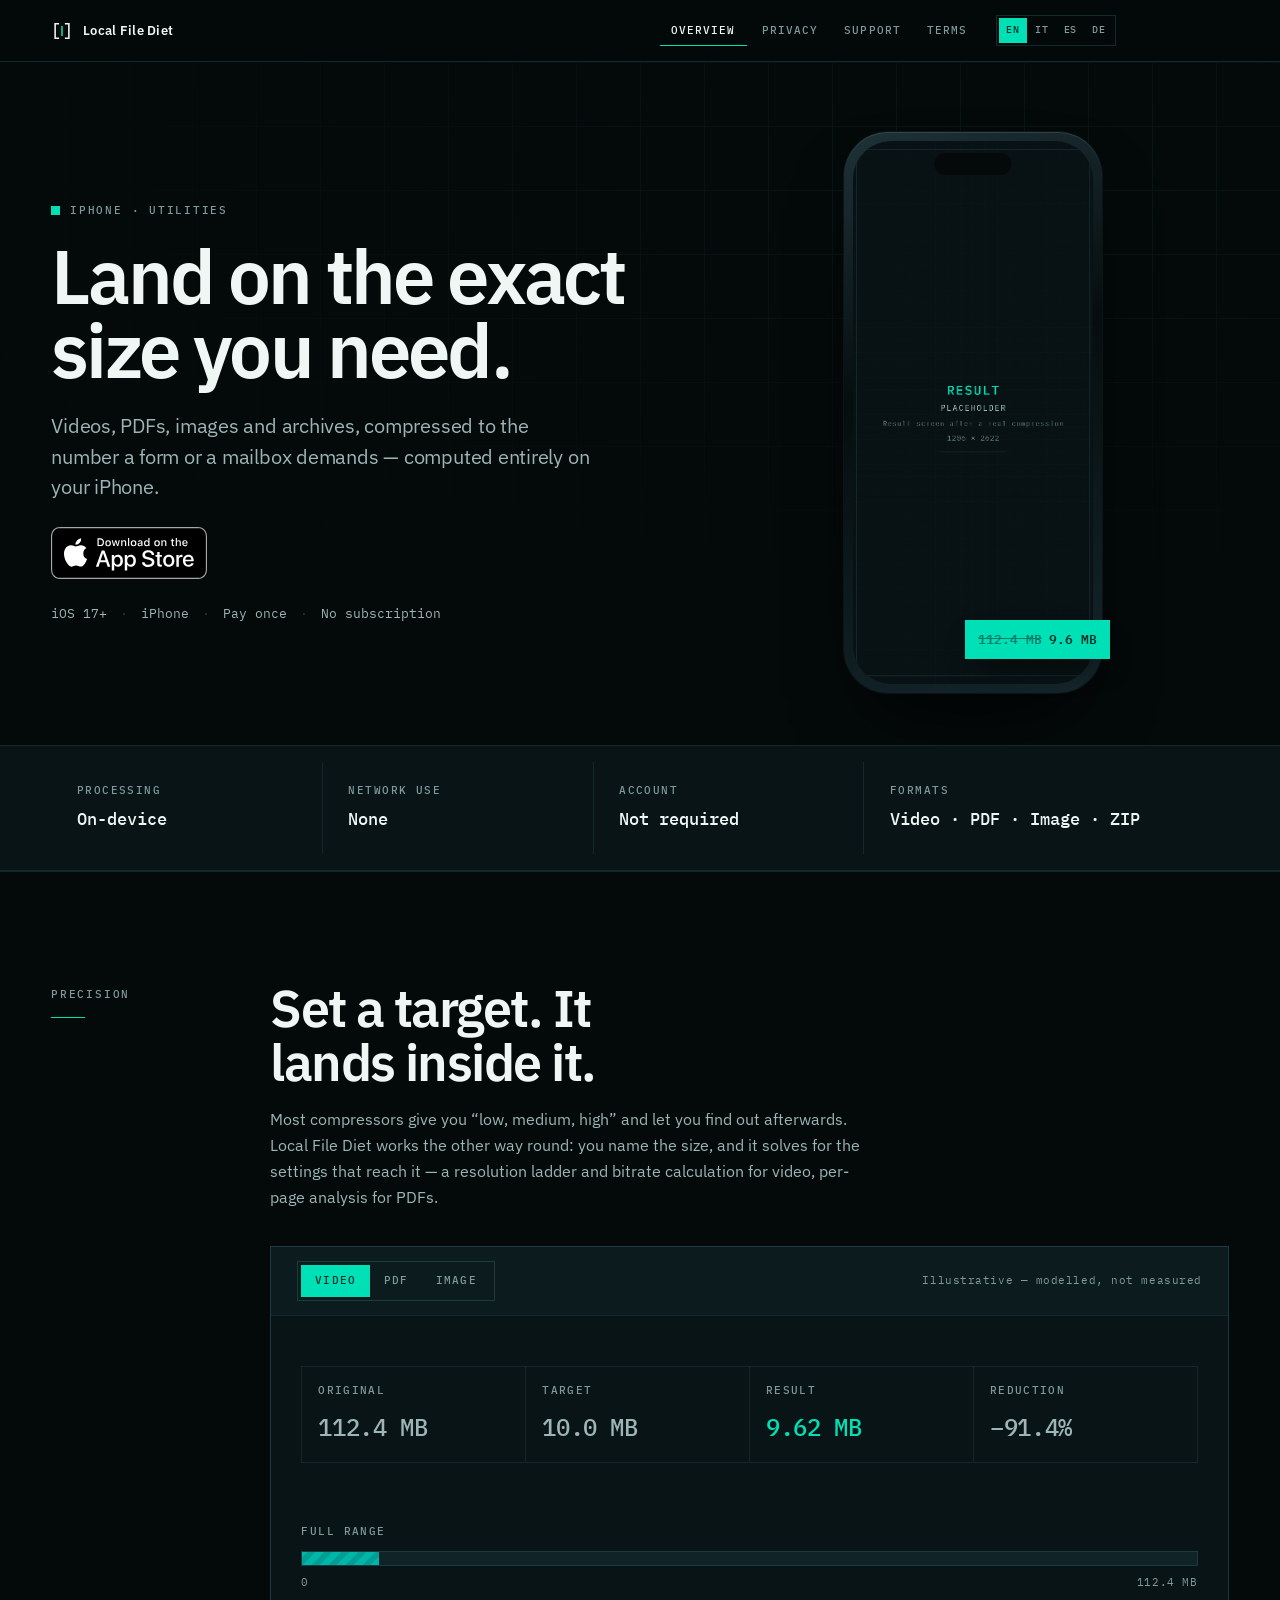
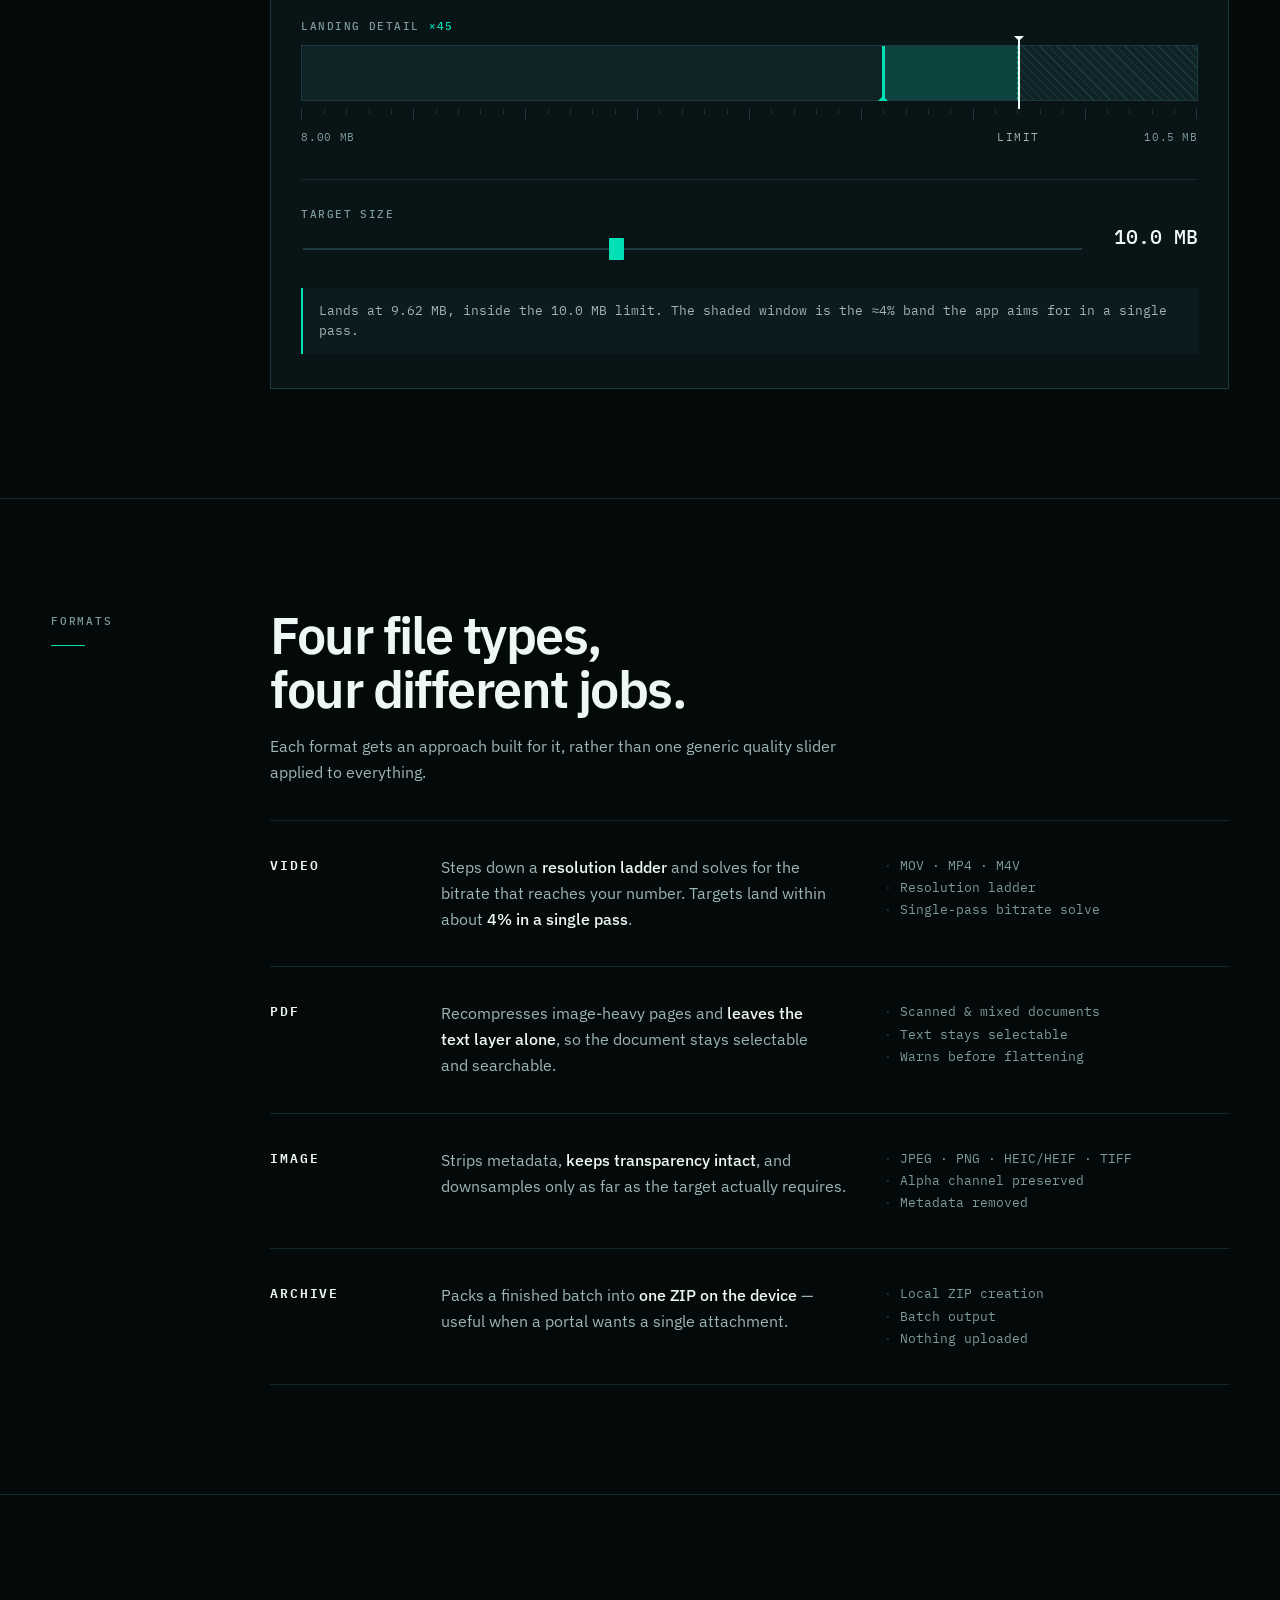
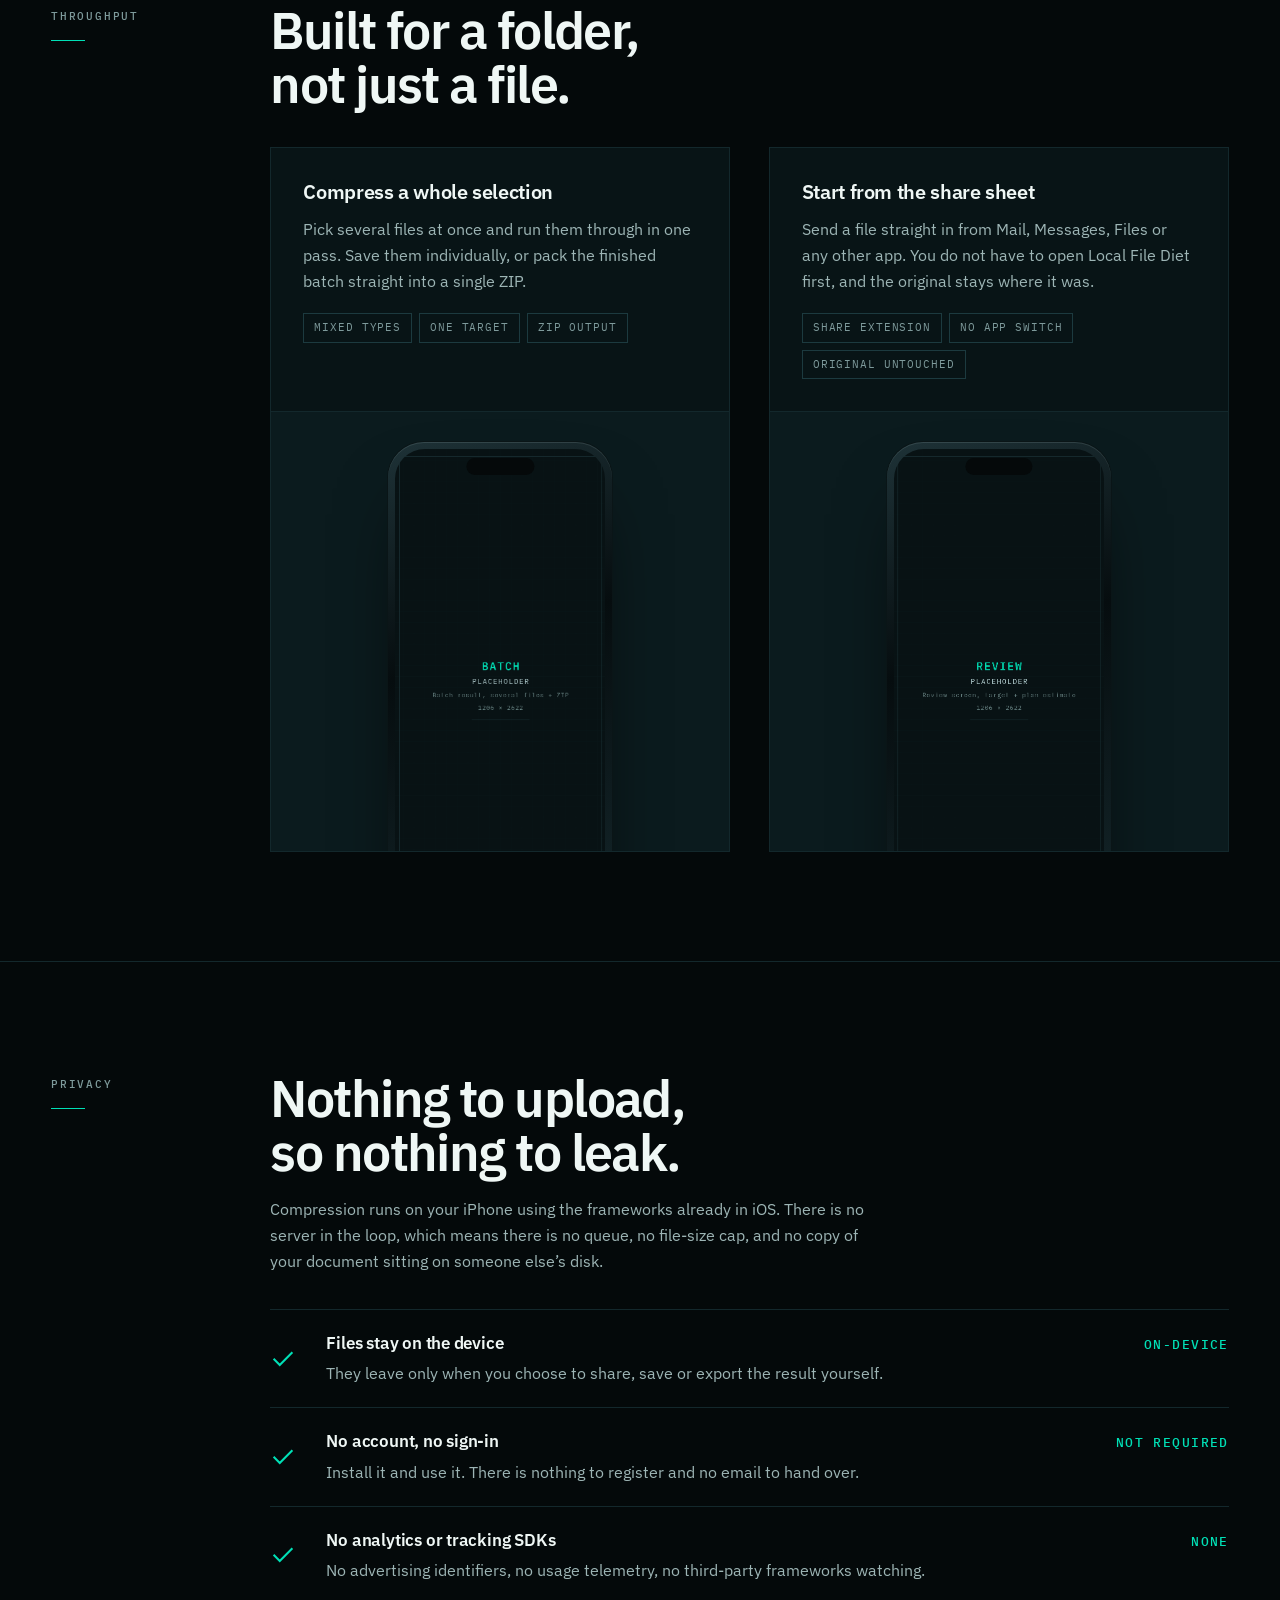
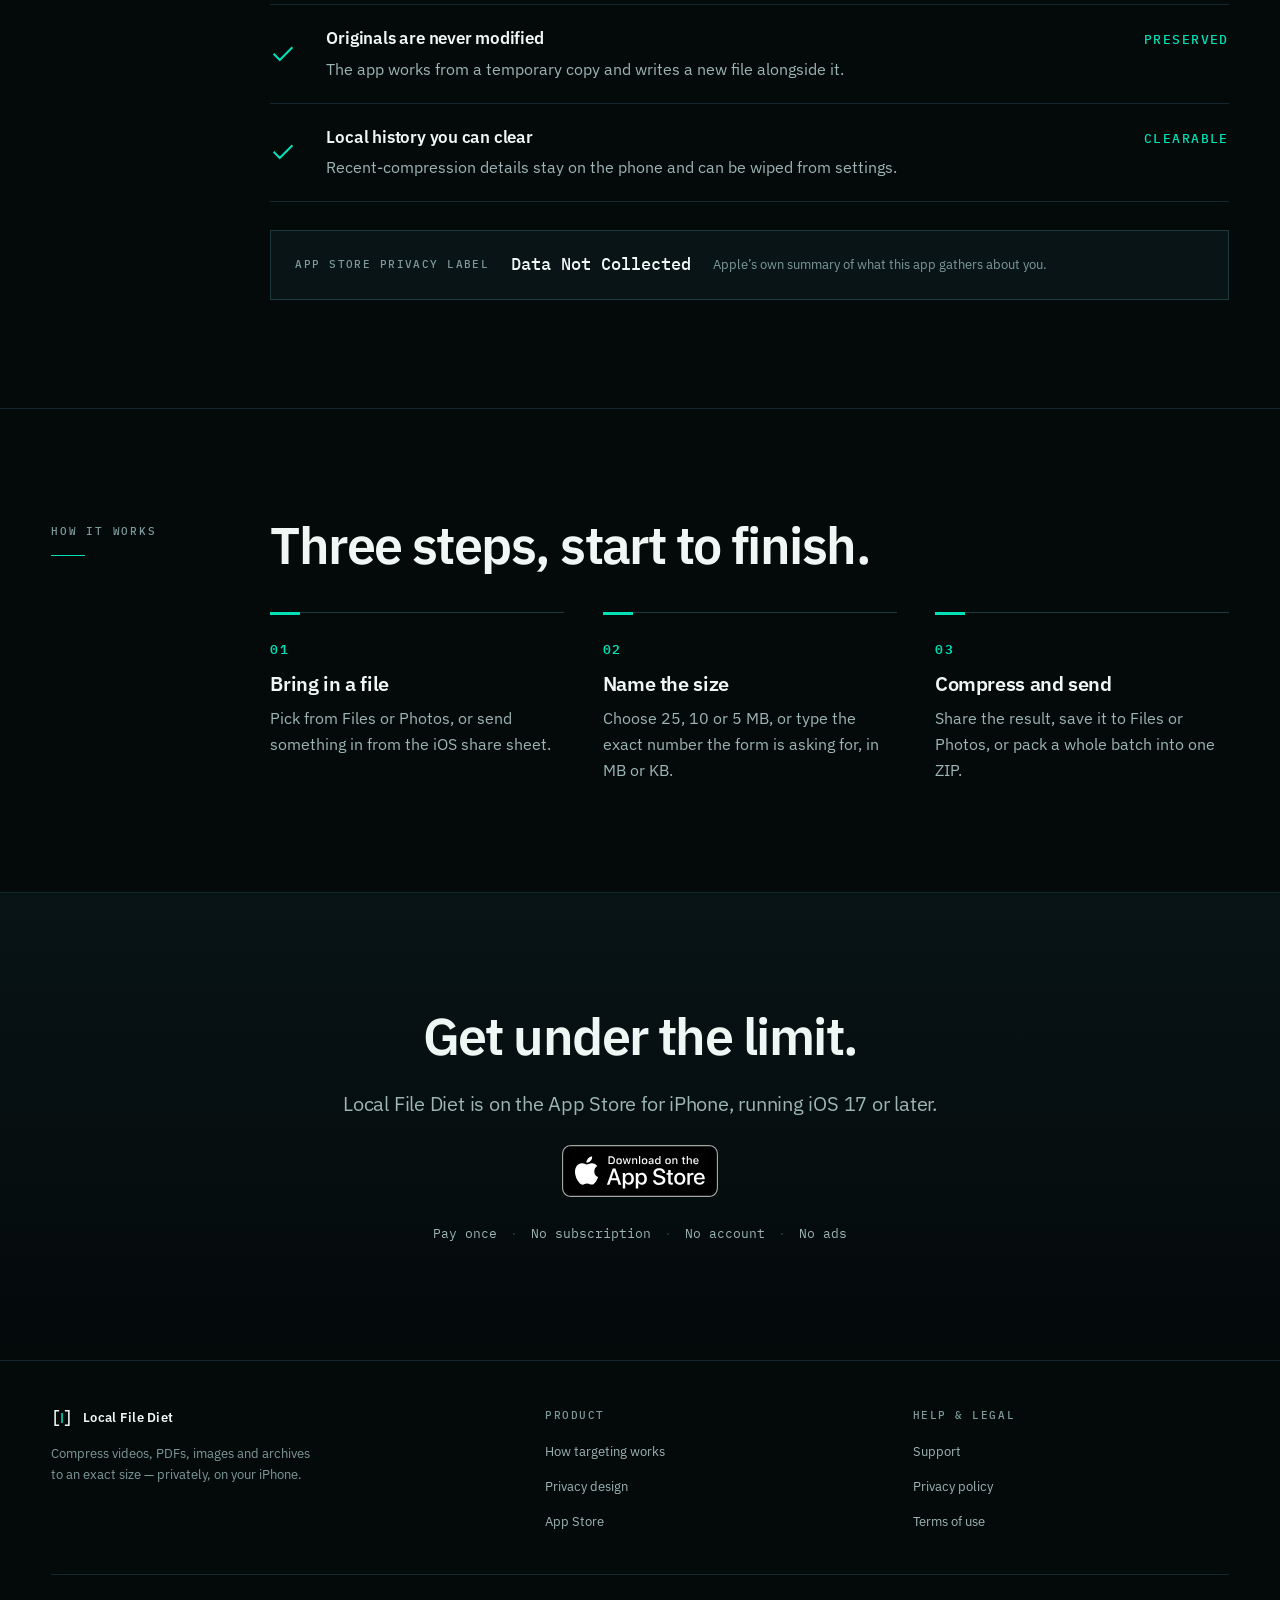
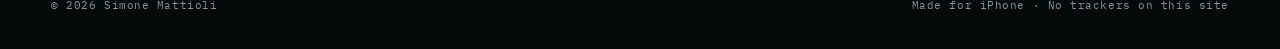
<file: docs/index.html>
<!doctype html>
<html lang="en">
<head>
<meta charset="utf-8">
<meta name="viewport" content="width=device-width, initial-scale=1, viewport-fit=cover">
<title>Local File Diet — Compress files to an exact size, on your iPhone</title>
<meta name="description" content="Compress videos, PDFs, images and archives to the exact size a form or mailbox demands. Everything runs on your iPhone: no uploads, no account, no tracking.">
<link rel="canonical" href="https://simo-hue.github.io/Local-File-Diet/">
<link rel="alternate" hreflang="en" href="https://simo-hue.github.io/Local-File-Diet/">
<link rel="alternate" hreflang="it" href="https://simo-hue.github.io/Local-File-Diet/it/">
<link rel="alternate" hreflang="es" href="https://simo-hue.github.io/Local-File-Diet/es/">
<link rel="alternate" hreflang="de" href="https://simo-hue.github.io/Local-File-Diet/de/">
<link rel="alternate" hreflang="x-default" href="https://simo-hue.github.io/Local-File-Diet/">
<meta name="apple-itunes-app" content="app-id=6773253471">
<meta name="theme-color" content="#04090a">
<meta property="og:type" content="website">
<meta property="og:site_name" content="Local File Diet">
<meta property="og:title" content="Local File Diet — Compress files to an exact size">
<meta property="og:description" content="Videos, PDFs, images and archives, compressed to the number you need. Entirely on your iPhone.">
<meta property="og:url" content="https://simo-hue.github.io/Local-File-Diet/">
<meta property="og:image" content="https://simo-hue.github.io/Local-File-Diet/assets/og.png">
<meta property="og:image:width" content="1200">
<meta property="og:image:height" content="630">
<meta property="og:locale" content="en">
<meta name="twitter:card" content="summary_large_image">
<meta name="twitter:title" content="Local File Diet — Compress files to an exact size">
<meta name="twitter:description" content="Videos, PDFs, images and archives, compressed to the number you need. Entirely on your iPhone.">
<meta name="twitter:image" content="https://simo-hue.github.io/Local-File-Diet/assets/og.png">
<link rel="icon" href="assets/icon-64.png" type="image/png" sizes="64x64">
<link rel="apple-touch-icon" href="assets/apple-touch-icon.png">
<link rel="preload" href="assets/fonts/ibm-plex-sans-latin-wght-normal.woff2" as="font" type="font/woff2" crossorigin>
<link rel="preload" href="assets/fonts/ibm-plex-mono-latin-500-normal.woff2" as="font" type="font/woff2" crossorigin>
<link rel="stylesheet" href="assets/site.css?v=3">
<script type="application/ld+json">
{
  "@context": "https://schema.org",
  "@type": "SoftwareApplication",
  "name": "Local File Diet",
  "applicationCategory": "UtilitiesApplication",
  "operatingSystem": "iOS 17.0 or later",
  "softwareVersion": "2.0",
  "url": "https://simo-hue.github.io/Local-File-Diet/",
  "installUrl": "https://apps.apple.com/app/id6773253471",
  "image": "https://simo-hue.github.io/Local-File-Diet/assets/icon-512.png",
  "inLanguage": "en",
  "description": "Compress videos, PDFs, images and archives to the exact size a form or mailbox demands. Everything runs on your iPhone: no uploads, no account, no tracking.",
  "author": {
    "@type": "Person",
    "@id": "https://simo-hue.github.io/#person",
    "name": "Simone Mattioli"
  },
  "publisher": {
    "@id": "https://simo-hue.github.io/#person"
  },
  "identifier": {
    "@type": "PropertyValue",
    "propertyID": "App Store ID",
    "value": "6773253471"
  },
  "sameAs": "https://apps.apple.com/app/local-file-diet/id6773253471",
  "offers": {
    "@type": "Offer",
    "price": "2.99",
    "priceCurrency": "USD",
    "availability": "https://schema.org/InStock",
    "url": "https://apps.apple.com/app/local-file-diet/id6773253471"
  }
}
</script>
</head>
<body>
<a class="skip" href="#main">Skip to content</a>

<header class="masthead">
  <div class="shell masthead-in">
    <a class="brand" href="index.html"><svg class="brand-mark" viewBox="0 0 24 24" fill="none" aria-hidden="true"><path class="jaw" d="M8 4H4.5v16H8M16 4h3.5v16H16" stroke-width="1.7" stroke-linecap="square"/><path class="target" d="M12 7.5v9" stroke-width="1.7" stroke-linecap="square"/></svg><span>Local File Diet</span></a>

    <nav class="nav" aria-label="Overview">
        <a href="index.html">Overview</a>
        <a href="privacy.html">Privacy</a>
        <a href="support.html">Support</a>
        <a href="terms.html">Terms</a>
    </nav>

    <div class="masthead-end">
      <nav class="langs" aria-label="Language">
        <a href="index.html" hreflang="en" aria-current="true">EN</a>
        <a href="it/index.html" hreflang="it">IT</a>
        <a href="es/index.html" hreflang="es">ES</a>
        <a href="de/index.html" hreflang="de">DE</a>
      </nav>
      <a class="head-cta" href="https://apps.apple.com/app/id6773253471">App&nbsp;Store</a>
    </div>
  </div>
</header>

<main id="main">

  <section class="hero" data-scroll-trigger>
    <div class="shell hero-in">
      <div class="hero-copy">
        <p class="label">iPhone · Utilities</p>
        <h1>Land on the exact size you need.</h1>
        <p class="lead">Videos, PDFs, images and archives, compressed to the number a form or a mailbox demands — computed entirely on your iPhone.</p>
        <div class="cta-row"><a class="badge" href="https://apps.apple.com/app/id6773253471"><img src="assets/badges/appstore-en-us.svg" alt="Download Local File Diet on the App Store" width="158" height="52"></a></div>
        <ul class="hero-note">
          <li>iOS 17+</li>
          <li>iPhone</li>
          <li>Pay once</li>
          <li>No subscription</li>
        </ul>
      </div>

      <div class="device-stage">
        <div class="device">
          <div class="device-screen">
            <img src="assets/shots/result.png" alt="The result screen in Local File Diet, showing a compressed file and its new size." width="1206" height="2622" fetchpriority="high">
          </div>
          <p class="device-tag num"><s>112.4 MB</s> 9.6 MB</p>
        </div>
      </div>
    </div>
  </section>

  <div class="specstrip">
    <dl class="shell specstrip-in">
      <div class="spec"><dt>Processing</dt><dd>On-device</dd></div>
      <div class="spec"><dt>Network use</dt><dd>None</dd></div>
      <div class="spec"><dt>Account</dt><dd>Not required</dd></div>
      <div class="spec"><dt>Formats</dt><dd>Video · PDF · Image · ZIP</dd></div>
    </dl>
  </div>

  <section class="band" id="precision">
    <div class="shell band-in">
      <div class="rail"><p class="label">Precision</p></div>
      <div class="rv">
        <div class="band-head">
          <h2>Set a target. It lands inside it.</h2>
          <p class="prose">Most compressors give you “low, medium, high” and let you find out afterwards. Local File Diet works the other way round: you name the size, and it solves for the settings that reach it — a resolution ladder and bitrate calculation for video, per-page analysis for PDFs.</p>
        </div>

        <div class="instrument" data-instrument
             data-msg-ok="Lands at {result}, inside the {target} limit. The shaded window is the ≈4% band the app aims for in a single pass."
             data-msg-over="Target is the original size — nothing to do. The app tells you when a file is already small enough instead of recompressing it.">
          <div class="instrument-bar">
            <div class="seg" data-seg role="radiogroup" aria-label="File type">
              <button type="button" role="radio" data-kind="video" aria-checked="true" tabindex="0">Video</button>
              <button type="button" role="radio" data-kind="pdf" aria-checked="false" tabindex="-1">PDF</button>
              <button type="button" role="radio" data-kind="image" aria-checked="false" tabindex="-1">Image</button>
            </div>
            <p class="disclaim">Illustrative — modelled, not measured</p>
          </div>

          <div class="instrument-body">
            <dl class="readout">
              <div class="ro"><dt>Original</dt><dd data-out-original>112.4 MB</dd></div>
              <div class="ro"><dt>Target</dt><dd data-out-target>10.0 MB</dd></div>
              <div class="ro ro-sig"><dt>Result</dt><dd data-out-result>9.62 MB</dd></div>
              <div class="ro"><dt>Reduction</dt><dd data-out-delta>−91.4%</dd></div>
            </dl>

            <div class="scale">
              <div class="scale-row">
                <p class="scale-cap">Full range</p>
                <div class="track track-coarse">
                  <div class="scale-fill" data-scale-fill style="width:8.6%"></div>
                </div>
                <div class="scale-legend"><span>0</span><span data-legend-max>112.4 MB</span></div>
              </div>

              <div class="scale-row">
                <p class="scale-cap">Landing detail <em data-zoom>×45</em></p>
                <div class="track track-detail">
                  <div class="detail-over" aria-hidden="true"></div>
                  <div class="detail-band" data-detail-band style="left:64.8%;width:15.2%"></div>
                  <div class="detail-result" data-detail-result style="left:64.8%"></div>
                  <div class="detail-limit" aria-hidden="true"></div>
                </div>
                <div class="scale-ticks" data-ticks aria-hidden="true"></div>
                <div class="scale-legend">
                  <span data-detail-lo>8.00 MB</span>
                  <span class="legend-mid">Limit</span>
                  <span data-detail-hi>10.5 MB</span>
                </div>
              </div>
            </div>

            <div class="slider-row">
              <div>
                <label class="slider-lab" for="target">Target size</label>
                <input id="target" type="range" min="0" max="240" value="120" step="1"
                       data-slider aria-describedby="verdict">
              </div>
              <output class="slider-val" data-slider-val for="target">10.0 MB</output>
            </div>

            <p class="verdict" id="verdict" data-verdict data-state="ok" role="status"></p>
          </div>
        </div>
      </div>
    </div>
  </section>

  <section class="band" id="formats">
    <div class="shell band-in">
      <div class="rail"><p class="label">Formats</p></div>
      <div class="rv">
        <div class="band-head">
          <h2>Four file types, four different jobs.</h2>
          <p class="prose">Each format gets an approach built for it, rather than one generic quality slider applied to everything.</p>
        </div>
        <div class="formats">
          <article class="format">
            <p class="format-name">Video</p>
            <p class="format-what">Steps down a <b>resolution ladder</b> and solves for the bitrate that reaches your number. Targets land within about <b>4% in a single pass</b>.</p>
            <p class="format-spec"><span>MOV · MP4 · M4V</span><span>Resolution ladder</span><span>Single-pass bitrate solve</span></p>
          </article>
          <article class="format">
            <p class="format-name">PDF</p>
            <p class="format-what">Recompresses image-heavy pages and <b>leaves the text layer alone</b>, so the document stays selectable and searchable.</p>
            <p class="format-spec"><span>Scanned &amp; mixed documents</span><span>Text stays selectable</span><span>Warns before flattening</span></p>
          </article>
          <article class="format">
            <p class="format-name">Image</p>
            <p class="format-what">Strips metadata, <b>keeps transparency intact</b>, and downsamples only as far as the target actually requires.</p>
            <p class="format-spec"><span>JPEG · PNG · HEIC/HEIF · TIFF</span><span>Alpha channel preserved</span><span>Metadata removed</span></p>
          </article>
          <article class="format">
            <p class="format-name">Archive</p>
            <p class="format-what">Packs a finished batch into <b>one ZIP on the device</b> — useful when a portal wants a single attachment.</p>
            <p class="format-spec"><span>Local ZIP creation</span><span>Batch output</span><span>Nothing uploaded</span></p>
          </article>
        </div>
      </div>
    </div>
  </section>

  <section class="band" id="batch">
    <div class="shell band-in">
      <div class="rail"><p class="label">Throughput</p></div>
      <div class="rv">
        <div class="band-head"><h2>Built for a folder, not just a file.</h2></div>
        <div class="duo">
          <article class="panel">
            <div class="panel-body">
              <h3>Compress a whole selection</h3>
              <p class="prose">Pick several files at once and run them through in one pass. Save them individually, or pack the finished batch straight into a single ZIP.</p>
              <div class="chips"><span class="chip">Mixed types</span><span class="chip">One target</span><span class="chip">ZIP output</span></div>
            </div>
            <div class="panel-shot panel-shot-clip">
              <div class="device"><div class="device-screen">
                <img src="assets/shots/batch.png" alt="The batch result screen listing several compressed files." width="1206" height="2622" loading="lazy">
              </div></div>
            </div>
          </article>
          <article class="panel">
            <div class="panel-body">
              <h3>Start from the share sheet</h3>
              <p class="prose">Send a file straight in from Mail, Messages, Files or any other app. You do not have to open Local File Diet first, and the original stays where it was.</p>
              <div class="chips"><span class="chip">Share extension</span><span class="chip">No app switch</span><span class="chip">Original untouched</span></div>
            </div>
            <div class="panel-shot panel-shot-clip">
              <div class="device"><div class="device-screen">
                <img src="assets/shots/review.png" alt="The review screen showing a chosen target size and the estimated plan." width="1206" height="2622" loading="lazy">
              </div></div>
            </div>
          </article>
        </div>
      </div>
    </div>
  </section>

  <section class="band" id="privacy">
    <div class="shell band-in">
      <div class="rail"><p class="label">Privacy</p></div>
      <div class="rv">
        <div class="band-head">
          <h2>Nothing to upload, so nothing to leak.</h2>
          <p class="prose">Compression runs on your iPhone using the frameworks already in iOS. There is no server in the loop, which means there is no queue, no file-size cap, and no copy of your document sitting on someone else’s disk.</p>
        </div>
        <div class="claims">
          <div class="claim"><svg class="claim-tick" viewBox="0 0 24 24" fill="none" aria-hidden="true"><path d="M4 12.5l5 5L20 6.5" stroke="currentColor" stroke-width="1.9" stroke-linecap="square"/></svg>
            <p class="claim-txt"><strong>Files stay on the device</strong><span>They leave only when you choose to share, save or export the result yourself.</span></p>
            <p class="claim-val">On-device</p>
          </div>
          <div class="claim"><svg class="claim-tick" viewBox="0 0 24 24" fill="none" aria-hidden="true"><path d="M4 12.5l5 5L20 6.5" stroke="currentColor" stroke-width="1.9" stroke-linecap="square"/></svg>
            <p class="claim-txt"><strong>No account, no sign-in</strong><span>Install it and use it. There is nothing to register and no email to hand over.</span></p>
            <p class="claim-val">Not required</p>
          </div>
          <div class="claim"><svg class="claim-tick" viewBox="0 0 24 24" fill="none" aria-hidden="true"><path d="M4 12.5l5 5L20 6.5" stroke="currentColor" stroke-width="1.9" stroke-linecap="square"/></svg>
            <p class="claim-txt"><strong>No analytics or tracking SDKs</strong><span>No advertising identifiers, no usage telemetry, no third-party frameworks watching.</span></p>
            <p class="claim-val">None</p>
          </div>
          <div class="claim"><svg class="claim-tick" viewBox="0 0 24 24" fill="none" aria-hidden="true"><path d="M4 12.5l5 5L20 6.5" stroke="currentColor" stroke-width="1.9" stroke-linecap="square"/></svg>
            <p class="claim-txt"><strong>Originals are never modified</strong><span>The app works from a temporary copy and writes a new file alongside it.</span></p>
            <p class="claim-val">Preserved</p>
          </div>
          <div class="claim"><svg class="claim-tick" viewBox="0 0 24 24" fill="none" aria-hidden="true"><path d="M4 12.5l5 5L20 6.5" stroke="currentColor" stroke-width="1.9" stroke-linecap="square"/></svg>
            <p class="claim-txt"><strong>Local history you can clear</strong><span>Recent-compression details stay on the phone and can be wiped from settings.</span></p>
            <p class="claim-val">Clearable</p>
          </div>
        </div>
        <div class="nutrition">
          <span class="nutrition-k">App Store privacy label</span>
          <span class="nutrition-v">Data Not Collected</span>
          <p>Apple’s own summary of what this app gathers about you.</p>
        </div>
      </div>
    </div>
  </section>

  <section class="band" id="how">
    <div class="shell band-in">
      <div class="rail"><p class="label">How it works</p></div>
      <div class="rv">
        <div class="band-head"><h2>Three steps, start to finish.</h2></div>
        <ol class="steps">
          <li class="step">
            <span class="step-n">01</span>
            <h3>Bring in a file</h3>
            <p>Pick from Files or Photos, or send something in from the iOS share sheet.</p>
          </li>
          <li class="step">
            <span class="step-n">02</span>
            <h3>Name the size</h3>
            <p>Choose 25, 10 or 5 MB, or type the exact number the form is asking for, in MB or KB.</p>
          </li>
          <li class="step">
            <span class="step-n">03</span>
            <h3>Compress and send</h3>
            <p>Share the result, save it to Files or Photos, or pack a whole batch into one ZIP.</p>
          </li>
        </ol>
      </div>
    </div>
  </section>

  <section class="closer">
    <div class="shell closer-in">
      <h2>Get under the limit.</h2>
      <p class="lead">Local File Diet is on the App Store for iPhone, running iOS 17 or later.</p>
      <a class="badge" href="https://apps.apple.com/app/id6773253471"><img src="assets/badges/appstore-en-us.svg" alt="Download Local File Diet on the App Store" width="158" height="52"></a>
        <ul class="hero-note">
          <li>Pay once</li>
          <li>No subscription</li>
          <li>No account</li>
          <li>No ads</li>
        </ul>
    </div>
  </section>

</main>

<footer class="foot">
  <div class="shell">
    <div class="foot-in">
      <div class="foot-brand">
        <a class="brand" href="index.html"><svg class="brand-mark" viewBox="0 0 24 24" fill="none" aria-hidden="true"><path class="jaw" d="M8 4H4.5v16H8M16 4h3.5v16H16" stroke-width="1.7" stroke-linecap="square"/><path class="target" d="M12 7.5v9" stroke-width="1.7" stroke-linecap="square"/></svg><span>Local File Diet</span></a>
        <p>Compress videos, PDFs, images and archives to an exact size — privately, on your iPhone.</p>
      </div>

      <div>
        <h4>Product</h4>
        <ul>
          <li><a href="#precision">How targeting works</a></li>
          <li><a href="#privacy">Privacy design</a></li>
          <li><a href="https://apps.apple.com/app/id6773253471">App Store</a></li>
        </ul>
      </div>

      <div>
        <h4>Help &amp; legal</h4>
        <ul>
          <li><a href="support.html">Support</a></li>
          <li><a href="privacy.html">Privacy policy</a></li>
          <li><a href="terms.html">Terms of use</a></li>
        </ul>
      </div>
    </div>

    <div class="foot-base">
      <span>© <span data-year>2026</span> Simone Mattioli</span>
      <span>Made for iPhone · No trackers on this site</span>
    </div>
  </div>
</footer>

<div class="dock">
  <p class="dock-txt"><b>Local File Diet</b>Compress to an exact size</p>
  <a class="badge" href="https://apps.apple.com/app/id6773253471"><img src="assets/badges/appstore-en-us.svg" alt="Download Local File Diet on the App Store" width="115" height="38"></a>
</div>

<script src="assets/site.js?v=3" defer></script>
</body>
</html>
</file>
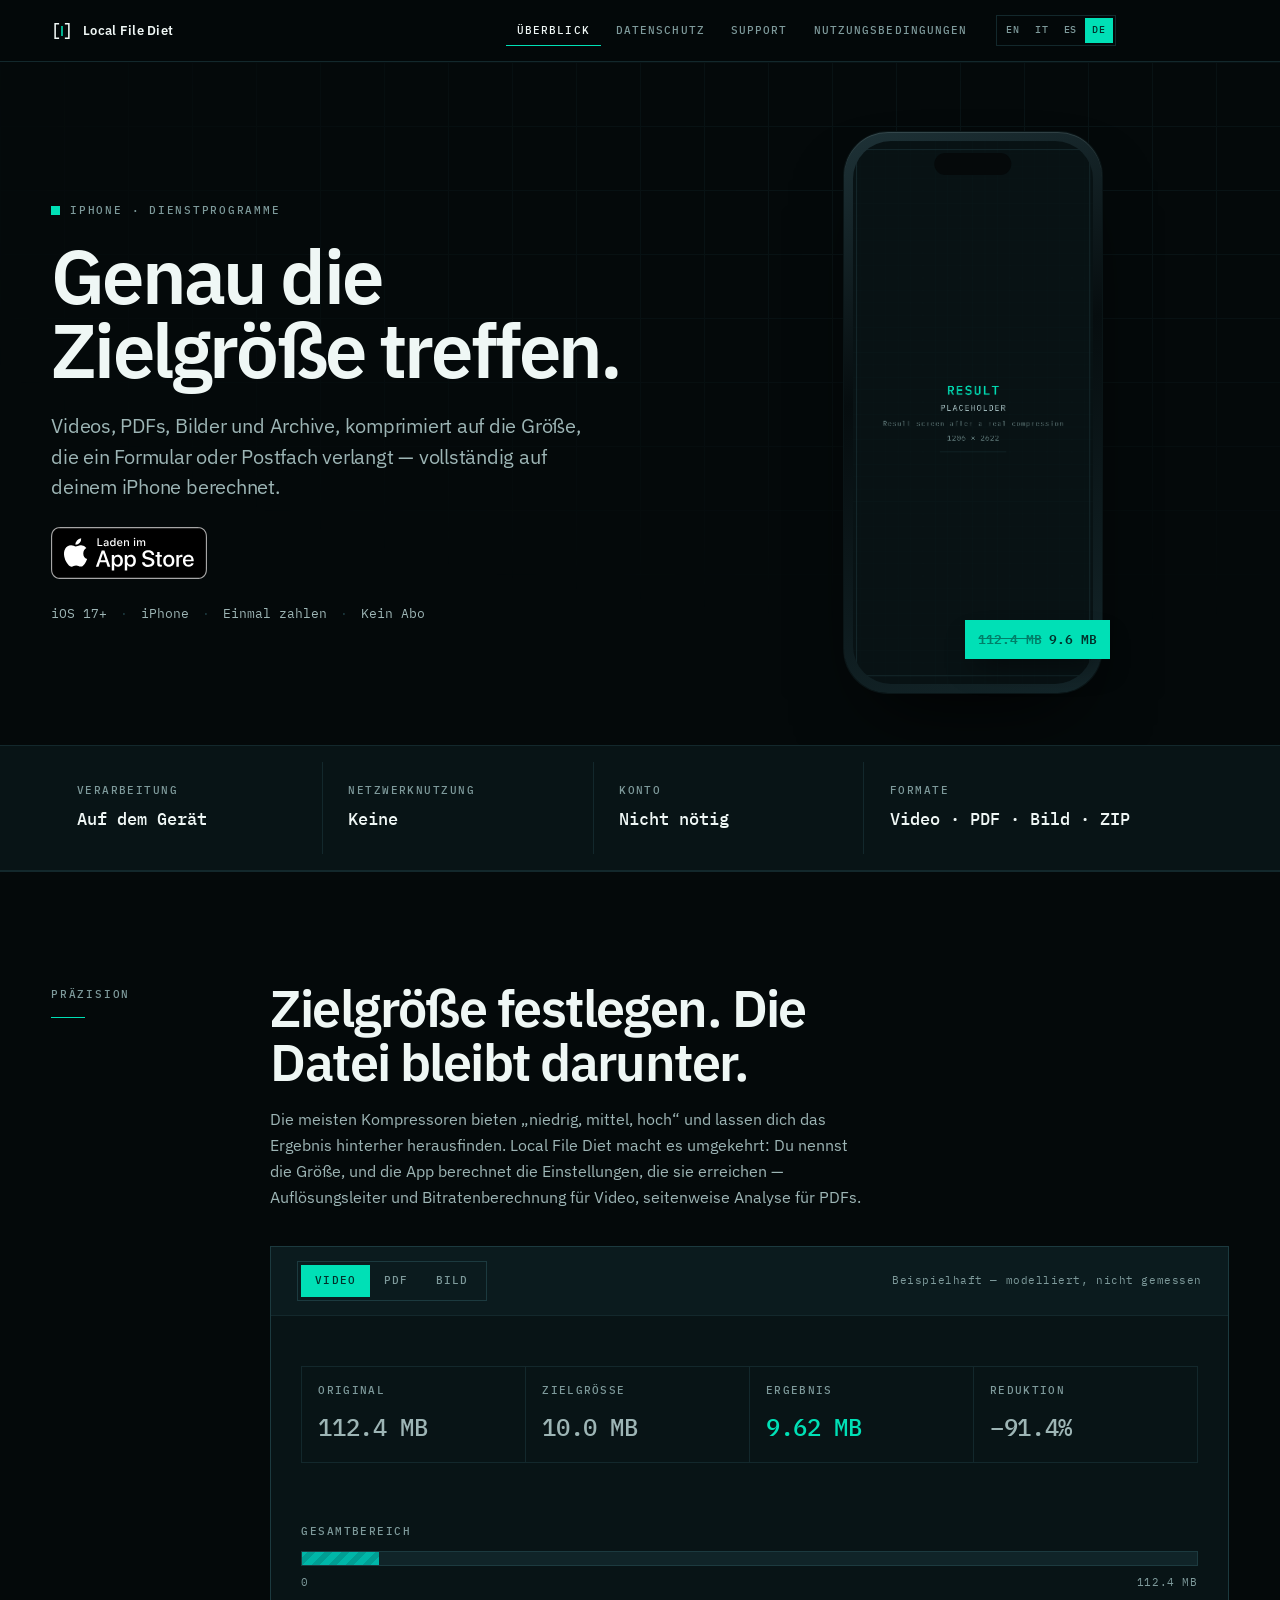
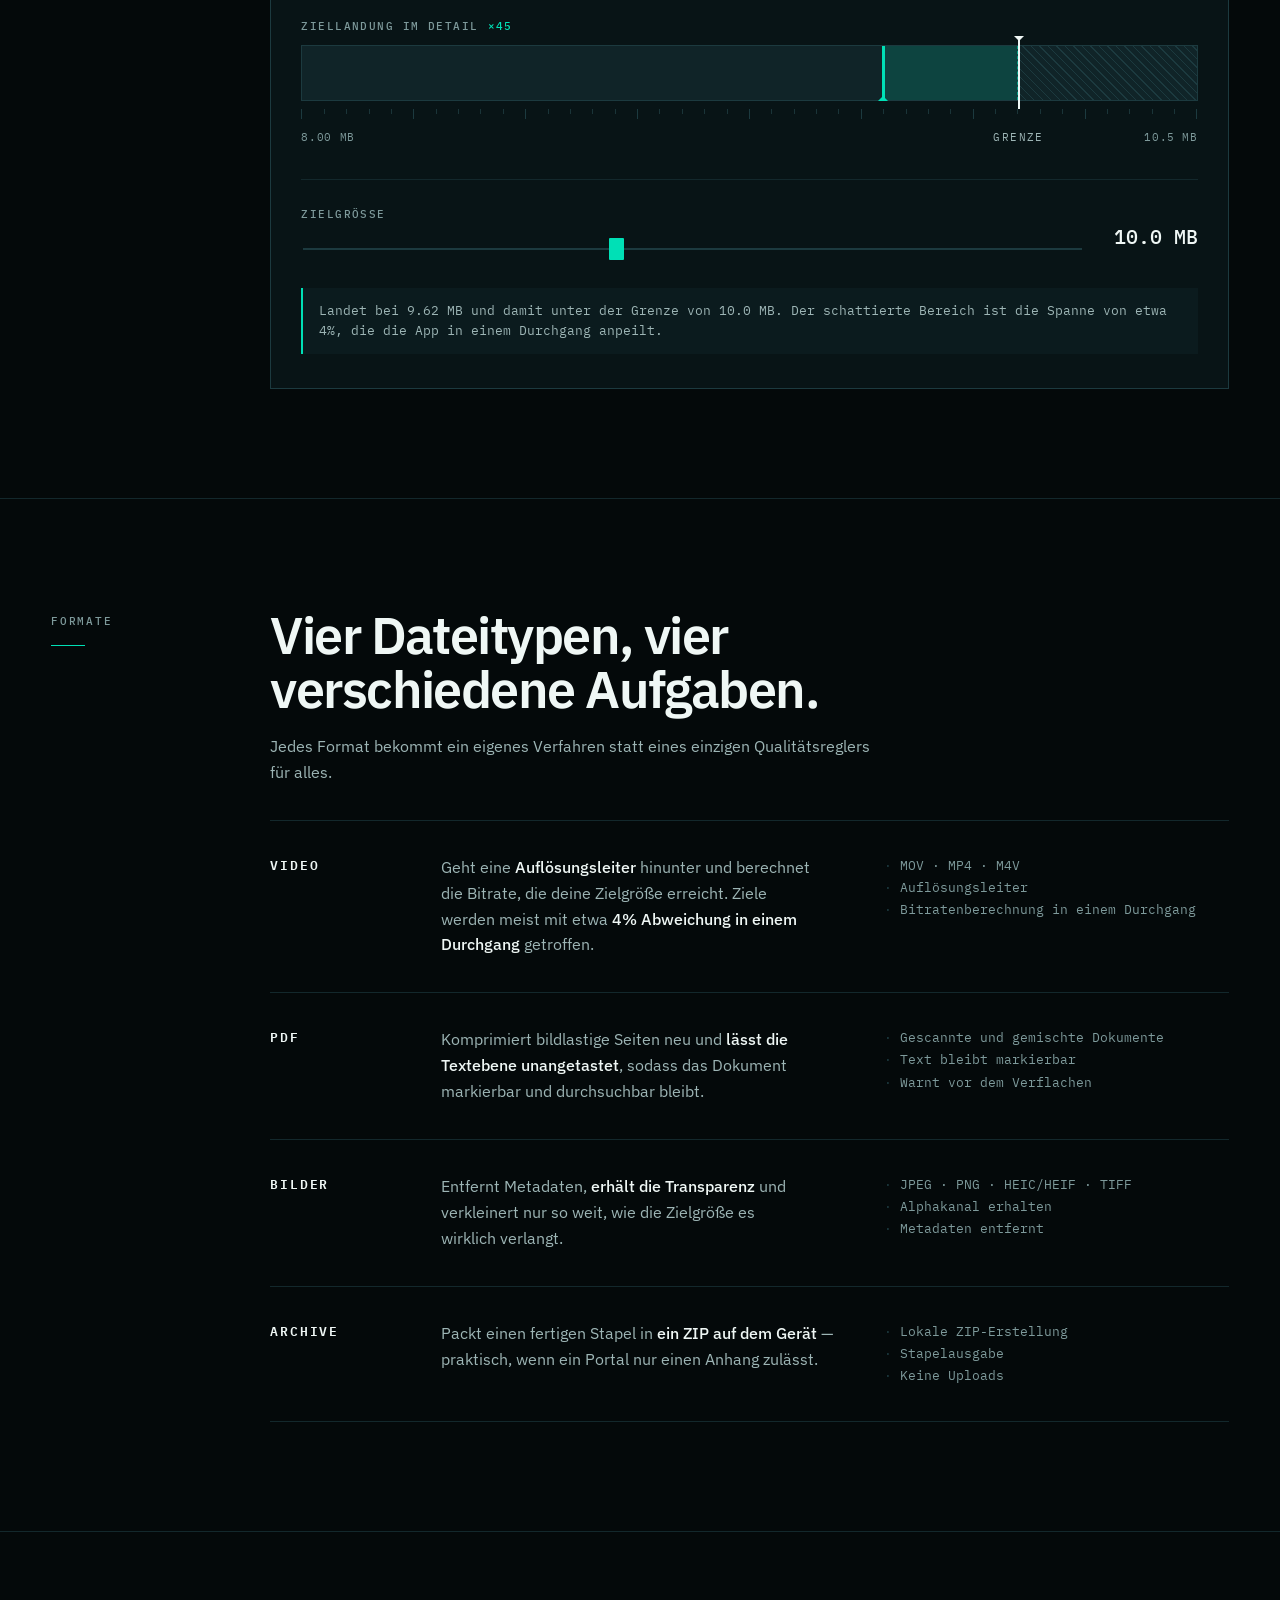
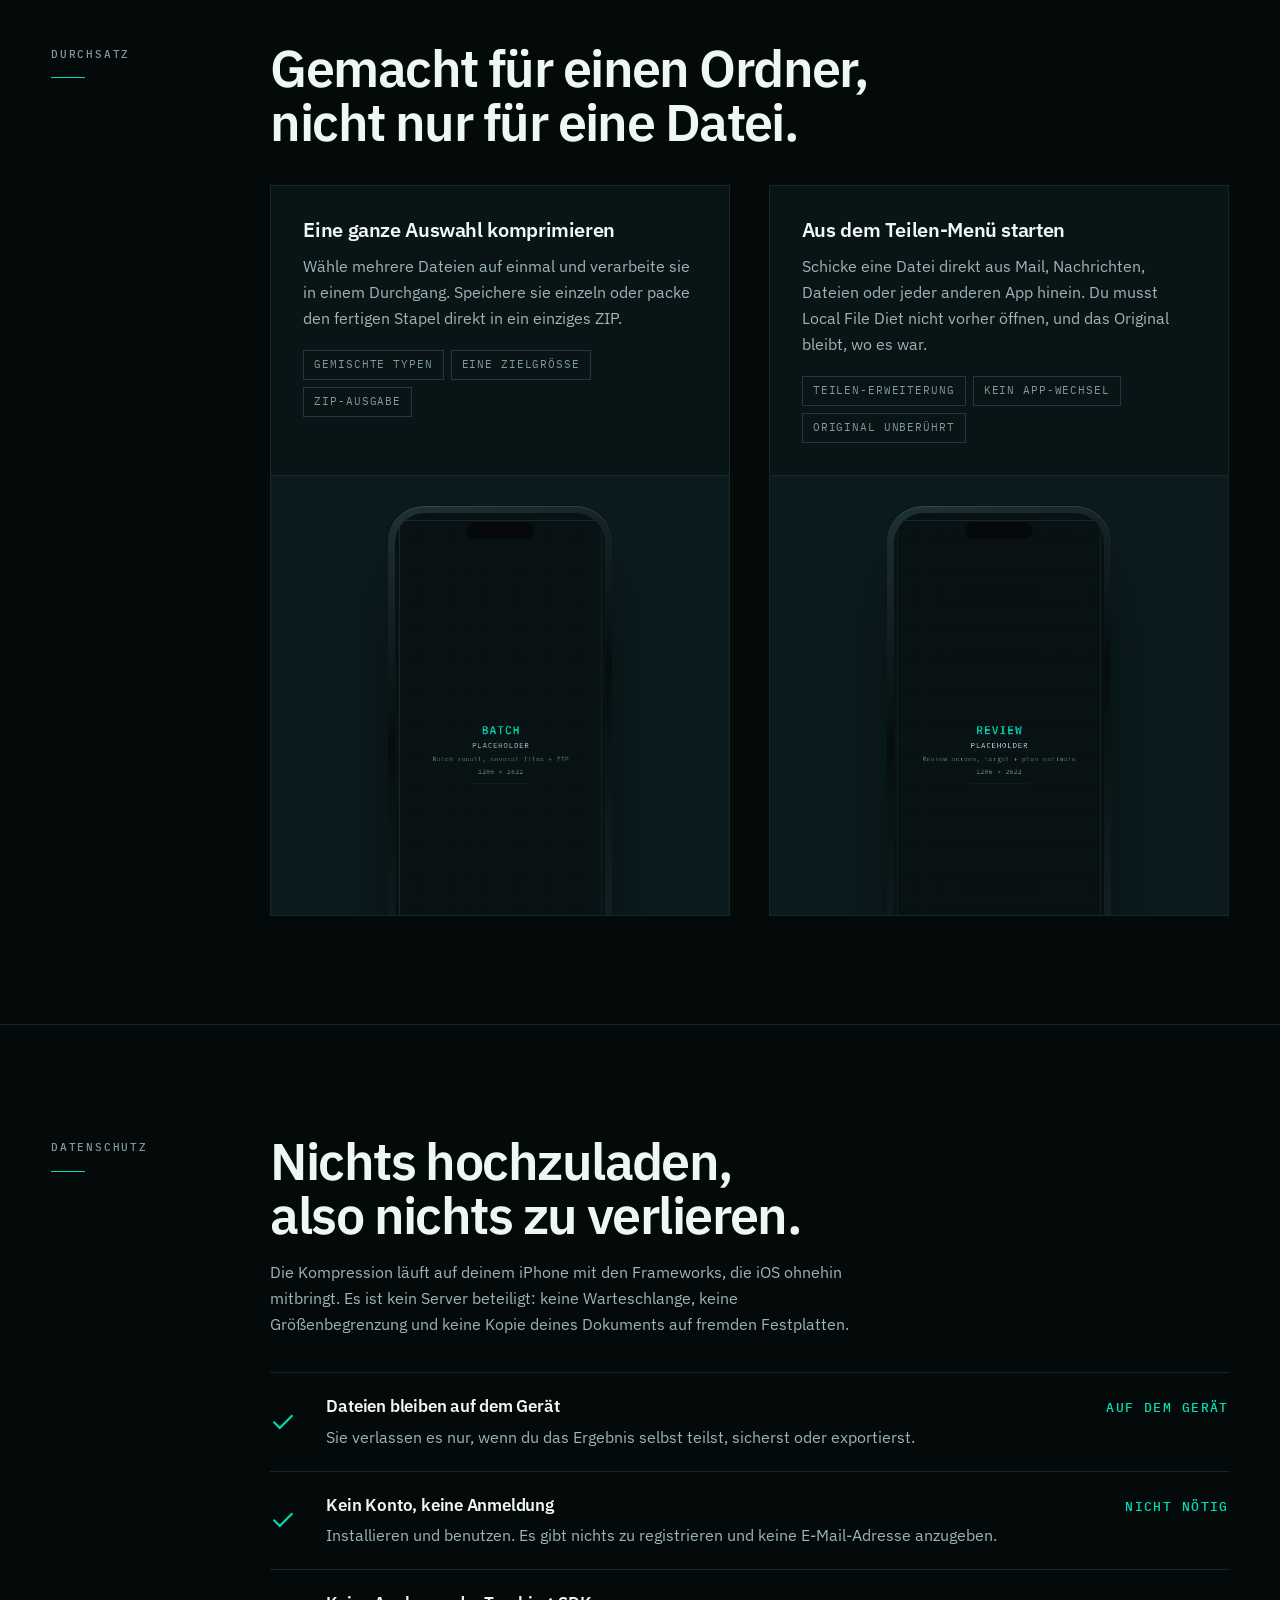
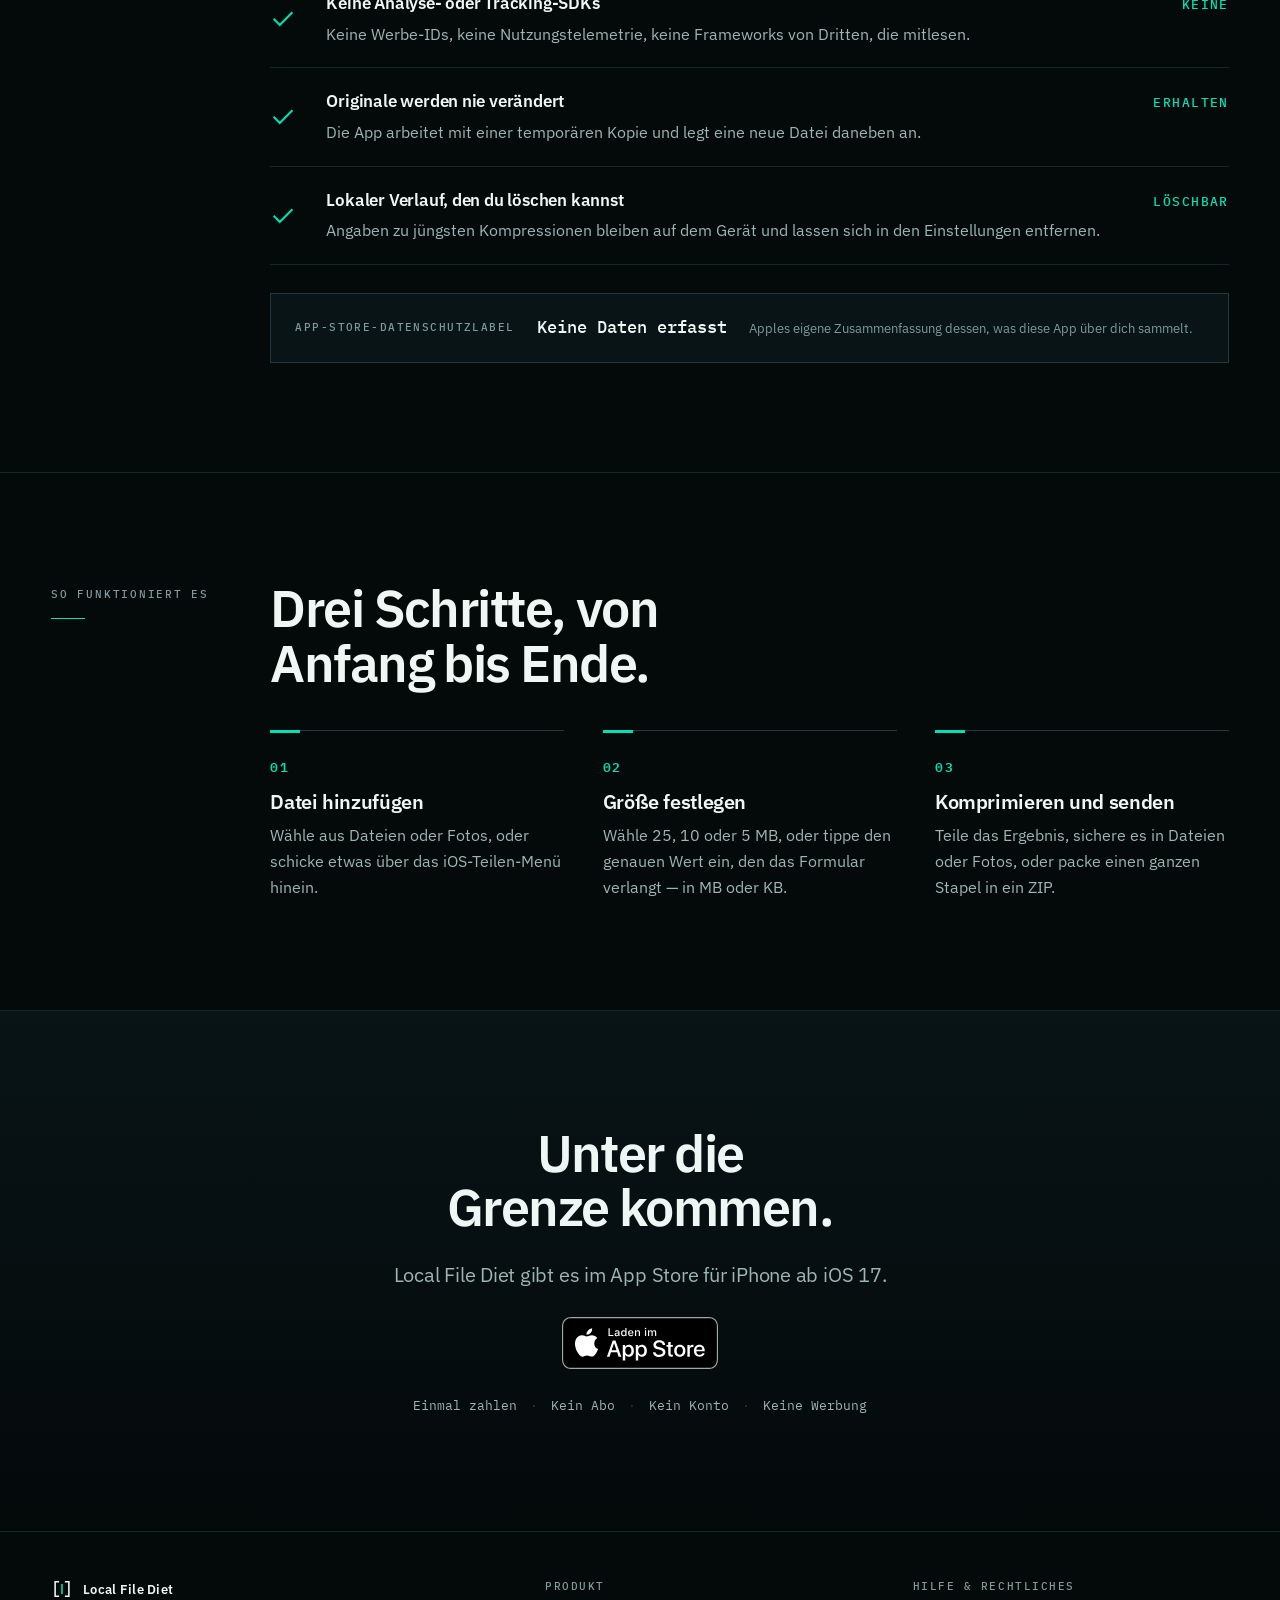
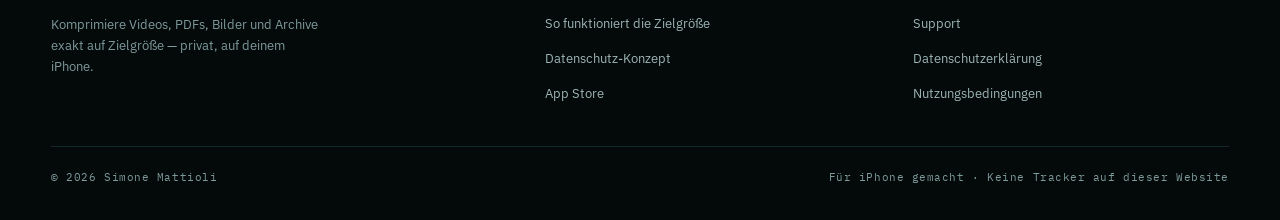
<file: docs/de/index.html>
<!doctype html>
<html lang="de">
<head>
<meta charset="utf-8">
<meta name="viewport" content="width=device-width, initial-scale=1, viewport-fit=cover">
<title>Local File Diet — Dateien exakt auf Zielgröße komprimieren, auf dem iPhone</title>
<meta name="description" content="Komprimiere Videos, PDFs, Bilder und Archive exakt auf die Größe, die ein Formular oder Postfach verlangt. Alles läuft auf deinem iPhone: keine Uploads, kein Konto, kein Tracking.">
<link rel="canonical" href="https://simo-hue.github.io/Local-File-Diet/de/">
<link rel="alternate" hreflang="en" href="https://simo-hue.github.io/Local-File-Diet/">
<link rel="alternate" hreflang="it" href="https://simo-hue.github.io/Local-File-Diet/it/">
<link rel="alternate" hreflang="es" href="https://simo-hue.github.io/Local-File-Diet/es/">
<link rel="alternate" hreflang="de" href="https://simo-hue.github.io/Local-File-Diet/de/">
<link rel="alternate" hreflang="x-default" href="https://simo-hue.github.io/Local-File-Diet/">
<meta name="apple-itunes-app" content="app-id=6773253471">
<meta name="theme-color" content="#04090a">
<meta property="og:type" content="website">
<meta property="og:site_name" content="Local File Diet">
<meta property="og:title" content="Local File Diet — Dateien exakt auf Zielgröße komprimieren">
<meta property="og:description" content="Videos, PDFs, Bilder und Archive, komprimiert auf die Größe, die du brauchst. Vollständig auf deinem iPhone.">
<meta property="og:url" content="https://simo-hue.github.io/Local-File-Diet/de/">
<meta property="og:image" content="https://simo-hue.github.io/Local-File-Diet/assets/og.png">
<meta property="og:image:width" content="1200">
<meta property="og:image:height" content="630">
<meta property="og:locale" content="de">
<meta name="twitter:card" content="summary_large_image">
<meta name="twitter:title" content="Local File Diet — Dateien exakt auf Zielgröße komprimieren">
<meta name="twitter:description" content="Videos, PDFs, Bilder und Archive, komprimiert auf die Größe, die du brauchst. Vollständig auf deinem iPhone.">
<meta name="twitter:image" content="https://simo-hue.github.io/Local-File-Diet/assets/og.png">
<link rel="icon" href="../assets/icon-64.png" type="image/png" sizes="64x64">
<link rel="apple-touch-icon" href="../assets/apple-touch-icon.png">
<link rel="preload" href="../assets/fonts/ibm-plex-sans-latin-wght-normal.woff2" as="font" type="font/woff2" crossorigin>
<link rel="preload" href="../assets/fonts/ibm-plex-mono-latin-500-normal.woff2" as="font" type="font/woff2" crossorigin>
<link rel="stylesheet" href="../assets/site.css?v=3">
<script type="application/ld+json">
{
  "@context": "https://schema.org",
  "@type": "SoftwareApplication",
  "name": "Local File Diet",
  "applicationCategory": "UtilitiesApplication",
  "operatingSystem": "iOS 17.0 or later",
  "softwareVersion": "2.0",
  "url": "https://simo-hue.github.io/Local-File-Diet/de/",
  "installUrl": "https://apps.apple.com/app/id6773253471",
  "image": "https://simo-hue.github.io/Local-File-Diet/assets/icon-512.png",
  "inLanguage": "de",
  "description": "Komprimiere Videos, PDFs, Bilder und Archive exakt auf die Größe, die ein Formular oder Postfach verlangt. Alles läuft auf deinem iPhone: keine Uploads, kein Konto, kein Tracking.",
  "author": {
    "@type": "Person",
    "@id": "https://simo-hue.github.io/#person",
    "name": "Simone Mattioli"
  },
  "publisher": {
    "@id": "https://simo-hue.github.io/#person"
  },
  "identifier": {
    "@type": "PropertyValue",
    "propertyID": "App Store ID",
    "value": "6773253471"
  },
  "sameAs": "https://apps.apple.com/app/local-file-diet/id6773253471",
  "offers": {
    "@type": "Offer",
    "price": "2.99",
    "priceCurrency": "USD",
    "availability": "https://schema.org/InStock",
    "url": "https://apps.apple.com/app/local-file-diet/id6773253471"
  }
}
</script>
</head>
<body>
<a class="skip" href="#main">Zum Inhalt springen</a>

<header class="masthead">
  <div class="shell masthead-in">
    <a class="brand" href="index.html"><svg class="brand-mark" viewBox="0 0 24 24" fill="none" aria-hidden="true"><path class="jaw" d="M8 4H4.5v16H8M16 4h3.5v16H16" stroke-width="1.7" stroke-linecap="square"/><path class="target" d="M12 7.5v9" stroke-width="1.7" stroke-linecap="square"/></svg><span>Local File Diet</span></a>

    <nav class="nav" aria-label="Überblick">
        <a href="index.html">Überblick</a>
        <a href="../privacy.html">Datenschutz</a>
        <a href="support.html">Support</a>
        <a href="../terms.html">Nutzungsbedingungen</a>
    </nav>

    <div class="masthead-end">
      <nav class="langs" aria-label="Sprache">
        <a href="../index.html" hreflang="en">EN</a>
        <a href="../it/index.html" hreflang="it">IT</a>
        <a href="../es/index.html" hreflang="es">ES</a>
        <a href="index.html" hreflang="de" aria-current="true">DE</a>
      </nav>
      <a class="head-cta" href="https://apps.apple.com/app/id6773253471">App&nbsp;Store</a>
    </div>
  </div>
</header>

<main id="main">

  <section class="hero" data-scroll-trigger>
    <div class="shell hero-in">
      <div class="hero-copy">
        <p class="label">iPhone · Dienstprogramme</p>
        <h1>Genau die Zielgröße treffen.</h1>
        <p class="lead">Videos, PDFs, Bilder und Archive, komprimiert auf die Größe, die ein Formular oder Postfach verlangt — vollständig auf deinem iPhone berechnet.</p>
        <div class="cta-row"><a class="badge" href="https://apps.apple.com/app/id6773253471"><img src="../assets/badges/appstore-de-de.svg" alt="Local File Diet im App Store laden" width="158" height="52"></a></div>
        <ul class="hero-note">
          <li>iOS 17+</li>
          <li>iPhone</li>
          <li>Einmal zahlen</li>
          <li>Kein Abo</li>
        </ul>
      </div>

      <div class="device-stage">
        <div class="device">
          <div class="device-screen">
            <img src="../assets/shots/result.png" alt="Der Ergebnisbildschirm von Local File Diet mit der komprimierten Datei und ihrer neuen Größe." width="1206" height="2622" fetchpriority="high">
          </div>
          <p class="device-tag num"><s>112.4 MB</s> 9.6 MB</p>
        </div>
      </div>
    </div>
  </section>

  <div class="specstrip">
    <dl class="shell specstrip-in">
      <div class="spec"><dt>Verarbeitung</dt><dd>Auf dem Gerät</dd></div>
      <div class="spec"><dt>Netzwerknutzung</dt><dd>Keine</dd></div>
      <div class="spec"><dt>Konto</dt><dd>Nicht nötig</dd></div>
      <div class="spec"><dt>Formate</dt><dd>Video · PDF · Bild · ZIP</dd></div>
    </dl>
  </div>

  <section class="band" id="precision">
    <div class="shell band-in">
      <div class="rail"><p class="label">Präzision</p></div>
      <div class="rv">
        <div class="band-head">
          <h2>Zielgröße festlegen. Die Datei bleibt darunter.</h2>
          <p class="prose">Die meisten Kompressoren bieten „niedrig, mittel, hoch“ und lassen dich das Ergebnis hinterher herausfinden. Local File Diet macht es umgekehrt: Du nennst die Größe, und die App berechnet die Einstellungen, die sie erreichen — Auflösungsleiter und Bitratenberechnung für Video, seitenweise Analyse für PDFs.</p>
        </div>

        <div class="instrument" data-instrument
             data-msg-ok="Landet bei {result} und damit unter der Grenze von {target}. Der schattierte Bereich ist die Spanne von etwa 4%, die die App in einem Durchgang anpeilt."
             data-msg-over="Die Zielgröße entspricht der Originalgröße — hier gibt es nichts zu tun. Die App sagt dir, wenn eine Datei bereits klein genug ist, statt sie erneut zu komprimieren.">
          <div class="instrument-bar">
            <div class="seg" data-seg role="radiogroup" aria-label="Dateityp">
              <button type="button" role="radio" data-kind="video" aria-checked="true" tabindex="0">Video</button>
              <button type="button" role="radio" data-kind="pdf" aria-checked="false" tabindex="-1">PDF</button>
              <button type="button" role="radio" data-kind="image" aria-checked="false" tabindex="-1">Bild</button>
            </div>
            <p class="disclaim">Beispielhaft — modelliert, nicht gemessen</p>
          </div>

          <div class="instrument-body">
            <dl class="readout">
              <div class="ro"><dt>Original</dt><dd data-out-original>112.4 MB</dd></div>
              <div class="ro"><dt>Zielgröße</dt><dd data-out-target>10.0 MB</dd></div>
              <div class="ro ro-sig"><dt>Ergebnis</dt><dd data-out-result>9.62 MB</dd></div>
              <div class="ro"><dt>Reduktion</dt><dd data-out-delta>−91.4%</dd></div>
            </dl>

            <div class="scale">
              <div class="scale-row">
                <p class="scale-cap">Gesamtbereich</p>
                <div class="track track-coarse">
                  <div class="scale-fill" data-scale-fill style="width:8.6%"></div>
                </div>
                <div class="scale-legend"><span>0</span><span data-legend-max>112.4 MB</span></div>
              </div>

              <div class="scale-row">
                <p class="scale-cap">Ziellandung im Detail <em data-zoom>×45</em></p>
                <div class="track track-detail">
                  <div class="detail-over" aria-hidden="true"></div>
                  <div class="detail-band" data-detail-band style="left:64.8%;width:15.2%"></div>
                  <div class="detail-result" data-detail-result style="left:64.8%"></div>
                  <div class="detail-limit" aria-hidden="true"></div>
                </div>
                <div class="scale-ticks" data-ticks aria-hidden="true"></div>
                <div class="scale-legend">
                  <span data-detail-lo>8.00 MB</span>
                  <span class="legend-mid">Grenze</span>
                  <span data-detail-hi>10.5 MB</span>
                </div>
              </div>
            </div>

            <div class="slider-row">
              <div>
                <label class="slider-lab" for="target">Zielgröße</label>
                <input id="target" type="range" min="0" max="240" value="120" step="1"
                       data-slider aria-describedby="verdict">
              </div>
              <output class="slider-val" data-slider-val for="target">10.0 MB</output>
            </div>

            <p class="verdict" id="verdict" data-verdict data-state="ok" role="status"></p>
          </div>
        </div>
      </div>
    </div>
  </section>

  <section class="band" id="formats">
    <div class="shell band-in">
      <div class="rail"><p class="label">Formate</p></div>
      <div class="rv">
        <div class="band-head">
          <h2>Vier Dateitypen, vier verschiedene Aufgaben.</h2>
          <p class="prose">Jedes Format bekommt ein eigenes Verfahren statt eines einzigen Qualitätsreglers für alles.</p>
        </div>
        <div class="formats">
          <article class="format">
            <p class="format-name">Video</p>
            <p class="format-what">Geht eine <b>Auflösungsleiter</b> hinunter und berechnet die Bitrate, die deine Zielgröße erreicht. Ziele werden meist mit etwa <b>4% Abweichung in einem Durchgang</b> getroffen.</p>
            <p class="format-spec"><span>MOV · MP4 · M4V</span><span>Auflösungsleiter</span><span>Bitratenberechnung in einem Durchgang</span></p>
          </article>
          <article class="format">
            <p class="format-name">PDF</p>
            <p class="format-what">Komprimiert bildlastige Seiten neu und <b>lässt die Textebene unangetastet</b>, sodass das Dokument markierbar und durchsuchbar bleibt.</p>
            <p class="format-spec"><span>Gescannte und gemischte Dokumente</span><span>Text bleibt markierbar</span><span>Warnt vor dem Verflachen</span></p>
          </article>
          <article class="format">
            <p class="format-name">Bilder</p>
            <p class="format-what">Entfernt Metadaten, <b>erhält die Transparenz</b> und verkleinert nur so weit, wie die Zielgröße es wirklich verlangt.</p>
            <p class="format-spec"><span>JPEG · PNG · HEIC/HEIF · TIFF</span><span>Alphakanal erhalten</span><span>Metadaten entfernt</span></p>
          </article>
          <article class="format">
            <p class="format-name">Archive</p>
            <p class="format-what">Packt einen fertigen Stapel in <b>ein ZIP auf dem Gerät</b> — praktisch, wenn ein Portal nur einen Anhang zulässt.</p>
            <p class="format-spec"><span>Lokale ZIP-Erstellung</span><span>Stapelausgabe</span><span>Keine Uploads</span></p>
          </article>
        </div>
      </div>
    </div>
  </section>

  <section class="band" id="batch">
    <div class="shell band-in">
      <div class="rail"><p class="label">Durchsatz</p></div>
      <div class="rv">
        <div class="band-head"><h2>Gemacht für einen Ordner, nicht nur für eine Datei.</h2></div>
        <div class="duo">
          <article class="panel">
            <div class="panel-body">
              <h3>Eine ganze Auswahl komprimieren</h3>
              <p class="prose">Wähle mehrere Dateien auf einmal und verarbeite sie in einem Durchgang. Speichere sie einzeln oder packe den fertigen Stapel direkt in ein einziges ZIP.</p>
              <div class="chips"><span class="chip">Gemischte Typen</span><span class="chip">Eine Zielgröße</span><span class="chip">ZIP-Ausgabe</span></div>
            </div>
            <div class="panel-shot panel-shot-clip">
              <div class="device"><div class="device-screen">
                <img src="../assets/shots/batch.png" alt="Der Stapel-Ergebnisbildschirm mit der Liste der komprimierten Dateien." width="1206" height="2622" loading="lazy">
              </div></div>
            </div>
          </article>
          <article class="panel">
            <div class="panel-body">
              <h3>Aus dem Teilen-Menü starten</h3>
              <p class="prose">Schicke eine Datei direkt aus Mail, Nachrichten, Dateien oder jeder anderen App hinein. Du musst Local File Diet nicht vorher öffnen, und das Original bleibt, wo es war.</p>
              <div class="chips"><span class="chip">Teilen-Erweiterung</span><span class="chip">Kein App-Wechsel</span><span class="chip">Original unberührt</span></div>
            </div>
            <div class="panel-shot panel-shot-clip">
              <div class="device"><div class="device-screen">
                <img src="../assets/shots/review.png" alt="Der Prüfbildschirm mit gewählter Zielgröße und geschätztem Plan." width="1206" height="2622" loading="lazy">
              </div></div>
            </div>
          </article>
        </div>
      </div>
    </div>
  </section>

  <section class="band" id="privacy">
    <div class="shell band-in">
      <div class="rail"><p class="label">Datenschutz</p></div>
      <div class="rv">
        <div class="band-head">
          <h2>Nichts hochzuladen, also nichts zu verlieren.</h2>
          <p class="prose">Die Kompression läuft auf deinem iPhone mit den Frameworks, die iOS ohnehin mitbringt. Es ist kein Server beteiligt: keine Warteschlange, keine Größenbegrenzung und keine Kopie deines Dokuments auf fremden Festplatten.</p>
        </div>
        <div class="claims">
          <div class="claim"><svg class="claim-tick" viewBox="0 0 24 24" fill="none" aria-hidden="true"><path d="M4 12.5l5 5L20 6.5" stroke="currentColor" stroke-width="1.9" stroke-linecap="square"/></svg>
            <p class="claim-txt"><strong>Dateien bleiben auf dem Gerät</strong><span>Sie verlassen es nur, wenn du das Ergebnis selbst teilst, sicherst oder exportierst.</span></p>
            <p class="claim-val">Auf dem Gerät</p>
          </div>
          <div class="claim"><svg class="claim-tick" viewBox="0 0 24 24" fill="none" aria-hidden="true"><path d="M4 12.5l5 5L20 6.5" stroke="currentColor" stroke-width="1.9" stroke-linecap="square"/></svg>
            <p class="claim-txt"><strong>Kein Konto, keine Anmeldung</strong><span>Installieren und benutzen. Es gibt nichts zu registrieren und keine E-Mail-Adresse anzugeben.</span></p>
            <p class="claim-val">Nicht nötig</p>
          </div>
          <div class="claim"><svg class="claim-tick" viewBox="0 0 24 24" fill="none" aria-hidden="true"><path d="M4 12.5l5 5L20 6.5" stroke="currentColor" stroke-width="1.9" stroke-linecap="square"/></svg>
            <p class="claim-txt"><strong>Keine Analyse- oder Tracking-SDKs</strong><span>Keine Werbe-IDs, keine Nutzungstelemetrie, keine Frameworks von Dritten, die mitlesen.</span></p>
            <p class="claim-val">Keine</p>
          </div>
          <div class="claim"><svg class="claim-tick" viewBox="0 0 24 24" fill="none" aria-hidden="true"><path d="M4 12.5l5 5L20 6.5" stroke="currentColor" stroke-width="1.9" stroke-linecap="square"/></svg>
            <p class="claim-txt"><strong>Originale werden nie verändert</strong><span>Die App arbeitet mit einer temporären Kopie und legt eine neue Datei daneben an.</span></p>
            <p class="claim-val">Erhalten</p>
          </div>
          <div class="claim"><svg class="claim-tick" viewBox="0 0 24 24" fill="none" aria-hidden="true"><path d="M4 12.5l5 5L20 6.5" stroke="currentColor" stroke-width="1.9" stroke-linecap="square"/></svg>
            <p class="claim-txt"><strong>Lokaler Verlauf, den du löschen kannst</strong><span>Angaben zu jüngsten Kompressionen bleiben auf dem Gerät und lassen sich in den Einstellungen entfernen.</span></p>
            <p class="claim-val">Löschbar</p>
          </div>
        </div>
        <div class="nutrition">
          <span class="nutrition-k">App-Store-Datenschutzlabel</span>
          <span class="nutrition-v">Keine Daten erfasst</span>
          <p>Apples eigene Zusammenfassung dessen, was diese App über dich sammelt.</p>
        </div>
      </div>
    </div>
  </section>

  <section class="band" id="how">
    <div class="shell band-in">
      <div class="rail"><p class="label">So funktioniert es</p></div>
      <div class="rv">
        <div class="band-head"><h2>Drei Schritte, von Anfang bis Ende.</h2></div>
        <ol class="steps">
          <li class="step">
            <span class="step-n">01</span>
            <h3>Datei hinzufügen</h3>
            <p>Wähle aus Dateien oder Fotos, oder schicke etwas über das iOS-Teilen-Menü hinein.</p>
          </li>
          <li class="step">
            <span class="step-n">02</span>
            <h3>Größe festlegen</h3>
            <p>Wähle 25, 10 oder 5 MB, oder tippe den genauen Wert ein, den das Formular verlangt — in MB oder KB.</p>
          </li>
          <li class="step">
            <span class="step-n">03</span>
            <h3>Komprimieren und senden</h3>
            <p>Teile das Ergebnis, sichere es in Dateien oder Fotos, oder packe einen ganzen Stapel in ein ZIP.</p>
          </li>
        </ol>
      </div>
    </div>
  </section>

  <section class="closer">
    <div class="shell closer-in">
      <h2>Unter die Grenze kommen.</h2>
      <p class="lead">Local File Diet gibt es im App Store für iPhone ab iOS 17.</p>
      <a class="badge" href="https://apps.apple.com/app/id6773253471"><img src="../assets/badges/appstore-de-de.svg" alt="Local File Diet im App Store laden" width="158" height="52"></a>
        <ul class="hero-note">
          <li>Einmal zahlen</li>
          <li>Kein Abo</li>
          <li>Kein Konto</li>
          <li>Keine Werbung</li>
        </ul>
    </div>
  </section>

</main>

<footer class="foot">
  <div class="shell">
    <div class="foot-in">
      <div class="foot-brand">
        <a class="brand" href="index.html"><svg class="brand-mark" viewBox="0 0 24 24" fill="none" aria-hidden="true"><path class="jaw" d="M8 4H4.5v16H8M16 4h3.5v16H16" stroke-width="1.7" stroke-linecap="square"/><path class="target" d="M12 7.5v9" stroke-width="1.7" stroke-linecap="square"/></svg><span>Local File Diet</span></a>
        <p>Komprimiere Videos, PDFs, Bilder und Archive exakt auf Zielgröße — privat, auf deinem iPhone.</p>
      </div>

      <div>
        <h4>Produkt</h4>
        <ul>
          <li><a href="#precision">So funktioniert die Zielgröße</a></li>
          <li><a href="#privacy">Datenschutz-Konzept</a></li>
          <li><a href="https://apps.apple.com/app/id6773253471">App Store</a></li>
        </ul>
      </div>

      <div>
        <h4>Hilfe &amp; Rechtliches</h4>
        <ul>
          <li><a href="support.html">Support</a></li>
          <li><a href="../privacy.html">Datenschutzerklärung</a></li>
          <li><a href="../terms.html">Nutzungsbedingungen</a></li>
        </ul>
      </div>
    </div>

    <div class="foot-base">
      <span>© <span data-year>2026</span> Simone Mattioli</span>
      <span>Für iPhone gemacht · Keine Tracker auf dieser Website</span>
    </div>
  </div>
</footer>

<div class="dock">
  <p class="dock-txt"><b>Local File Diet</b>Exakt auf Zielgröße komprimieren</p>
  <a class="badge" href="https://apps.apple.com/app/id6773253471"><img src="../assets/badges/appstore-de-de.svg" alt="Local File Diet im App Store laden" width="115" height="38"></a>
</div>

<script src="../assets/site.js?v=3" defer></script>
</body>
</html>
</file>
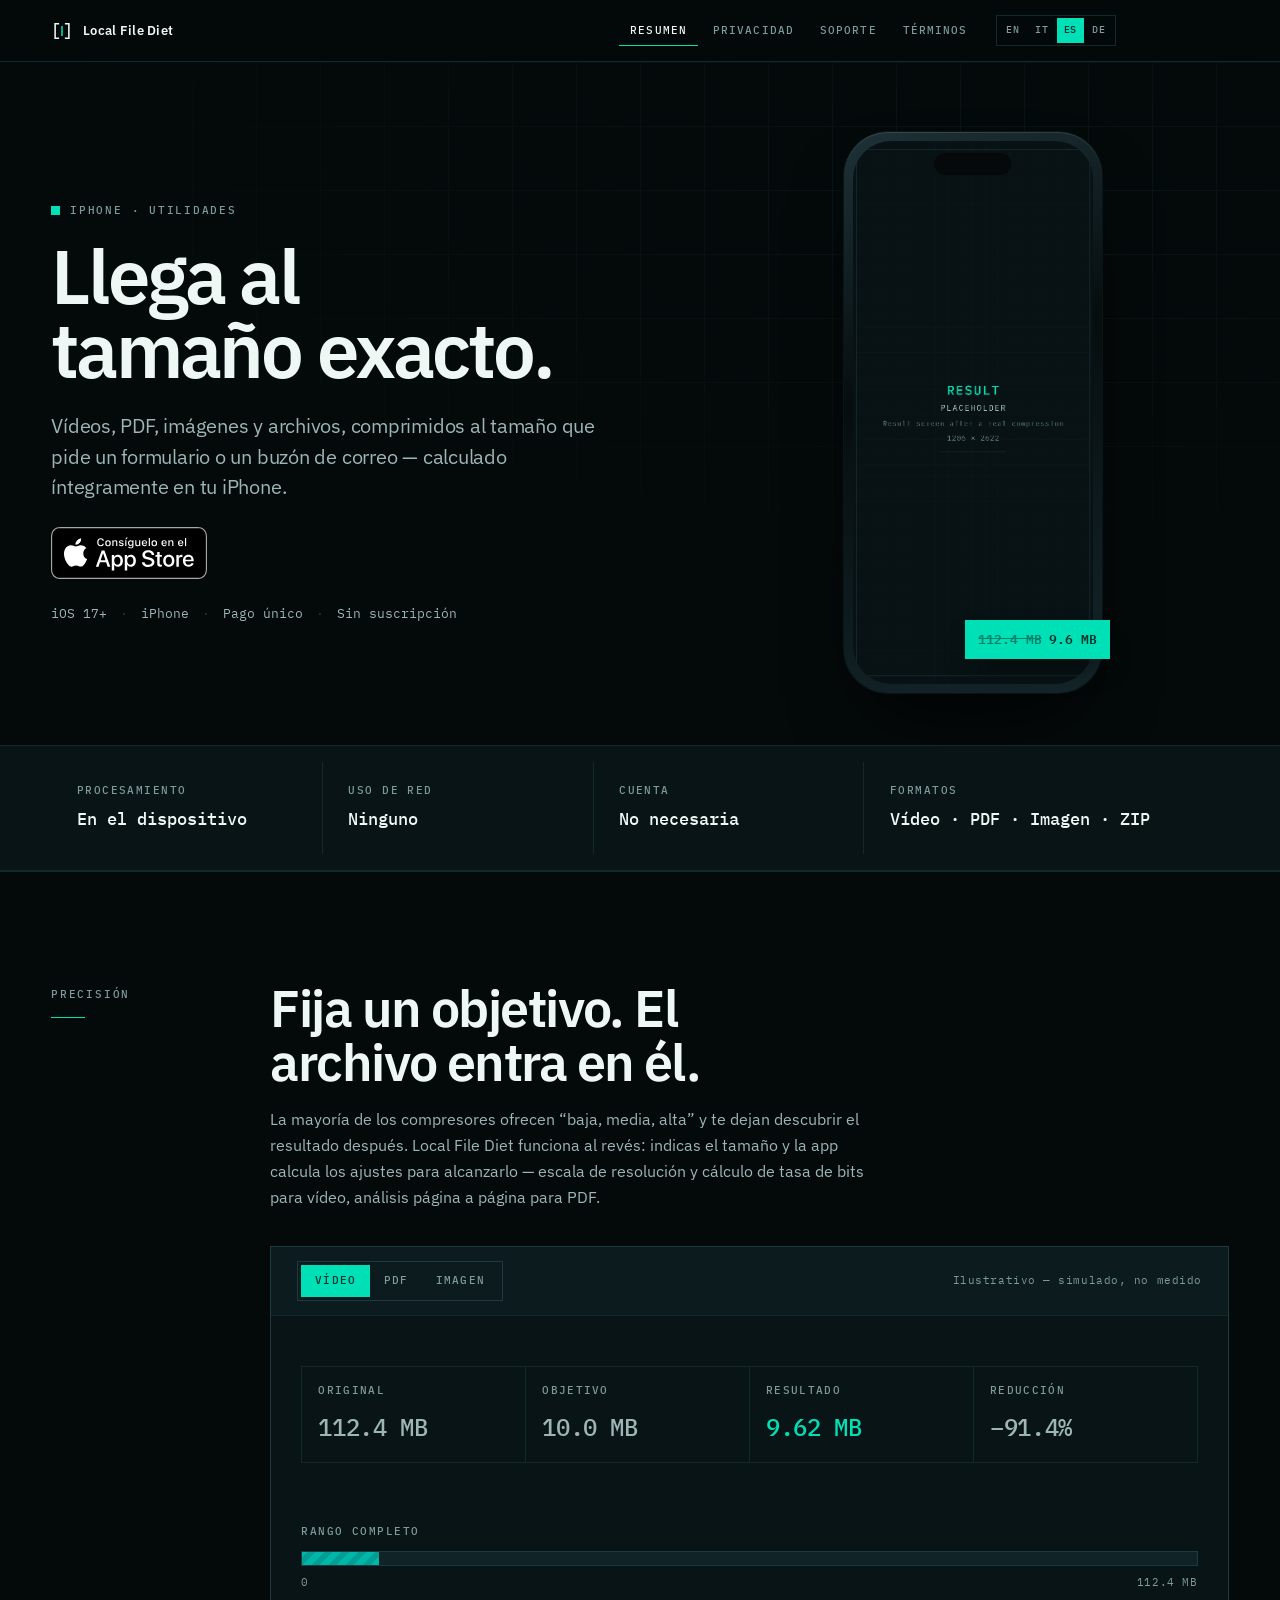
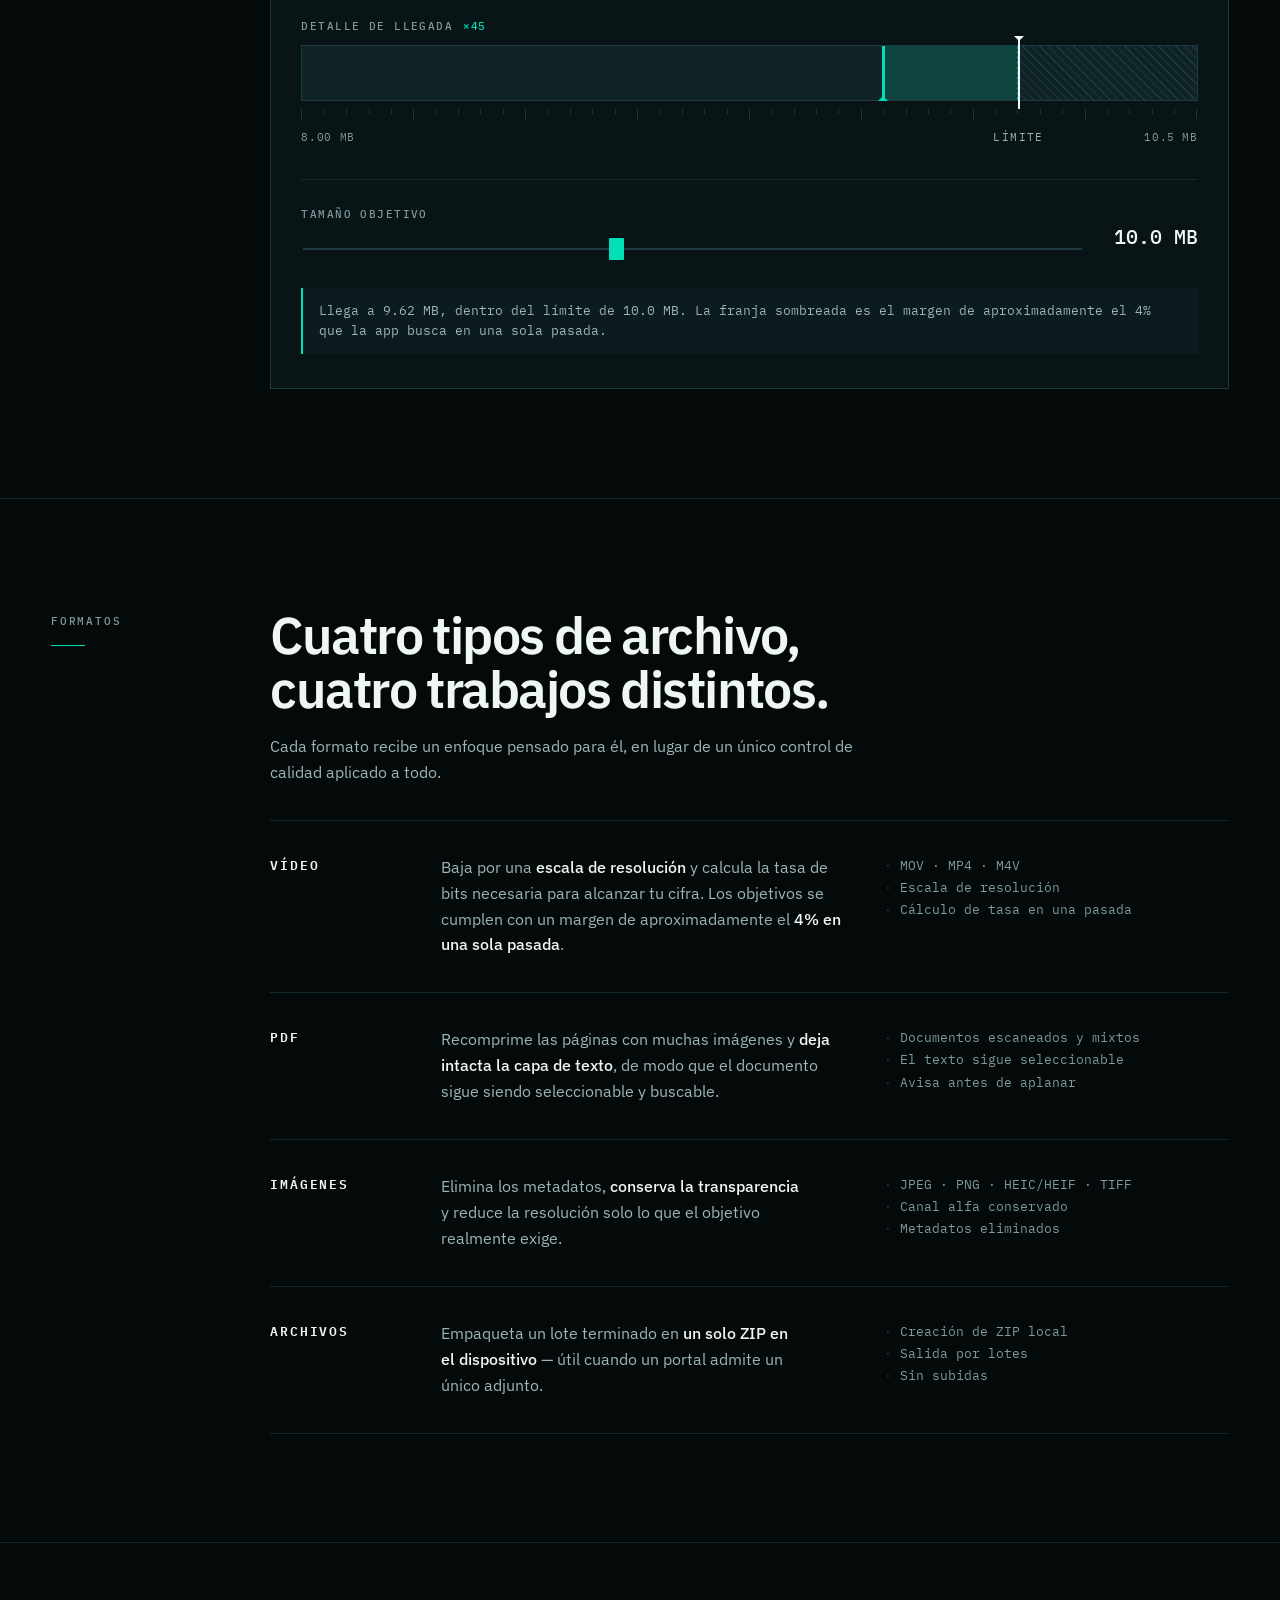
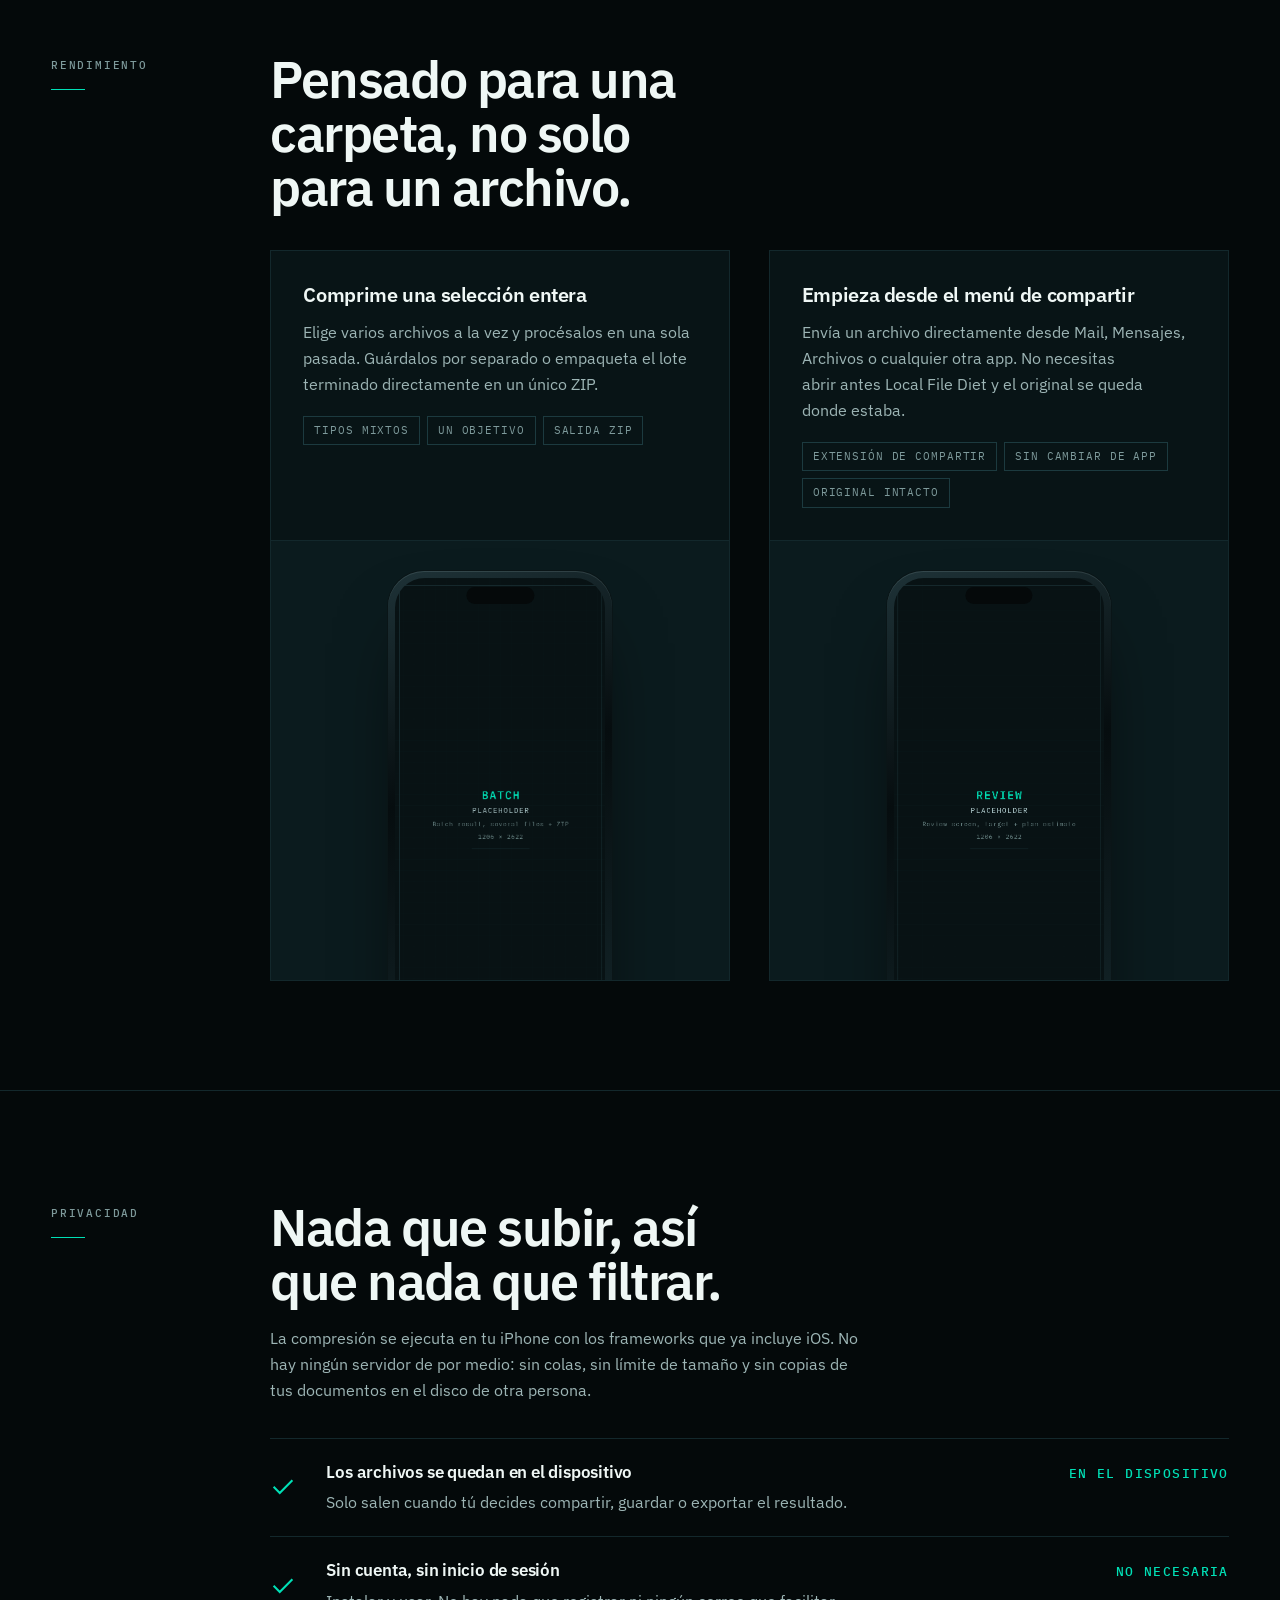
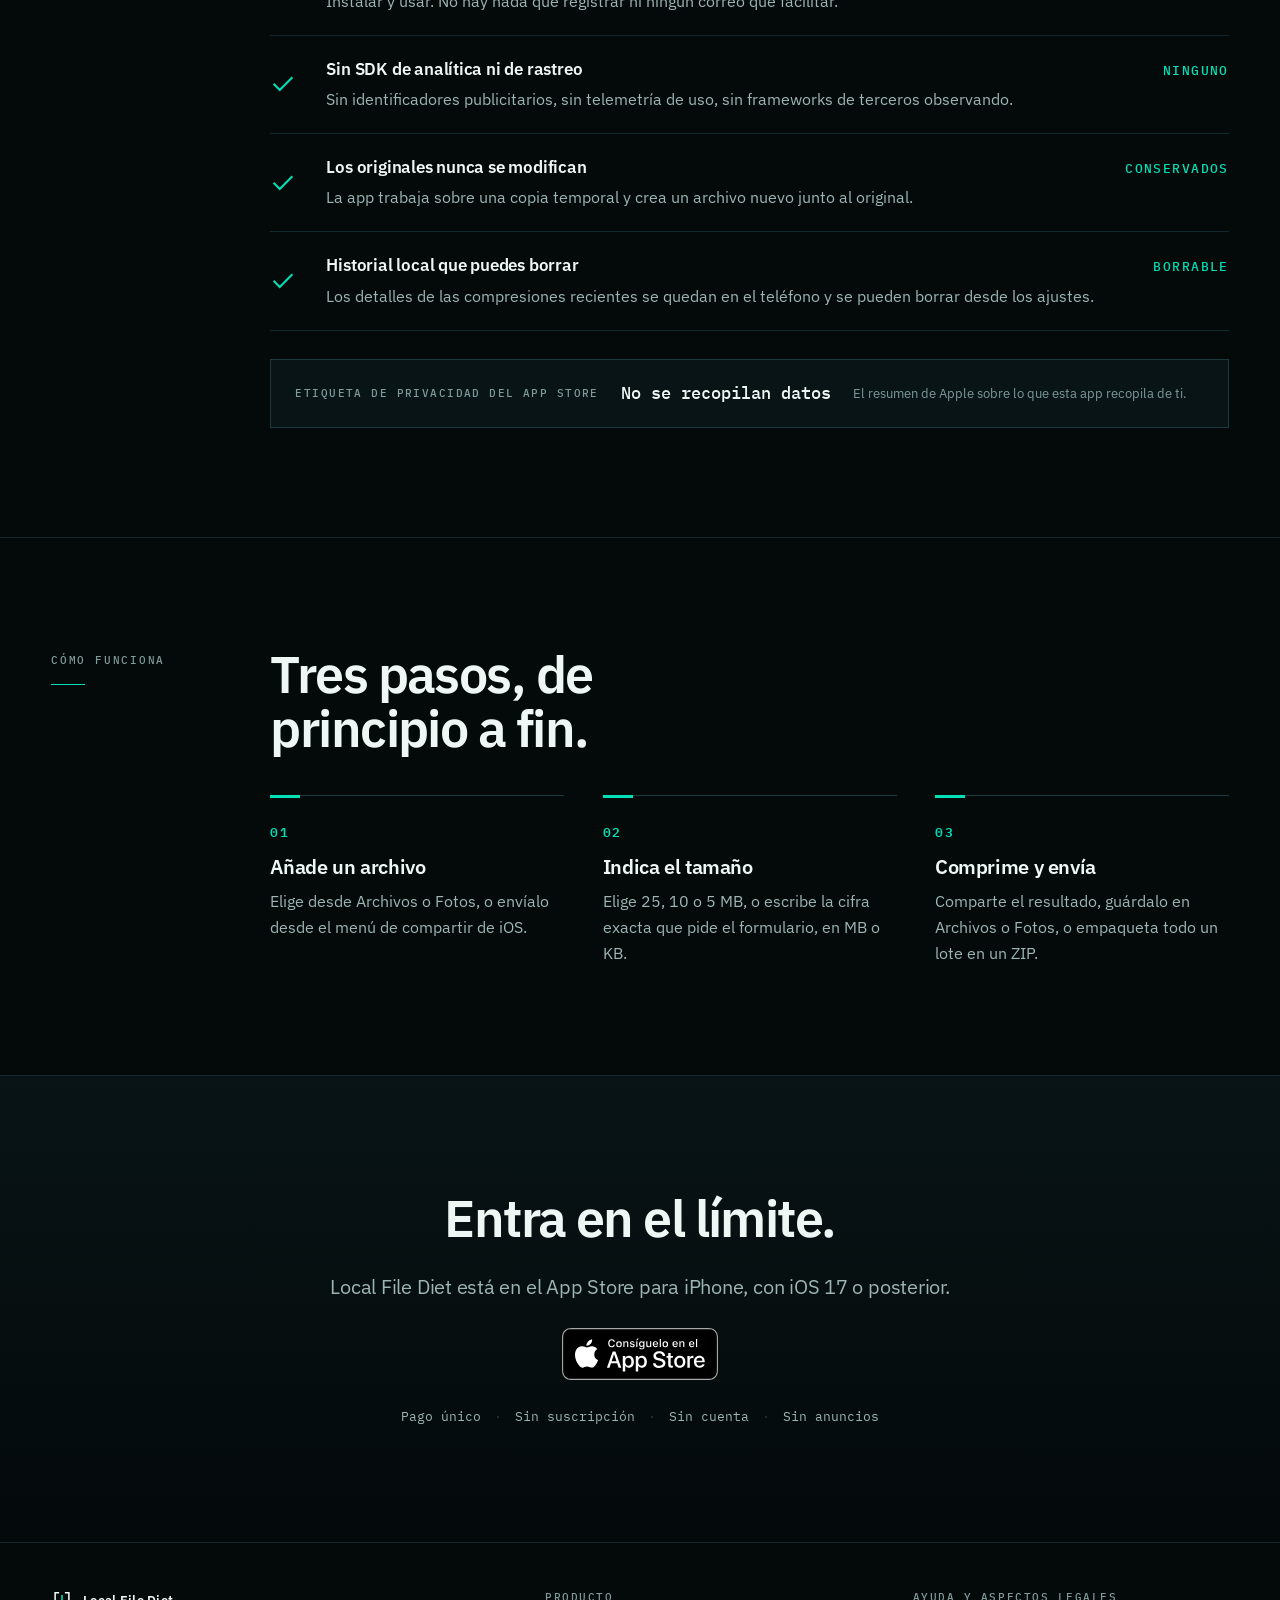
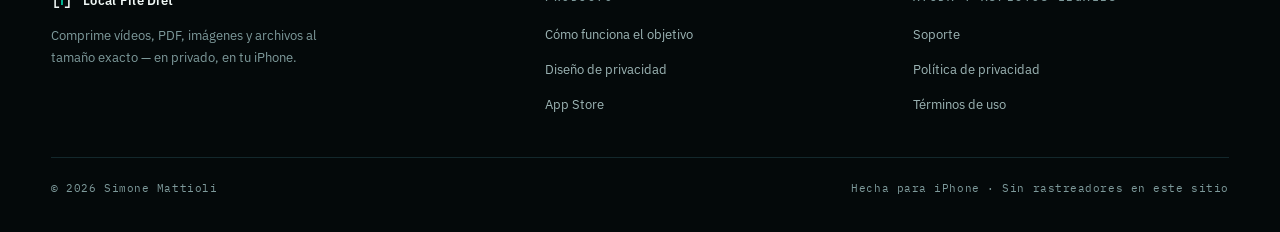
<file: docs/es/index.html>
<!doctype html>
<html lang="es">
<head>
<meta charset="utf-8">
<meta name="viewport" content="width=device-width, initial-scale=1, viewport-fit=cover">
<title>Local File Diet — Comprime archivos al tamaño exacto, en tu iPhone</title>
<meta name="description" content="Comprime vídeos, PDF, imágenes y archivos al tamaño exacto que exige un formulario o un correo. Todo ocurre en tu iPhone: sin subidas, sin cuenta, sin rastreo.">
<link rel="canonical" href="https://simo-hue.github.io/Local-File-Diet/es/">
<link rel="alternate" hreflang="en" href="https://simo-hue.github.io/Local-File-Diet/">
<link rel="alternate" hreflang="it" href="https://simo-hue.github.io/Local-File-Diet/it/">
<link rel="alternate" hreflang="es" href="https://simo-hue.github.io/Local-File-Diet/es/">
<link rel="alternate" hreflang="de" href="https://simo-hue.github.io/Local-File-Diet/de/">
<link rel="alternate" hreflang="x-default" href="https://simo-hue.github.io/Local-File-Diet/">
<meta name="apple-itunes-app" content="app-id=6773253471">
<meta name="theme-color" content="#04090a">
<meta property="og:type" content="website">
<meta property="og:site_name" content="Local File Diet">
<meta property="og:title" content="Local File Diet — Comprime archivos al tamaño exacto">
<meta property="og:description" content="Vídeos, PDF, imágenes y archivos, comprimidos al tamaño que necesitas. Íntegramente en tu iPhone.">
<meta property="og:url" content="https://simo-hue.github.io/Local-File-Diet/es/">
<meta property="og:image" content="https://simo-hue.github.io/Local-File-Diet/assets/og.png">
<meta property="og:image:width" content="1200">
<meta property="og:image:height" content="630">
<meta property="og:locale" content="es">
<meta name="twitter:card" content="summary_large_image">
<meta name="twitter:title" content="Local File Diet — Comprime archivos al tamaño exacto">
<meta name="twitter:description" content="Vídeos, PDF, imágenes y archivos, comprimidos al tamaño que necesitas. Íntegramente en tu iPhone.">
<meta name="twitter:image" content="https://simo-hue.github.io/Local-File-Diet/assets/og.png">
<link rel="icon" href="../assets/icon-64.png" type="image/png" sizes="64x64">
<link rel="apple-touch-icon" href="../assets/apple-touch-icon.png">
<link rel="preload" href="../assets/fonts/ibm-plex-sans-latin-wght-normal.woff2" as="font" type="font/woff2" crossorigin>
<link rel="preload" href="../assets/fonts/ibm-plex-mono-latin-500-normal.woff2" as="font" type="font/woff2" crossorigin>
<link rel="stylesheet" href="../assets/site.css?v=3">
<script type="application/ld+json">
{
  "@context": "https://schema.org",
  "@type": "SoftwareApplication",
  "name": "Local File Diet",
  "applicationCategory": "UtilitiesApplication",
  "operatingSystem": "iOS 17.0 or later",
  "softwareVersion": "2.0",
  "url": "https://simo-hue.github.io/Local-File-Diet/es/",
  "installUrl": "https://apps.apple.com/app/id6773253471",
  "image": "https://simo-hue.github.io/Local-File-Diet/assets/icon-512.png",
  "inLanguage": "es",
  "description": "Comprime vídeos, PDF, imágenes y archivos al tamaño exacto que exige un formulario o un correo. Todo ocurre en tu iPhone: sin subidas, sin cuenta, sin rastreo.",
  "author": {
    "@type": "Person",
    "@id": "https://simo-hue.github.io/#person",
    "name": "Simone Mattioli"
  },
  "publisher": {
    "@id": "https://simo-hue.github.io/#person"
  },
  "identifier": {
    "@type": "PropertyValue",
    "propertyID": "App Store ID",
    "value": "6773253471"
  },
  "sameAs": "https://apps.apple.com/app/local-file-diet/id6773253471",
  "offers": {
    "@type": "Offer",
    "price": "2.99",
    "priceCurrency": "USD",
    "availability": "https://schema.org/InStock",
    "url": "https://apps.apple.com/app/local-file-diet/id6773253471"
  }
}
</script>
</head>
<body>
<a class="skip" href="#main">Ir al contenido</a>

<header class="masthead">
  <div class="shell masthead-in">
    <a class="brand" href="index.html"><svg class="brand-mark" viewBox="0 0 24 24" fill="none" aria-hidden="true"><path class="jaw" d="M8 4H4.5v16H8M16 4h3.5v16H16" stroke-width="1.7" stroke-linecap="square"/><path class="target" d="M12 7.5v9" stroke-width="1.7" stroke-linecap="square"/></svg><span>Local File Diet</span></a>

    <nav class="nav" aria-label="Resumen">
        <a href="index.html">Resumen</a>
        <a href="../privacy.html">Privacidad</a>
        <a href="support.html">Soporte</a>
        <a href="../terms.html">Términos</a>
    </nav>

    <div class="masthead-end">
      <nav class="langs" aria-label="Idioma">
        <a href="../index.html" hreflang="en">EN</a>
        <a href="../it/index.html" hreflang="it">IT</a>
        <a href="index.html" hreflang="es" aria-current="true">ES</a>
        <a href="../de/index.html" hreflang="de">DE</a>
      </nav>
      <a class="head-cta" href="https://apps.apple.com/app/id6773253471">App&nbsp;Store</a>
    </div>
  </div>
</header>

<main id="main">

  <section class="hero" data-scroll-trigger>
    <div class="shell hero-in">
      <div class="hero-copy">
        <p class="label">iPhone · Utilidades</p>
        <h1>Llega al tamaño exacto.</h1>
        <p class="lead">Vídeos, PDF, imágenes y archivos, comprimidos al tamaño que pide un formulario o un buzón de correo — calculado íntegramente en tu iPhone.</p>
        <div class="cta-row"><a class="badge" href="https://apps.apple.com/app/id6773253471"><img src="../assets/badges/appstore-es-es.svg" alt="Descarga Local File Diet en el App Store" width="158" height="52"></a></div>
        <ul class="hero-note">
          <li>iOS 17+</li>
          <li>iPhone</li>
          <li>Pago único</li>
          <li>Sin suscripción</li>
        </ul>
      </div>

      <div class="device-stage">
        <div class="device">
          <div class="device-screen">
            <img src="../assets/shots/result.png" alt="La pantalla de resultado de Local File Diet, con el archivo comprimido y su nuevo tamaño." width="1206" height="2622" fetchpriority="high">
          </div>
          <p class="device-tag num"><s>112.4 MB</s> 9.6 MB</p>
        </div>
      </div>
    </div>
  </section>

  <div class="specstrip">
    <dl class="shell specstrip-in">
      <div class="spec"><dt>Procesamiento</dt><dd>En el dispositivo</dd></div>
      <div class="spec"><dt>Uso de red</dt><dd>Ninguno</dd></div>
      <div class="spec"><dt>Cuenta</dt><dd>No necesaria</dd></div>
      <div class="spec"><dt>Formatos</dt><dd>Vídeo · PDF · Imagen · ZIP</dd></div>
    </dl>
  </div>

  <section class="band" id="precision">
    <div class="shell band-in">
      <div class="rail"><p class="label">Precisión</p></div>
      <div class="rv">
        <div class="band-head">
          <h2>Fija un objetivo. El archivo entra en él.</h2>
          <p class="prose">La mayoría de los compresores ofrecen “baja, media, alta” y te dejan descubrir el resultado después. Local File Diet funciona al revés: indicas el tamaño y la app calcula los ajustes para alcanzarlo — escala de resolución y cálculo de tasa de bits para vídeo, análisis página a página para PDF.</p>
        </div>

        <div class="instrument" data-instrument
             data-msg-ok="Llega a {result}, dentro del límite de {target}. La franja sombreada es el margen de aproximadamente el 4% que la app busca en una sola pasada."
             data-msg-over="El objetivo coincide con el tamaño original: no hay nada que hacer. La app te avisa cuando un archivo ya es lo bastante pequeño en lugar de recomprimirlo.">
          <div class="instrument-bar">
            <div class="seg" data-seg role="radiogroup" aria-label="Tipo de archivo">
              <button type="button" role="radio" data-kind="video" aria-checked="true" tabindex="0">Vídeo</button>
              <button type="button" role="radio" data-kind="pdf" aria-checked="false" tabindex="-1">PDF</button>
              <button type="button" role="radio" data-kind="image" aria-checked="false" tabindex="-1">Imagen</button>
            </div>
            <p class="disclaim">Ilustrativo — simulado, no medido</p>
          </div>

          <div class="instrument-body">
            <dl class="readout">
              <div class="ro"><dt>Original</dt><dd data-out-original>112.4 MB</dd></div>
              <div class="ro"><dt>Objetivo</dt><dd data-out-target>10.0 MB</dd></div>
              <div class="ro ro-sig"><dt>Resultado</dt><dd data-out-result>9.62 MB</dd></div>
              <div class="ro"><dt>Reducción</dt><dd data-out-delta>−91.4%</dd></div>
            </dl>

            <div class="scale">
              <div class="scale-row">
                <p class="scale-cap">Rango completo</p>
                <div class="track track-coarse">
                  <div class="scale-fill" data-scale-fill style="width:8.6%"></div>
                </div>
                <div class="scale-legend"><span>0</span><span data-legend-max>112.4 MB</span></div>
              </div>

              <div class="scale-row">
                <p class="scale-cap">Detalle de llegada <em data-zoom>×45</em></p>
                <div class="track track-detail">
                  <div class="detail-over" aria-hidden="true"></div>
                  <div class="detail-band" data-detail-band style="left:64.8%;width:15.2%"></div>
                  <div class="detail-result" data-detail-result style="left:64.8%"></div>
                  <div class="detail-limit" aria-hidden="true"></div>
                </div>
                <div class="scale-ticks" data-ticks aria-hidden="true"></div>
                <div class="scale-legend">
                  <span data-detail-lo>8.00 MB</span>
                  <span class="legend-mid">Límite</span>
                  <span data-detail-hi>10.5 MB</span>
                </div>
              </div>
            </div>

            <div class="slider-row">
              <div>
                <label class="slider-lab" for="target">Tamaño objetivo</label>
                <input id="target" type="range" min="0" max="240" value="120" step="1"
                       data-slider aria-describedby="verdict">
              </div>
              <output class="slider-val" data-slider-val for="target">10.0 MB</output>
            </div>

            <p class="verdict" id="verdict" data-verdict data-state="ok" role="status"></p>
          </div>
        </div>
      </div>
    </div>
  </section>

  <section class="band" id="formats">
    <div class="shell band-in">
      <div class="rail"><p class="label">Formatos</p></div>
      <div class="rv">
        <div class="band-head">
          <h2>Cuatro tipos de archivo, cuatro trabajos distintos.</h2>
          <p class="prose">Cada formato recibe un enfoque pensado para él, en lugar de un único control de calidad aplicado a todo.</p>
        </div>
        <div class="formats">
          <article class="format">
            <p class="format-name">Vídeo</p>
            <p class="format-what">Baja por una <b>escala de resolución</b> y calcula la tasa de bits necesaria para alcanzar tu cifra. Los objetivos se cumplen con un margen de aproximadamente el <b>4% en una sola pasada</b>.</p>
            <p class="format-spec"><span>MOV · MP4 · M4V</span><span>Escala de resolución</span><span>Cálculo de tasa en una pasada</span></p>
          </article>
          <article class="format">
            <p class="format-name">PDF</p>
            <p class="format-what">Recomprime las páginas con muchas imágenes y <b>deja intacta la capa de texto</b>, de modo que el documento sigue siendo seleccionable y buscable.</p>
            <p class="format-spec"><span>Documentos escaneados y mixtos</span><span>El texto sigue seleccionable</span><span>Avisa antes de aplanar</span></p>
          </article>
          <article class="format">
            <p class="format-name">Imágenes</p>
            <p class="format-what">Elimina los metadatos, <b>conserva la transparencia</b> y reduce la resolución solo lo que el objetivo realmente exige.</p>
            <p class="format-spec"><span>JPEG · PNG · HEIC/HEIF · TIFF</span><span>Canal alfa conservado</span><span>Metadatos eliminados</span></p>
          </article>
          <article class="format">
            <p class="format-name">Archivos</p>
            <p class="format-what">Empaqueta un lote terminado en <b>un solo ZIP en el dispositivo</b> — útil cuando un portal admite un único adjunto.</p>
            <p class="format-spec"><span>Creación de ZIP local</span><span>Salida por lotes</span><span>Sin subidas</span></p>
          </article>
        </div>
      </div>
    </div>
  </section>

  <section class="band" id="batch">
    <div class="shell band-in">
      <div class="rail"><p class="label">Rendimiento</p></div>
      <div class="rv">
        <div class="band-head"><h2>Pensado para una carpeta, no solo para un archivo.</h2></div>
        <div class="duo">
          <article class="panel">
            <div class="panel-body">
              <h3>Comprime una selección entera</h3>
              <p class="prose">Elige varios archivos a la vez y procésalos en una sola pasada. Guárdalos por separado o empaqueta el lote terminado directamente en un único ZIP.</p>
              <div class="chips"><span class="chip">Tipos mixtos</span><span class="chip">Un objetivo</span><span class="chip">Salida ZIP</span></div>
            </div>
            <div class="panel-shot panel-shot-clip">
              <div class="device"><div class="device-screen">
                <img src="../assets/shots/batch.png" alt="La pantalla de resultado por lotes con la lista de archivos comprimidos." width="1206" height="2622" loading="lazy">
              </div></div>
            </div>
          </article>
          <article class="panel">
            <div class="panel-body">
              <h3>Empieza desde el menú de compartir</h3>
              <p class="prose">Envía un archivo directamente desde Mail, Mensajes, Archivos o cualquier otra app. No necesitas abrir antes Local File Diet y el original se queda donde estaba.</p>
              <div class="chips"><span class="chip">Extensión de compartir</span><span class="chip">Sin cambiar de app</span><span class="chip">Original intacto</span></div>
            </div>
            <div class="panel-shot panel-shot-clip">
              <div class="device"><div class="device-screen">
                <img src="../assets/shots/review.png" alt="La pantalla de revisión con el tamaño objetivo elegido y el plan estimado." width="1206" height="2622" loading="lazy">
              </div></div>
            </div>
          </article>
        </div>
      </div>
    </div>
  </section>

  <section class="band" id="privacy">
    <div class="shell band-in">
      <div class="rail"><p class="label">Privacidad</p></div>
      <div class="rv">
        <div class="band-head">
          <h2>Nada que subir, así que nada que filtrar.</h2>
          <p class="prose">La compresión se ejecuta en tu iPhone con los frameworks que ya incluye iOS. No hay ningún servidor de por medio: sin colas, sin límite de tamaño y sin copias de tus documentos en el disco de otra persona.</p>
        </div>
        <div class="claims">
          <div class="claim"><svg class="claim-tick" viewBox="0 0 24 24" fill="none" aria-hidden="true"><path d="M4 12.5l5 5L20 6.5" stroke="currentColor" stroke-width="1.9" stroke-linecap="square"/></svg>
            <p class="claim-txt"><strong>Los archivos se quedan en el dispositivo</strong><span>Solo salen cuando tú decides compartir, guardar o exportar el resultado.</span></p>
            <p class="claim-val">En el dispositivo</p>
          </div>
          <div class="claim"><svg class="claim-tick" viewBox="0 0 24 24" fill="none" aria-hidden="true"><path d="M4 12.5l5 5L20 6.5" stroke="currentColor" stroke-width="1.9" stroke-linecap="square"/></svg>
            <p class="claim-txt"><strong>Sin cuenta, sin inicio de sesión</strong><span>Instalar y usar. No hay nada que registrar ni ningún correo que facilitar.</span></p>
            <p class="claim-val">No necesaria</p>
          </div>
          <div class="claim"><svg class="claim-tick" viewBox="0 0 24 24" fill="none" aria-hidden="true"><path d="M4 12.5l5 5L20 6.5" stroke="currentColor" stroke-width="1.9" stroke-linecap="square"/></svg>
            <p class="claim-txt"><strong>Sin SDK de analítica ni de rastreo</strong><span>Sin identificadores publicitarios, sin telemetría de uso, sin frameworks de terceros observando.</span></p>
            <p class="claim-val">Ninguno</p>
          </div>
          <div class="claim"><svg class="claim-tick" viewBox="0 0 24 24" fill="none" aria-hidden="true"><path d="M4 12.5l5 5L20 6.5" stroke="currentColor" stroke-width="1.9" stroke-linecap="square"/></svg>
            <p class="claim-txt"><strong>Los originales nunca se modifican</strong><span>La app trabaja sobre una copia temporal y crea un archivo nuevo junto al original.</span></p>
            <p class="claim-val">Conservados</p>
          </div>
          <div class="claim"><svg class="claim-tick" viewBox="0 0 24 24" fill="none" aria-hidden="true"><path d="M4 12.5l5 5L20 6.5" stroke="currentColor" stroke-width="1.9" stroke-linecap="square"/></svg>
            <p class="claim-txt"><strong>Historial local que puedes borrar</strong><span>Los detalles de las compresiones recientes se quedan en el teléfono y se pueden borrar desde los ajustes.</span></p>
            <p class="claim-val">Borrable</p>
          </div>
        </div>
        <div class="nutrition">
          <span class="nutrition-k">Etiqueta de privacidad del App Store</span>
          <span class="nutrition-v">No se recopilan datos</span>
          <p>El resumen de Apple sobre lo que esta app recopila de ti.</p>
        </div>
      </div>
    </div>
  </section>

  <section class="band" id="how">
    <div class="shell band-in">
      <div class="rail"><p class="label">Cómo funciona</p></div>
      <div class="rv">
        <div class="band-head"><h2>Tres pasos, de principio a fin.</h2></div>
        <ol class="steps">
          <li class="step">
            <span class="step-n">01</span>
            <h3>Añade un archivo</h3>
            <p>Elige desde Archivos o Fotos, o envíalo desde el menú de compartir de iOS.</p>
          </li>
          <li class="step">
            <span class="step-n">02</span>
            <h3>Indica el tamaño</h3>
            <p>Elige 25, 10 o 5 MB, o escribe la cifra exacta que pide el formulario, en MB o KB.</p>
          </li>
          <li class="step">
            <span class="step-n">03</span>
            <h3>Comprime y envía</h3>
            <p>Comparte el resultado, guárdalo en Archivos o Fotos, o empaqueta todo un lote en un ZIP.</p>
          </li>
        </ol>
      </div>
    </div>
  </section>

  <section class="closer">
    <div class="shell closer-in">
      <h2>Entra en el límite.</h2>
      <p class="lead">Local File Diet está en el App Store para iPhone, con iOS 17 o posterior.</p>
      <a class="badge" href="https://apps.apple.com/app/id6773253471"><img src="../assets/badges/appstore-es-es.svg" alt="Descarga Local File Diet en el App Store" width="158" height="52"></a>
        <ul class="hero-note">
          <li>Pago único</li>
          <li>Sin suscripción</li>
          <li>Sin cuenta</li>
          <li>Sin anuncios</li>
        </ul>
    </div>
  </section>

</main>

<footer class="foot">
  <div class="shell">
    <div class="foot-in">
      <div class="foot-brand">
        <a class="brand" href="index.html"><svg class="brand-mark" viewBox="0 0 24 24" fill="none" aria-hidden="true"><path class="jaw" d="M8 4H4.5v16H8M16 4h3.5v16H16" stroke-width="1.7" stroke-linecap="square"/><path class="target" d="M12 7.5v9" stroke-width="1.7" stroke-linecap="square"/></svg><span>Local File Diet</span></a>
        <p>Comprime vídeos, PDF, imágenes y archivos al tamaño exacto — en privado, en tu iPhone.</p>
      </div>

      <div>
        <h4>Producto</h4>
        <ul>
          <li><a href="#precision">Cómo funciona el objetivo</a></li>
          <li><a href="#privacy">Diseño de privacidad</a></li>
          <li><a href="https://apps.apple.com/app/id6773253471">App Store</a></li>
        </ul>
      </div>

      <div>
        <h4>Ayuda y aspectos legales</h4>
        <ul>
          <li><a href="support.html">Soporte</a></li>
          <li><a href="../privacy.html">Política de privacidad</a></li>
          <li><a href="../terms.html">Términos de uso</a></li>
        </ul>
      </div>
    </div>

    <div class="foot-base">
      <span>© <span data-year>2026</span> Simone Mattioli</span>
      <span>Hecha para iPhone · Sin rastreadores en este sitio</span>
    </div>
  </div>
</footer>

<div class="dock">
  <p class="dock-txt"><b>Local File Diet</b>Comprime al tamaño exacto</p>
  <a class="badge" href="https://apps.apple.com/app/id6773253471"><img src="../assets/badges/appstore-es-es.svg" alt="Descarga Local File Diet en el App Store" width="115" height="38"></a>
</div>

<script src="../assets/site.js?v=3" defer></script>
</body>
</html>
</file>
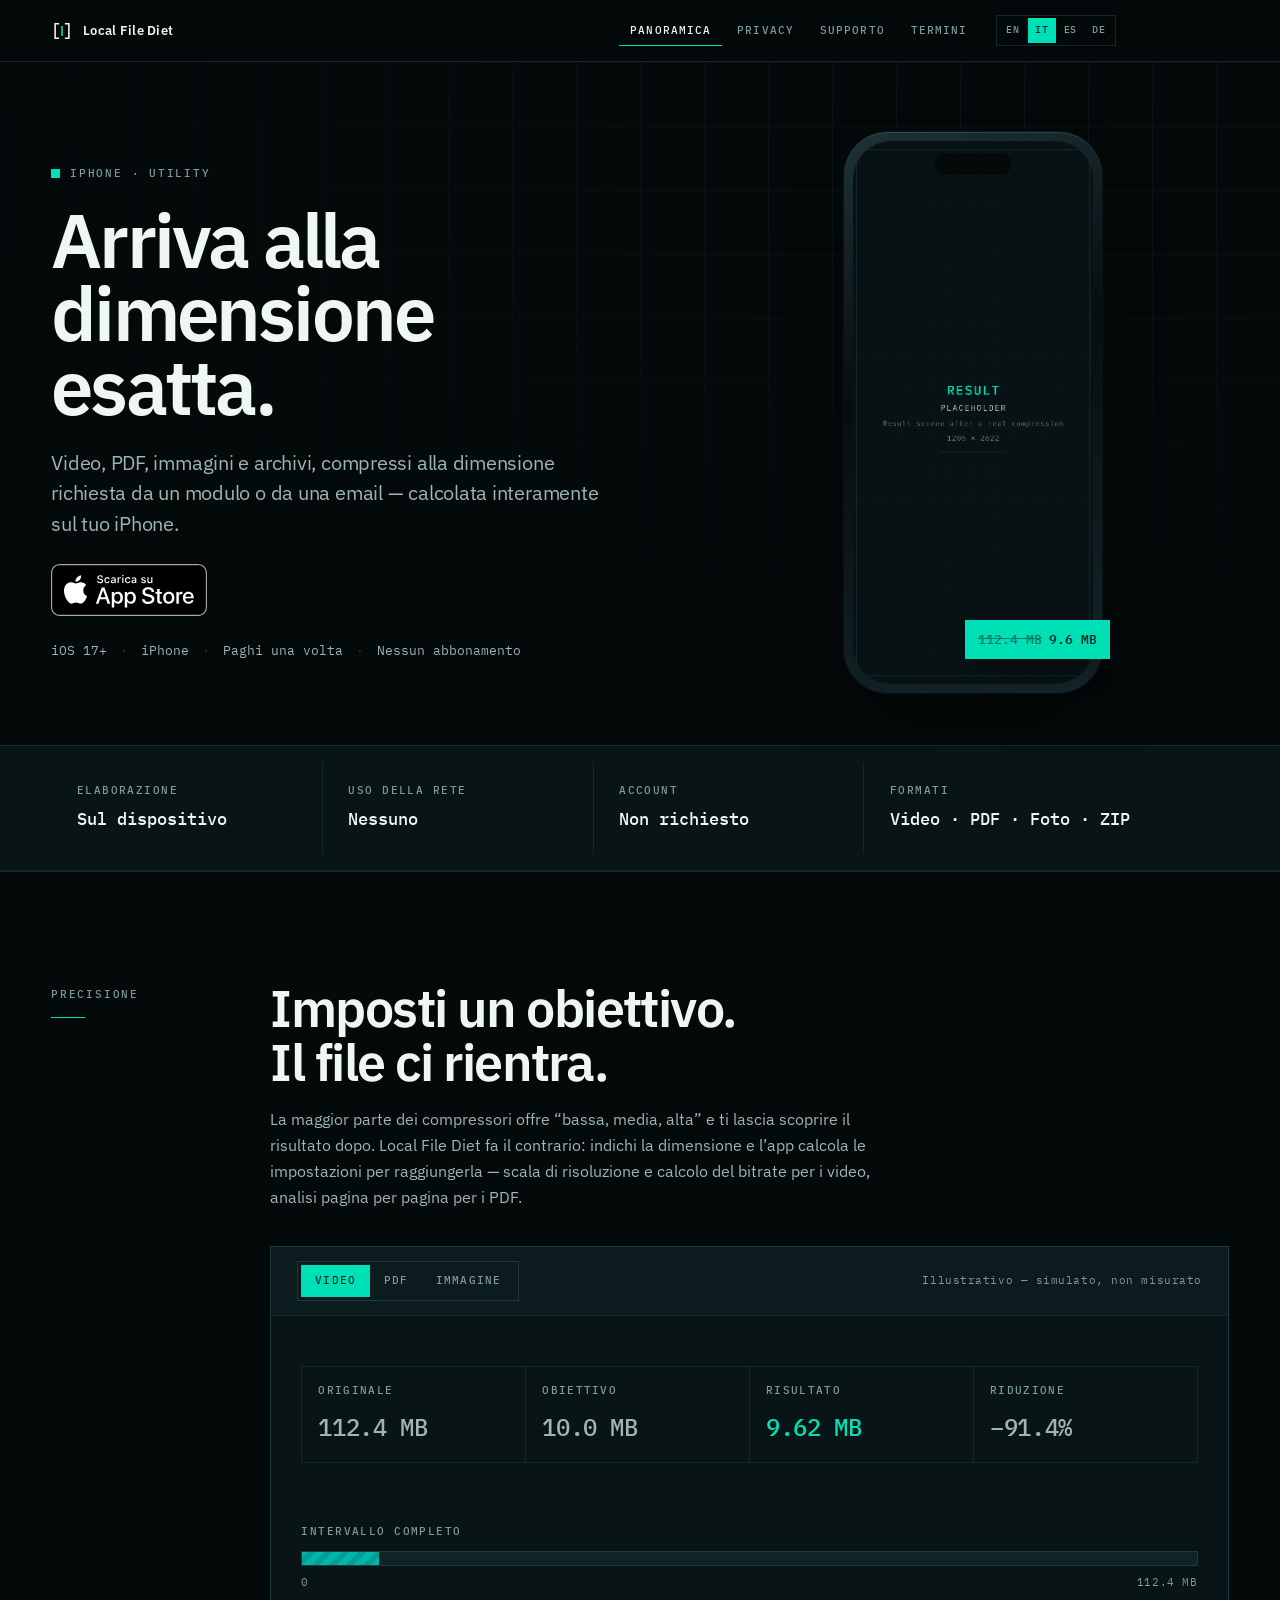
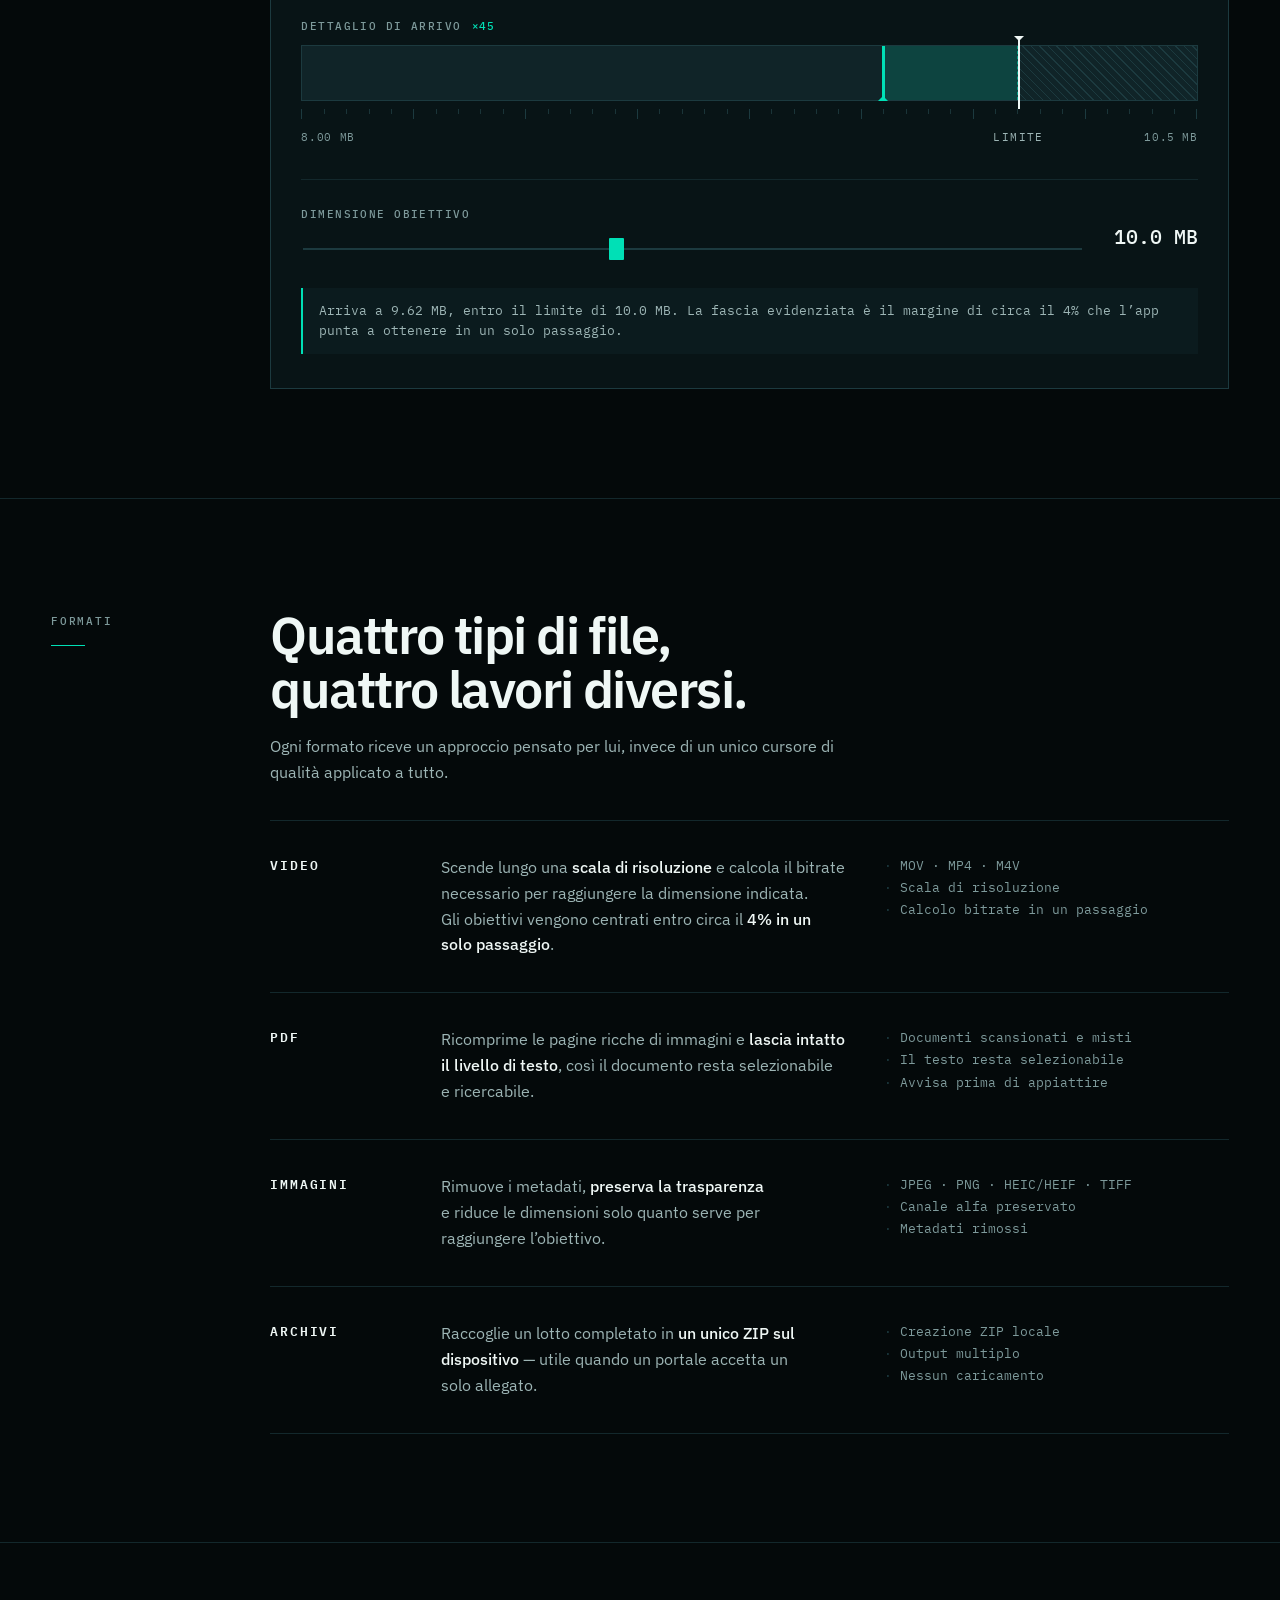
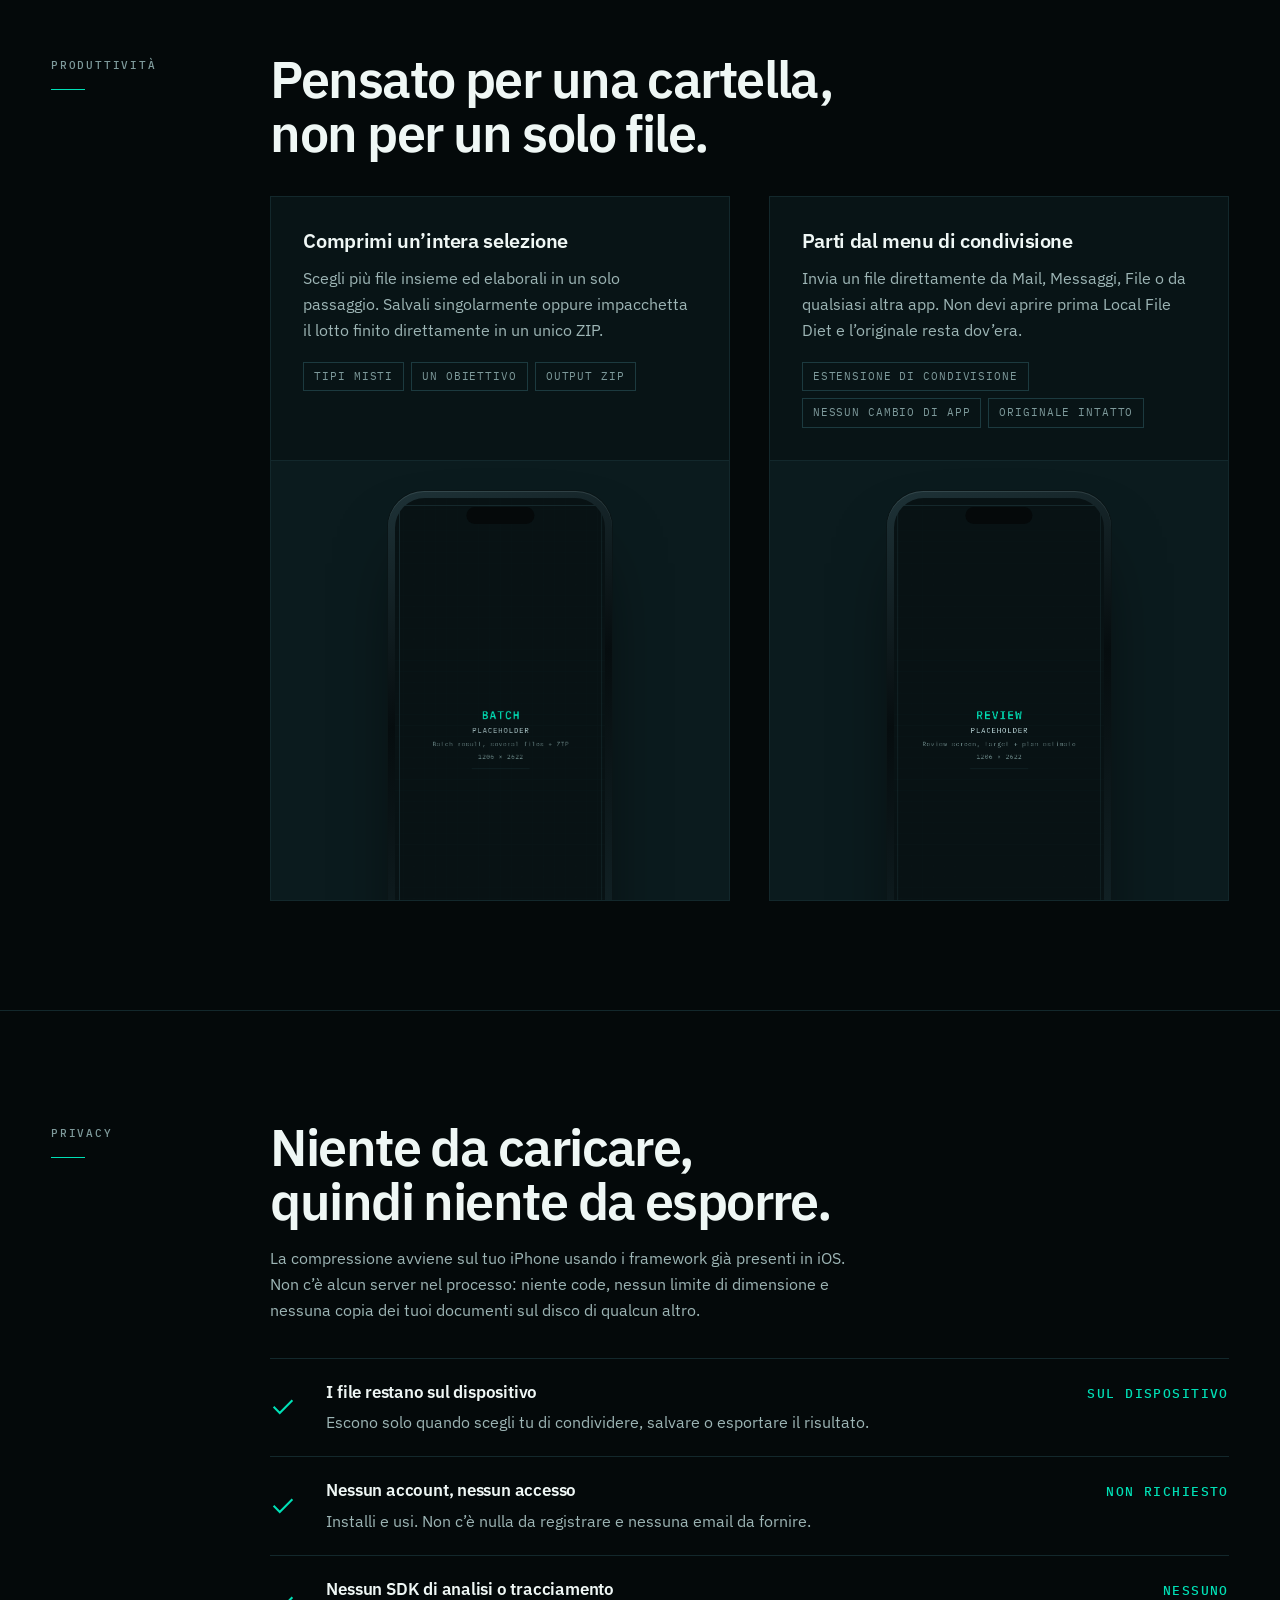
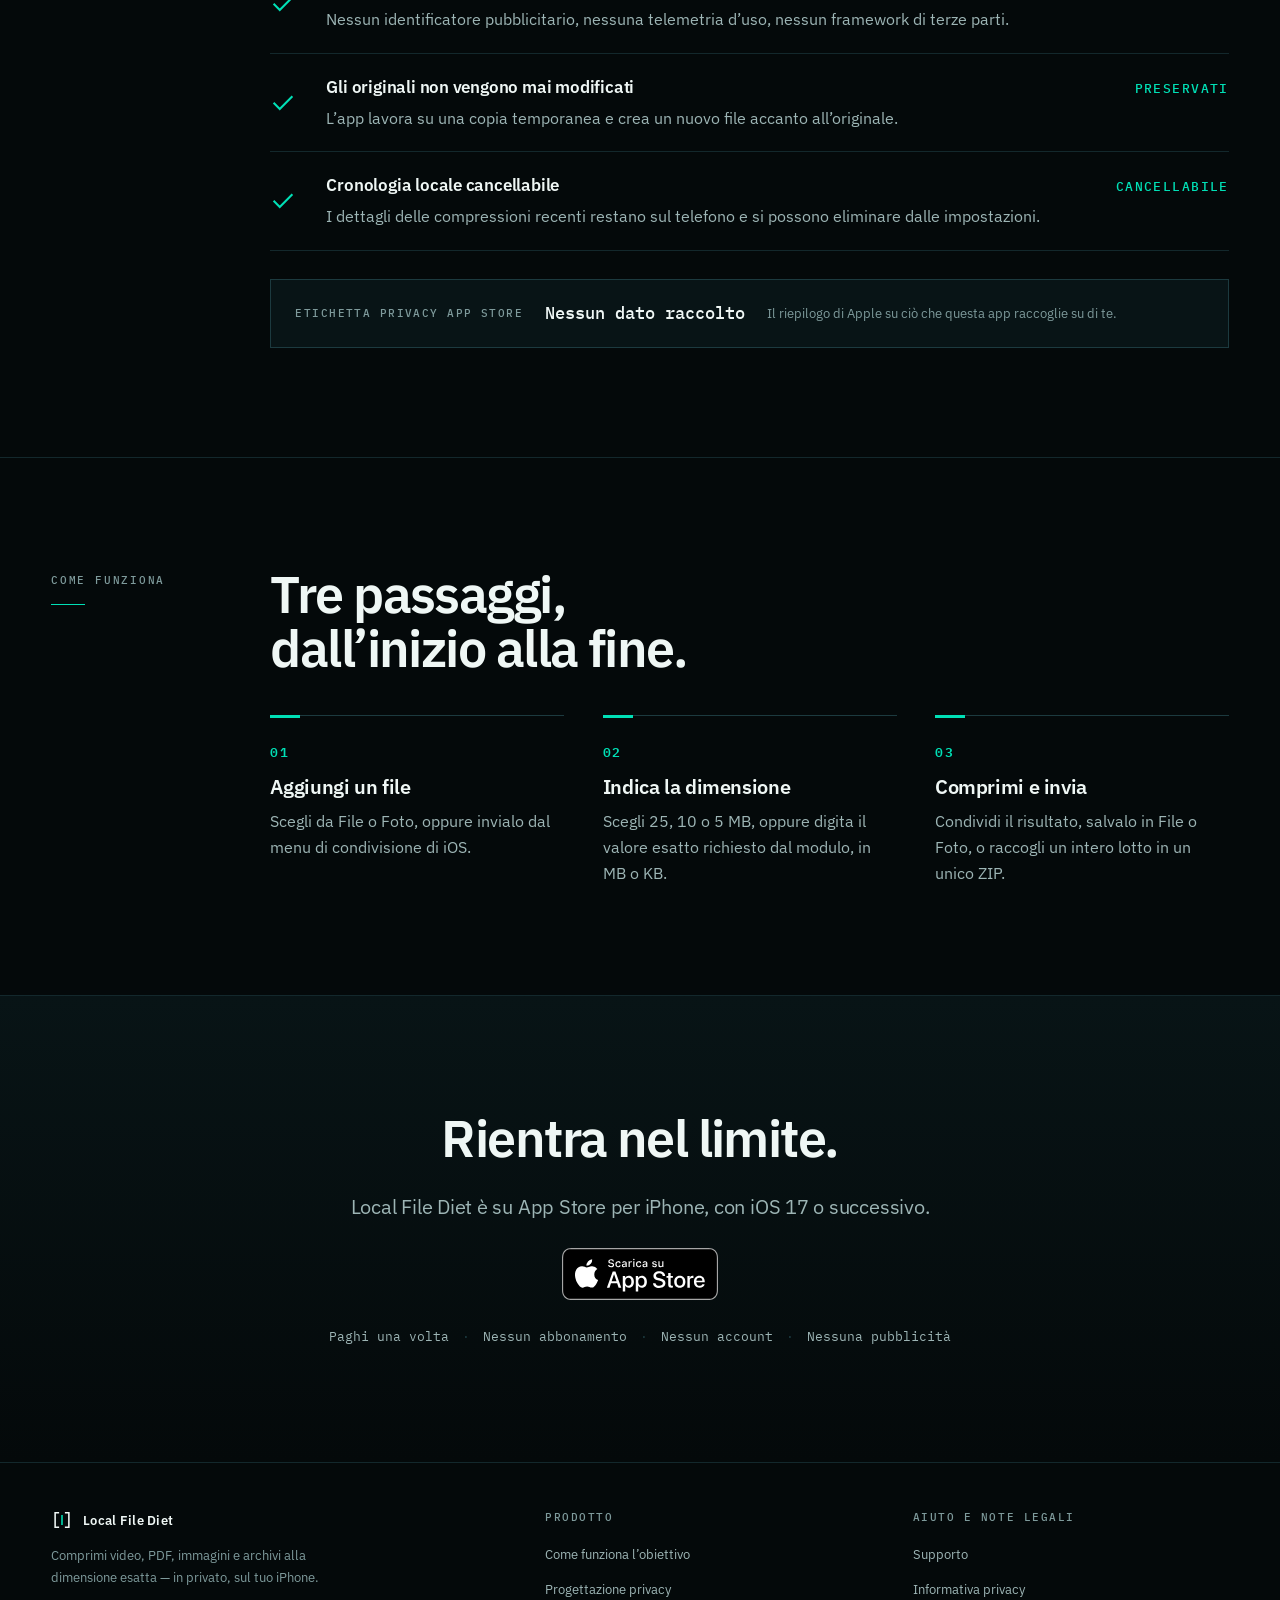
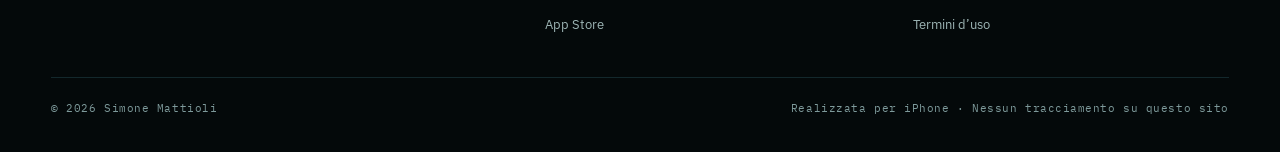
<file: docs/it/index.html>
<!doctype html>
<html lang="it">
<head>
<meta charset="utf-8">
<meta name="viewport" content="width=device-width, initial-scale=1, viewport-fit=cover">
<title>Local File Diet — Comprimi i file alla dimensione esatta, su iPhone</title>
<meta name="description" content="Comprimi video, PDF, immagini e archivi alla dimensione esatta richiesta da un modulo o da una casella di posta. Tutto avviene su iPhone: nessun caricamento, nessun account, nessun tracciamento.">
<link rel="canonical" href="https://simo-hue.github.io/Local-File-Diet/it/">
<link rel="alternate" hreflang="en" href="https://simo-hue.github.io/Local-File-Diet/">
<link rel="alternate" hreflang="it" href="https://simo-hue.github.io/Local-File-Diet/it/">
<link rel="alternate" hreflang="es" href="https://simo-hue.github.io/Local-File-Diet/es/">
<link rel="alternate" hreflang="de" href="https://simo-hue.github.io/Local-File-Diet/de/">
<link rel="alternate" hreflang="x-default" href="https://simo-hue.github.io/Local-File-Diet/">
<meta name="apple-itunes-app" content="app-id=6773253471">
<meta name="theme-color" content="#04090a">
<meta property="og:type" content="website">
<meta property="og:site_name" content="Local File Diet">
<meta property="og:title" content="Local File Diet — Comprimi i file alla dimensione esatta">
<meta property="og:description" content="Video, PDF, immagini e archivi, compressi alla dimensione che ti serve. Interamente sul tuo iPhone.">
<meta property="og:url" content="https://simo-hue.github.io/Local-File-Diet/it/">
<meta property="og:image" content="https://simo-hue.github.io/Local-File-Diet/assets/og.png">
<meta property="og:image:width" content="1200">
<meta property="og:image:height" content="630">
<meta property="og:locale" content="it">
<meta name="twitter:card" content="summary_large_image">
<meta name="twitter:title" content="Local File Diet — Comprimi i file alla dimensione esatta">
<meta name="twitter:description" content="Video, PDF, immagini e archivi, compressi alla dimensione che ti serve. Interamente sul tuo iPhone.">
<meta name="twitter:image" content="https://simo-hue.github.io/Local-File-Diet/assets/og.png">
<link rel="icon" href="../assets/icon-64.png" type="image/png" sizes="64x64">
<link rel="apple-touch-icon" href="../assets/apple-touch-icon.png">
<link rel="preload" href="../assets/fonts/ibm-plex-sans-latin-wght-normal.woff2" as="font" type="font/woff2" crossorigin>
<link rel="preload" href="../assets/fonts/ibm-plex-mono-latin-500-normal.woff2" as="font" type="font/woff2" crossorigin>
<link rel="stylesheet" href="../assets/site.css?v=3">
<script type="application/ld+json">
{
  "@context": "https://schema.org",
  "@type": "SoftwareApplication",
  "name": "Local File Diet",
  "applicationCategory": "UtilitiesApplication",
  "operatingSystem": "iOS 17.0 or later",
  "softwareVersion": "2.0",
  "url": "https://simo-hue.github.io/Local-File-Diet/it/",
  "installUrl": "https://apps.apple.com/app/id6773253471",
  "image": "https://simo-hue.github.io/Local-File-Diet/assets/icon-512.png",
  "inLanguage": "it",
  "description": "Comprimi video, PDF, immagini e archivi alla dimensione esatta richiesta da un modulo o da una casella di posta. Tutto avviene su iPhone: nessun caricamento, nessun account, nessun tracciamento.",
  "author": {
    "@type": "Person",
    "@id": "https://simo-hue.github.io/#person",
    "name": "Simone Mattioli"
  },
  "publisher": {
    "@id": "https://simo-hue.github.io/#person"
  },
  "identifier": {
    "@type": "PropertyValue",
    "propertyID": "App Store ID",
    "value": "6773253471"
  },
  "sameAs": "https://apps.apple.com/app/local-file-diet/id6773253471",
  "offers": {
    "@type": "Offer",
    "price": "2.99",
    "priceCurrency": "USD",
    "availability": "https://schema.org/InStock",
    "url": "https://apps.apple.com/app/local-file-diet/id6773253471"
  }
}
</script>
</head>
<body>
<a class="skip" href="#main">Vai al contenuto</a>

<header class="masthead">
  <div class="shell masthead-in">
    <a class="brand" href="index.html"><svg class="brand-mark" viewBox="0 0 24 24" fill="none" aria-hidden="true"><path class="jaw" d="M8 4H4.5v16H8M16 4h3.5v16H16" stroke-width="1.7" stroke-linecap="square"/><path class="target" d="M12 7.5v9" stroke-width="1.7" stroke-linecap="square"/></svg><span>Local File Diet</span></a>

    <nav class="nav" aria-label="Panoramica">
        <a href="index.html">Panoramica</a>
        <a href="../privacy.html">Privacy</a>
        <a href="support.html">Supporto</a>
        <a href="../terms.html">Termini</a>
    </nav>

    <div class="masthead-end">
      <nav class="langs" aria-label="Lingua">
        <a href="../index.html" hreflang="en">EN</a>
        <a href="index.html" hreflang="it" aria-current="true">IT</a>
        <a href="../es/index.html" hreflang="es">ES</a>
        <a href="../de/index.html" hreflang="de">DE</a>
      </nav>
      <a class="head-cta" href="https://apps.apple.com/app/id6773253471">App&nbsp;Store</a>
    </div>
  </div>
</header>

<main id="main">

  <section class="hero" data-scroll-trigger>
    <div class="shell hero-in">
      <div class="hero-copy">
        <p class="label">iPhone · Utility</p>
        <h1>Arriva alla dimensione esatta.</h1>
        <p class="lead">Video, PDF, immagini e archivi, compressi alla dimensione richiesta da un modulo o da una email — calcolata interamente sul tuo iPhone.</p>
        <div class="cta-row"><a class="badge" href="https://apps.apple.com/app/id6773253471"><img src="../assets/badges/appstore-it-it.svg" alt="Scarica Local File Diet su App Store" width="158" height="52"></a></div>
        <ul class="hero-note">
          <li>iOS 17+</li>
          <li>iPhone</li>
          <li>Paghi una volta</li>
          <li>Nessun abbonamento</li>
        </ul>
      </div>

      <div class="device-stage">
        <div class="device">
          <div class="device-screen">
            <img src="../assets/shots/result.png" alt="La schermata del risultato in Local File Diet, con il file compresso e la nuova dimensione." width="1206" height="2622" fetchpriority="high">
          </div>
          <p class="device-tag num"><s>112.4 MB</s> 9.6 MB</p>
        </div>
      </div>
    </div>
  </section>

  <div class="specstrip">
    <dl class="shell specstrip-in">
      <div class="spec"><dt>Elaborazione</dt><dd>Sul dispositivo</dd></div>
      <div class="spec"><dt>Uso della rete</dt><dd>Nessuno</dd></div>
      <div class="spec"><dt>Account</dt><dd>Non richiesto</dd></div>
      <div class="spec"><dt>Formati</dt><dd>Video · PDF · Foto · ZIP</dd></div>
    </dl>
  </div>

  <section class="band" id="precision">
    <div class="shell band-in">
      <div class="rail"><p class="label">Precisione</p></div>
      <div class="rv">
        <div class="band-head">
          <h2>Imposti un obiettivo. Il file ci rientra.</h2>
          <p class="prose">La maggior parte dei compressori offre “bassa, media, alta” e ti lascia scoprire il risultato dopo. Local File Diet fa il contrario: indichi la dimensione e l’app calcola le impostazioni per raggiungerla — scala di risoluzione e calcolo del bitrate per i video, analisi pagina per pagina per i PDF.</p>
        </div>

        <div class="instrument" data-instrument
             data-msg-ok="Arriva a {result}, entro il limite di {target}. La fascia evidenziata è il margine di circa il 4% che l’app punta a ottenere in un solo passaggio."
             data-msg-over="L’obiettivo coincide con la dimensione originale: non c’è nulla da fare. L’app ti avvisa quando un file è già abbastanza piccolo invece di ricomprimerlo.">
          <div class="instrument-bar">
            <div class="seg" data-seg role="radiogroup" aria-label="Tipo di file">
              <button type="button" role="radio" data-kind="video" aria-checked="true" tabindex="0">Video</button>
              <button type="button" role="radio" data-kind="pdf" aria-checked="false" tabindex="-1">PDF</button>
              <button type="button" role="radio" data-kind="image" aria-checked="false" tabindex="-1">Immagine</button>
            </div>
            <p class="disclaim">Illustrativo — simulato, non misurato</p>
          </div>

          <div class="instrument-body">
            <dl class="readout">
              <div class="ro"><dt>Originale</dt><dd data-out-original>112.4 MB</dd></div>
              <div class="ro"><dt>Obiettivo</dt><dd data-out-target>10.0 MB</dd></div>
              <div class="ro ro-sig"><dt>Risultato</dt><dd data-out-result>9.62 MB</dd></div>
              <div class="ro"><dt>Riduzione</dt><dd data-out-delta>−91.4%</dd></div>
            </dl>

            <div class="scale">
              <div class="scale-row">
                <p class="scale-cap">Intervallo completo</p>
                <div class="track track-coarse">
                  <div class="scale-fill" data-scale-fill style="width:8.6%"></div>
                </div>
                <div class="scale-legend"><span>0</span><span data-legend-max>112.4 MB</span></div>
              </div>

              <div class="scale-row">
                <p class="scale-cap">Dettaglio di arrivo <em data-zoom>×45</em></p>
                <div class="track track-detail">
                  <div class="detail-over" aria-hidden="true"></div>
                  <div class="detail-band" data-detail-band style="left:64.8%;width:15.2%"></div>
                  <div class="detail-result" data-detail-result style="left:64.8%"></div>
                  <div class="detail-limit" aria-hidden="true"></div>
                </div>
                <div class="scale-ticks" data-ticks aria-hidden="true"></div>
                <div class="scale-legend">
                  <span data-detail-lo>8.00 MB</span>
                  <span class="legend-mid">Limite</span>
                  <span data-detail-hi>10.5 MB</span>
                </div>
              </div>
            </div>

            <div class="slider-row">
              <div>
                <label class="slider-lab" for="target">Dimensione obiettivo</label>
                <input id="target" type="range" min="0" max="240" value="120" step="1"
                       data-slider aria-describedby="verdict">
              </div>
              <output class="slider-val" data-slider-val for="target">10.0 MB</output>
            </div>

            <p class="verdict" id="verdict" data-verdict data-state="ok" role="status"></p>
          </div>
        </div>
      </div>
    </div>
  </section>

  <section class="band" id="formats">
    <div class="shell band-in">
      <div class="rail"><p class="label">Formati</p></div>
      <div class="rv">
        <div class="band-head">
          <h2>Quattro tipi di file, quattro lavori diversi.</h2>
          <p class="prose">Ogni formato riceve un approccio pensato per lui, invece di un unico cursore di qualità applicato a tutto.</p>
        </div>
        <div class="formats">
          <article class="format">
            <p class="format-name">Video</p>
            <p class="format-what">Scende lungo una <b>scala di risoluzione</b> e calcola il bitrate necessario per raggiungere la dimensione indicata. Gli obiettivi vengono centrati entro circa il <b>4% in un solo passaggio</b>.</p>
            <p class="format-spec"><span>MOV · MP4 · M4V</span><span>Scala di risoluzione</span><span>Calcolo bitrate in un passaggio</span></p>
          </article>
          <article class="format">
            <p class="format-name">PDF</p>
            <p class="format-what">Ricomprime le pagine ricche di immagini e <b>lascia intatto il livello di testo</b>, così il documento resta selezionabile e ricercabile.</p>
            <p class="format-spec"><span>Documenti scansionati e misti</span><span>Il testo resta selezionabile</span><span>Avvisa prima di appiattire</span></p>
          </article>
          <article class="format">
            <p class="format-name">Immagini</p>
            <p class="format-what">Rimuove i metadati, <b>preserva la trasparenza</b> e riduce le dimensioni solo quanto serve per raggiungere l’obiettivo.</p>
            <p class="format-spec"><span>JPEG · PNG · HEIC/HEIF · TIFF</span><span>Canale alfa preservato</span><span>Metadati rimossi</span></p>
          </article>
          <article class="format">
            <p class="format-name">Archivi</p>
            <p class="format-what">Raccoglie un lotto completato in <b>un unico ZIP sul dispositivo</b> — utile quando un portale accetta un solo allegato.</p>
            <p class="format-spec"><span>Creazione ZIP locale</span><span>Output multiplo</span><span>Nessun caricamento</span></p>
          </article>
        </div>
      </div>
    </div>
  </section>

  <section class="band" id="batch">
    <div class="shell band-in">
      <div class="rail"><p class="label">Produttività</p></div>
      <div class="rv">
        <div class="band-head"><h2>Pensato per una cartella, non per un solo file.</h2></div>
        <div class="duo">
          <article class="panel">
            <div class="panel-body">
              <h3>Comprimi un’intera selezione</h3>
              <p class="prose">Scegli più file insieme ed elaborali in un solo passaggio. Salvali singolarmente oppure impacchetta il lotto finito direttamente in un unico ZIP.</p>
              <div class="chips"><span class="chip">Tipi misti</span><span class="chip">Un obiettivo</span><span class="chip">Output ZIP</span></div>
            </div>
            <div class="panel-shot panel-shot-clip">
              <div class="device"><div class="device-screen">
                <img src="../assets/shots/batch.png" alt="La schermata del risultato multiplo con l’elenco dei file compressi." width="1206" height="2622" loading="lazy">
              </div></div>
            </div>
          </article>
          <article class="panel">
            <div class="panel-body">
              <h3>Parti dal menu di condivisione</h3>
              <p class="prose">Invia un file direttamente da Mail, Messaggi, File o da qualsiasi altra app. Non devi aprire prima Local File Diet e l’originale resta dov’era.</p>
              <div class="chips"><span class="chip">Estensione di condivisione</span><span class="chip">Nessun cambio di app</span><span class="chip">Originale intatto</span></div>
            </div>
            <div class="panel-shot panel-shot-clip">
              <div class="device"><div class="device-screen">
                <img src="../assets/shots/review.png" alt="La schermata di revisione con la dimensione obiettivo e il piano stimato." width="1206" height="2622" loading="lazy">
              </div></div>
            </div>
          </article>
        </div>
      </div>
    </div>
  </section>

  <section class="band" id="privacy">
    <div class="shell band-in">
      <div class="rail"><p class="label">Privacy</p></div>
      <div class="rv">
        <div class="band-head">
          <h2>Niente da caricare, quindi niente da esporre.</h2>
          <p class="prose">La compressione avviene sul tuo iPhone usando i framework già presenti in iOS. Non c’è alcun server nel processo: niente code, nessun limite di dimensione e nessuna copia dei tuoi documenti sul disco di qualcun altro.</p>
        </div>
        <div class="claims">
          <div class="claim"><svg class="claim-tick" viewBox="0 0 24 24" fill="none" aria-hidden="true"><path d="M4 12.5l5 5L20 6.5" stroke="currentColor" stroke-width="1.9" stroke-linecap="square"/></svg>
            <p class="claim-txt"><strong>I file restano sul dispositivo</strong><span>Escono solo quando scegli tu di condividere, salvare o esportare il risultato.</span></p>
            <p class="claim-val">Sul dispositivo</p>
          </div>
          <div class="claim"><svg class="claim-tick" viewBox="0 0 24 24" fill="none" aria-hidden="true"><path d="M4 12.5l5 5L20 6.5" stroke="currentColor" stroke-width="1.9" stroke-linecap="square"/></svg>
            <p class="claim-txt"><strong>Nessun account, nessun accesso</strong><span>Installi e usi. Non c’è nulla da registrare e nessuna email da fornire.</span></p>
            <p class="claim-val">Non richiesto</p>
          </div>
          <div class="claim"><svg class="claim-tick" viewBox="0 0 24 24" fill="none" aria-hidden="true"><path d="M4 12.5l5 5L20 6.5" stroke="currentColor" stroke-width="1.9" stroke-linecap="square"/></svg>
            <p class="claim-txt"><strong>Nessun SDK di analisi o tracciamento</strong><span>Nessun identificatore pubblicitario, nessuna telemetria d’uso, nessun framework di terze parti.</span></p>
            <p class="claim-val">Nessuno</p>
          </div>
          <div class="claim"><svg class="claim-tick" viewBox="0 0 24 24" fill="none" aria-hidden="true"><path d="M4 12.5l5 5L20 6.5" stroke="currentColor" stroke-width="1.9" stroke-linecap="square"/></svg>
            <p class="claim-txt"><strong>Gli originali non vengono mai modificati</strong><span>L’app lavora su una copia temporanea e crea un nuovo file accanto all’originale.</span></p>
            <p class="claim-val">Preservati</p>
          </div>
          <div class="claim"><svg class="claim-tick" viewBox="0 0 24 24" fill="none" aria-hidden="true"><path d="M4 12.5l5 5L20 6.5" stroke="currentColor" stroke-width="1.9" stroke-linecap="square"/></svg>
            <p class="claim-txt"><strong>Cronologia locale cancellabile</strong><span>I dettagli delle compressioni recenti restano sul telefono e si possono eliminare dalle impostazioni.</span></p>
            <p class="claim-val">Cancellabile</p>
          </div>
        </div>
        <div class="nutrition">
          <span class="nutrition-k">Etichetta privacy App Store</span>
          <span class="nutrition-v">Nessun dato raccolto</span>
          <p>Il riepilogo di Apple su ciò che questa app raccoglie su di te.</p>
        </div>
      </div>
    </div>
  </section>

  <section class="band" id="how">
    <div class="shell band-in">
      <div class="rail"><p class="label">Come funziona</p></div>
      <div class="rv">
        <div class="band-head"><h2>Tre passaggi, dall’inizio alla fine.</h2></div>
        <ol class="steps">
          <li class="step">
            <span class="step-n">01</span>
            <h3>Aggiungi un file</h3>
            <p>Scegli da File o Foto, oppure invialo dal menu di condivisione di iOS.</p>
          </li>
          <li class="step">
            <span class="step-n">02</span>
            <h3>Indica la dimensione</h3>
            <p>Scegli 25, 10 o 5 MB, oppure digita il valore esatto richiesto dal modulo, in MB o KB.</p>
          </li>
          <li class="step">
            <span class="step-n">03</span>
            <h3>Comprimi e invia</h3>
            <p>Condividi il risultato, salvalo in File o Foto, o raccogli un intero lotto in un unico ZIP.</p>
          </li>
        </ol>
      </div>
    </div>
  </section>

  <section class="closer">
    <div class="shell closer-in">
      <h2>Rientra nel limite.</h2>
      <p class="lead">Local File Diet è su App Store per iPhone, con iOS 17 o successivo.</p>
      <a class="badge" href="https://apps.apple.com/app/id6773253471"><img src="../assets/badges/appstore-it-it.svg" alt="Scarica Local File Diet su App Store" width="158" height="52"></a>
        <ul class="hero-note">
          <li>Paghi una volta</li>
          <li>Nessun abbonamento</li>
          <li>Nessun account</li>
          <li>Nessuna pubblicità</li>
        </ul>
    </div>
  </section>

</main>

<footer class="foot">
  <div class="shell">
    <div class="foot-in">
      <div class="foot-brand">
        <a class="brand" href="index.html"><svg class="brand-mark" viewBox="0 0 24 24" fill="none" aria-hidden="true"><path class="jaw" d="M8 4H4.5v16H8M16 4h3.5v16H16" stroke-width="1.7" stroke-linecap="square"/><path class="target" d="M12 7.5v9" stroke-width="1.7" stroke-linecap="square"/></svg><span>Local File Diet</span></a>
        <p>Comprimi video, PDF, immagini e archivi alla dimensione esatta — in privato, sul tuo iPhone.</p>
      </div>

      <div>
        <h4>Prodotto</h4>
        <ul>
          <li><a href="#precision">Come funziona l’obiettivo</a></li>
          <li><a href="#privacy">Progettazione privacy</a></li>
          <li><a href="https://apps.apple.com/app/id6773253471">App Store</a></li>
        </ul>
      </div>

      <div>
        <h4>Aiuto e note legali</h4>
        <ul>
          <li><a href="support.html">Supporto</a></li>
          <li><a href="../privacy.html">Informativa privacy</a></li>
          <li><a href="../terms.html">Termini d’uso</a></li>
        </ul>
      </div>
    </div>

    <div class="foot-base">
      <span>© <span data-year>2026</span> Simone Mattioli</span>
      <span>Realizzata per iPhone · Nessun tracciamento su questo sito</span>
    </div>
  </div>
</footer>

<div class="dock">
  <p class="dock-txt"><b>Local File Diet</b>Comprimi alla dimensione esatta</p>
  <a class="badge" href="https://apps.apple.com/app/id6773253471"><img src="../assets/badges/appstore-it-it.svg" alt="Scarica Local File Diet su App Store" width="115" height="38"></a>
</div>

<script src="../assets/site.js?v=3" defer></script>
</body>
</html>
</file>
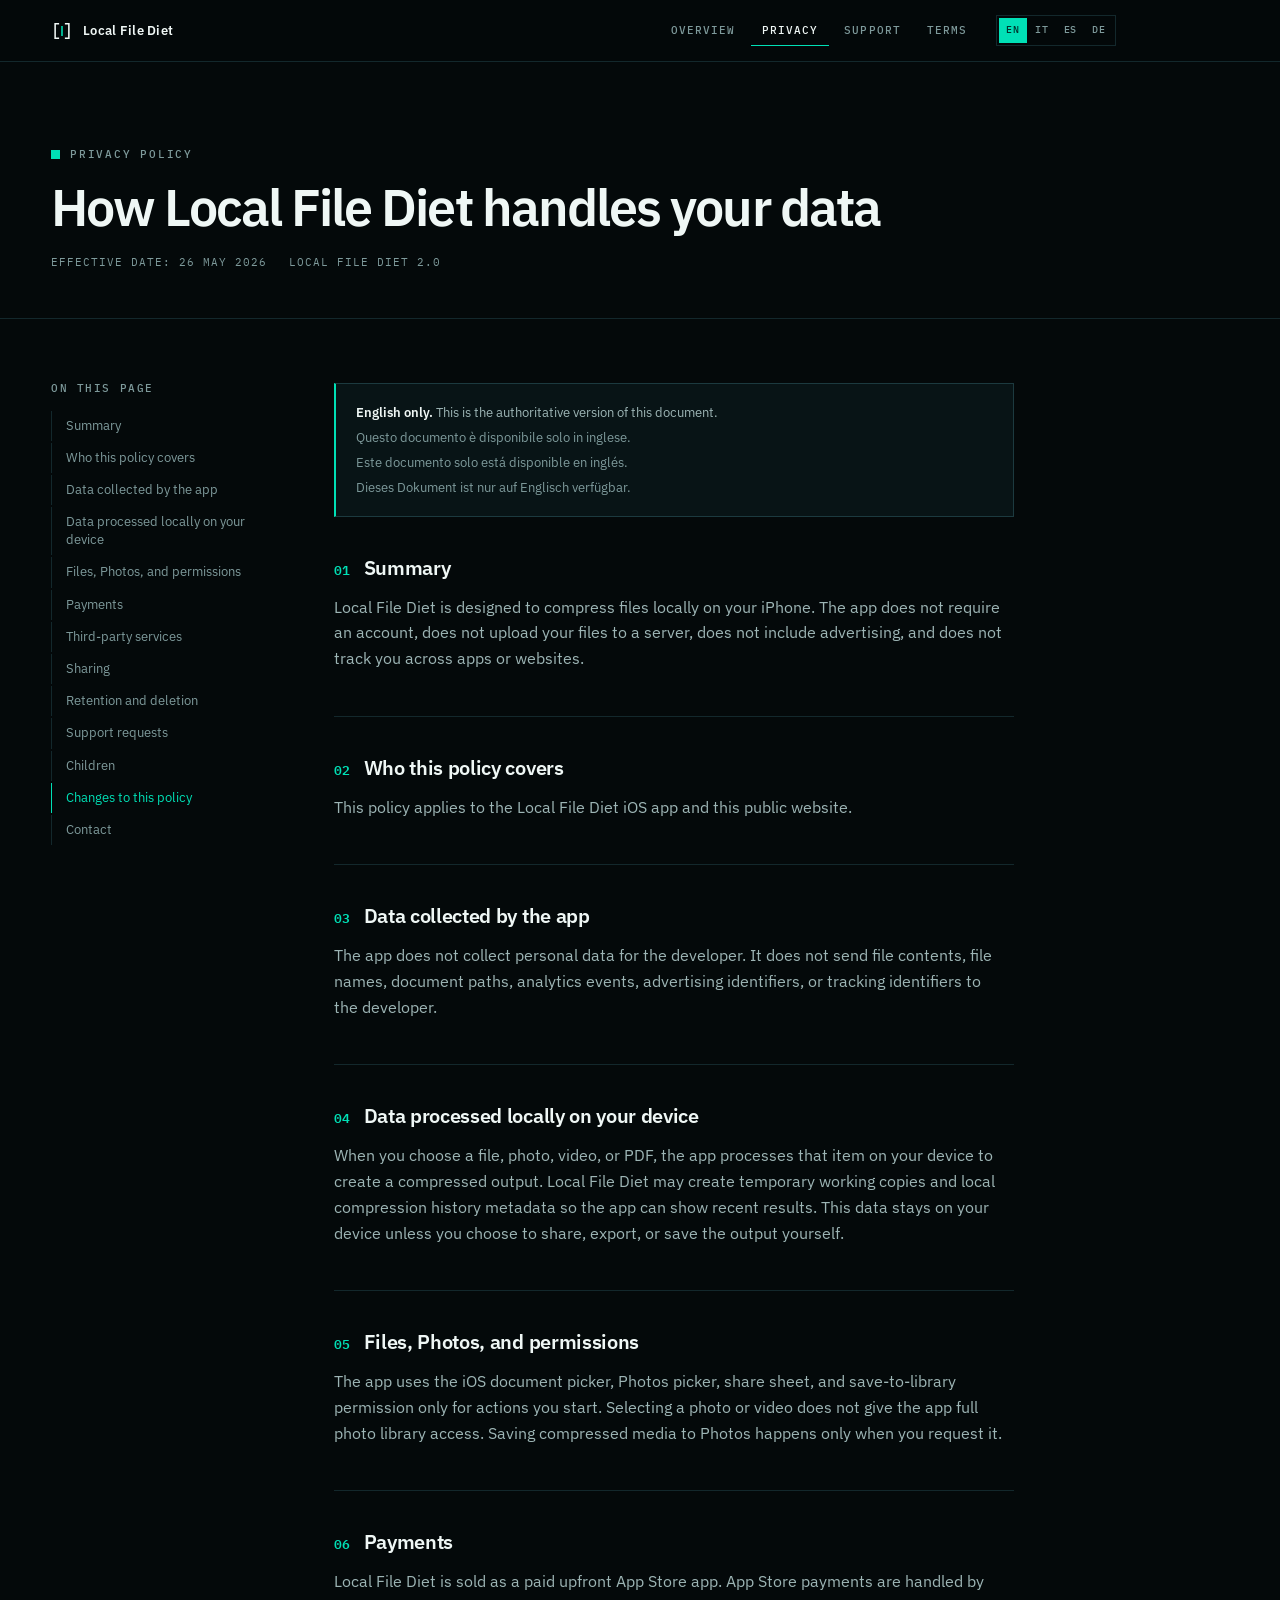
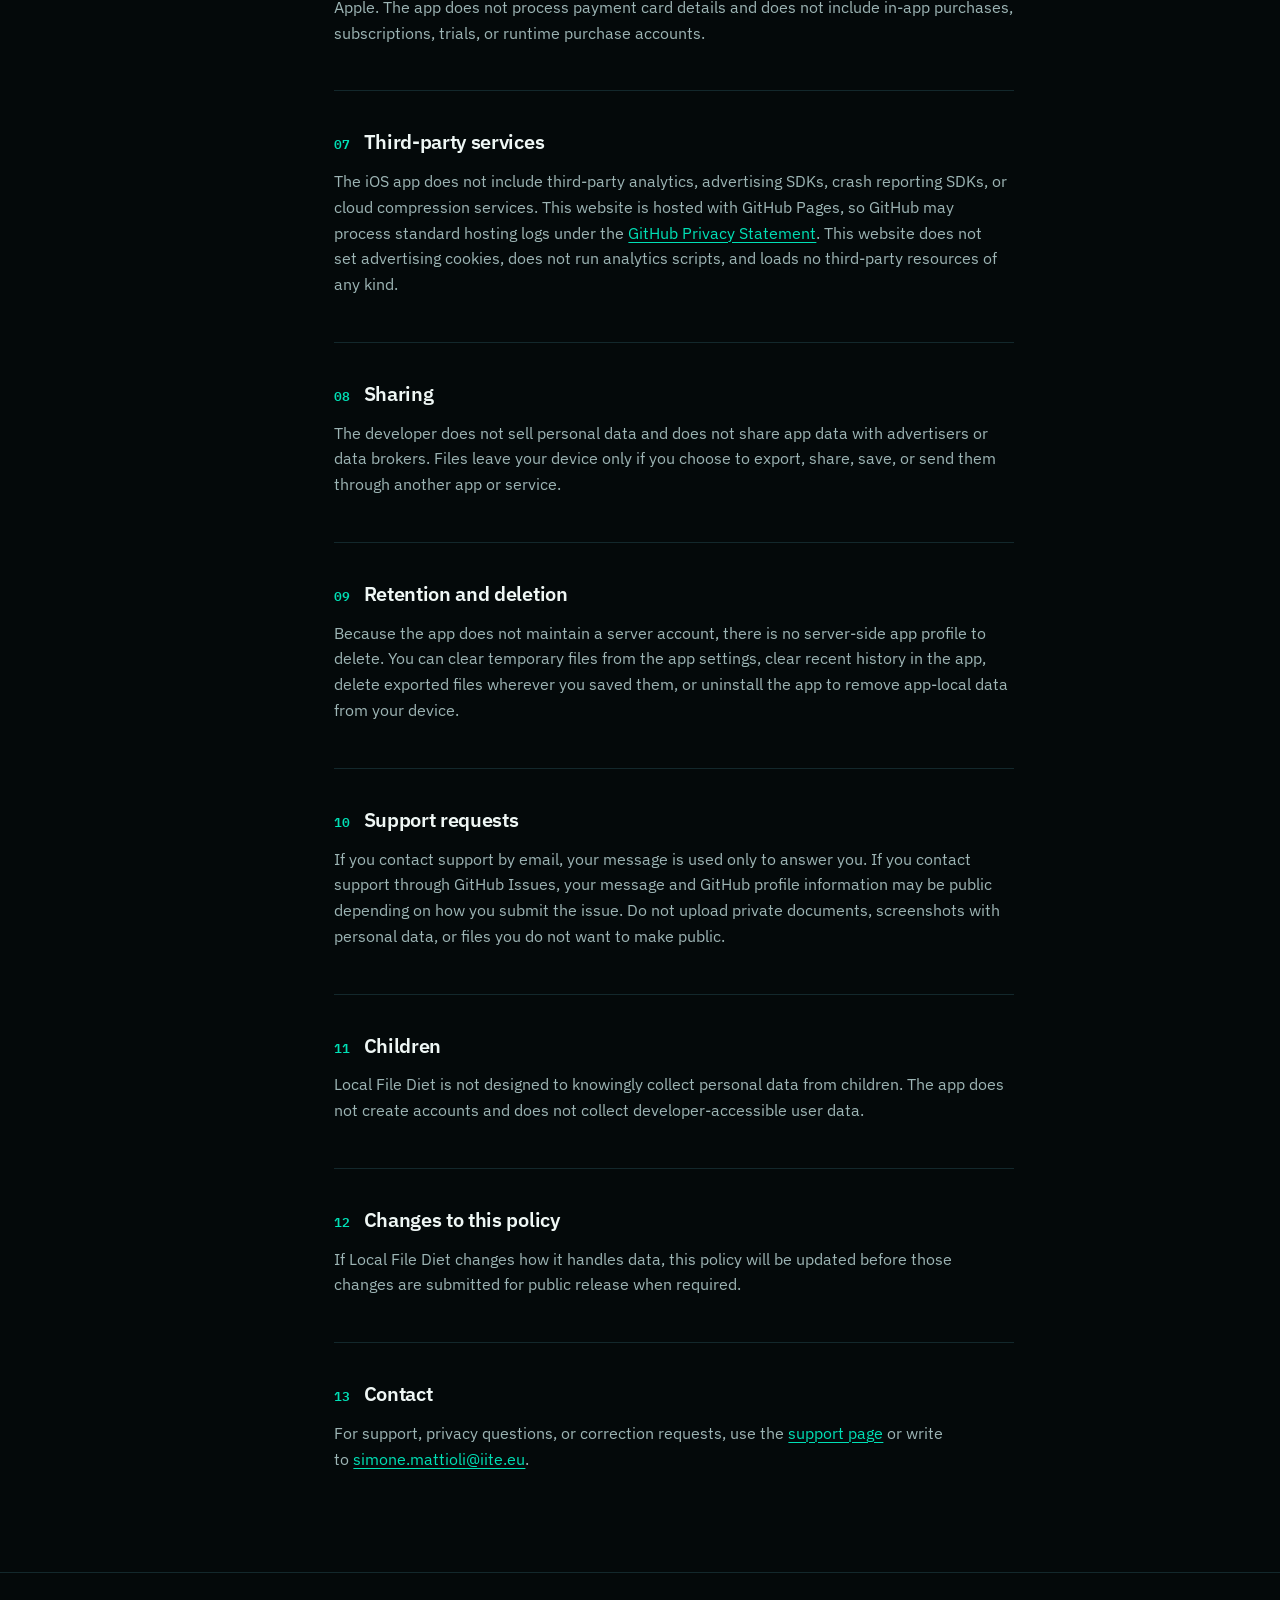
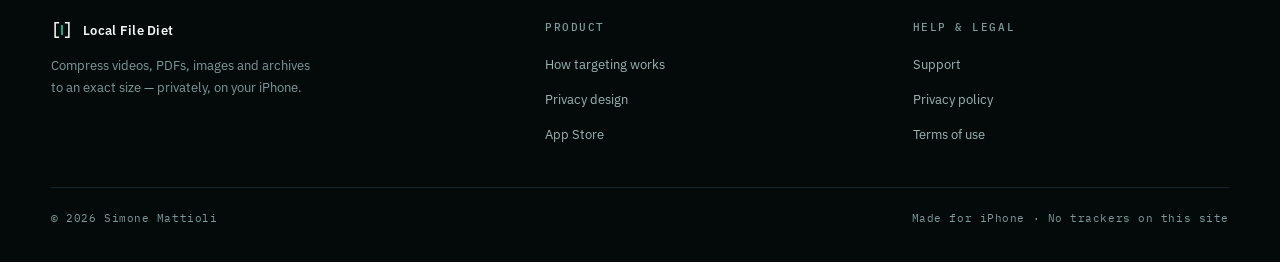
<file: docs/privacy.html>
<!doctype html>
<html lang="en">
<head>
<meta charset="utf-8">
<meta name="viewport" content="width=device-width, initial-scale=1, viewport-fit=cover">
<title>Privacy Policy — Local File Diet</title>
<meta name="description" content="Privacy Policy for Local File Diet, a local-first iPhone file compression app.">
<link rel="canonical" href="https://simo-hue.github.io/Local-File-Diet/privacy.html">

<meta name="apple-itunes-app" content="app-id=6773253471">
<meta name="theme-color" content="#04090a">
<meta property="og:type" content="website">
<meta property="og:site_name" content="Local File Diet">
<meta property="og:title" content="Local File Diet — Compress files to an exact size">
<meta property="og:description" content="Videos, PDFs, images and archives, compressed to the number you need. Entirely on your iPhone.">
<meta property="og:url" content="https://simo-hue.github.io/Local-File-Diet/privacy.html">
<meta property="og:image" content="https://simo-hue.github.io/Local-File-Diet/assets/og.png">
<meta property="og:image:width" content="1200">
<meta property="og:image:height" content="630">
<meta property="og:locale" content="en">
<meta name="twitter:card" content="summary_large_image">
<meta name="twitter:title" content="Local File Diet — Compress files to an exact size">
<meta name="twitter:description" content="Videos, PDFs, images and archives, compressed to the number you need. Entirely on your iPhone.">
<meta name="twitter:image" content="https://simo-hue.github.io/Local-File-Diet/assets/og.png">
<link rel="icon" href="assets/icon-64.png" type="image/png" sizes="64x64">
<link rel="apple-touch-icon" href="assets/apple-touch-icon.png">
<link rel="preload" href="assets/fonts/ibm-plex-sans-latin-wght-normal.woff2" as="font" type="font/woff2" crossorigin>
<link rel="preload" href="assets/fonts/ibm-plex-mono-latin-500-normal.woff2" as="font" type="font/woff2" crossorigin>
<link rel="stylesheet" href="assets/site.css?v=3">
</head>
<body>
<a class="skip" href="#main">Skip to content</a>

<header class="masthead">
  <div class="shell masthead-in">
    <a class="brand" href="index.html"><svg class="brand-mark" viewBox="0 0 24 24" fill="none" aria-hidden="true"><path class="jaw" d="M8 4H4.5v16H8M16 4h3.5v16H16" stroke-width="1.7" stroke-linecap="square"/><path class="target" d="M12 7.5v9" stroke-width="1.7" stroke-linecap="square"/></svg><span>Local File Diet</span></a>

    <nav class="nav" aria-label="Overview">
        <a href="index.html">Overview</a>
        <a href="privacy.html">Privacy</a>
        <a href="support.html">Support</a>
        <a href="terms.html">Terms</a>
    </nav>

    <div class="masthead-end">
      <nav class="langs" aria-label="Language">
        <a href="index.html" hreflang="en" aria-current="true">EN</a>
        <a href="it/index.html" hreflang="it">IT</a>
        <a href="es/index.html" hreflang="es">ES</a>
        <a href="de/index.html" hreflang="de">DE</a>
      </nav>
      <a class="head-cta" href="https://apps.apple.com/app/id6773253471">App&nbsp;Store</a>
    </div>
  </div>
</header>

<main id="main">
  <section class="page-head" data-scroll-trigger>
    <div class="shell">
      <p class="label">Privacy Policy</p>
      <h1>How Local File Diet handles your data</h1>
      <p class="page-meta">
        <span>Effective date: 26 May 2026</span>
        <span>Local File Diet 2.0</span>
      </p>
    </div>
  </section>

  <div class="shell doc">
    <nav class="toc" aria-label="On this page">
      <h2>On this page</h2>
      <ul>
          <li><a href="#summary">Summary</a></li>
          <li><a href="#who-this-policy-covers">Who this policy covers</a></li>
          <li><a href="#data-collected-by-the-app">Data collected by the app</a></li>
          <li><a href="#data-processed-locally-on-your-device">Data processed locally on your device</a></li>
          <li><a href="#files-photos-and-permissions">Files, Photos, and permissions</a></li>
          <li><a href="#payments">Payments</a></li>
          <li><a href="#third-party-services">Third-party services</a></li>
          <li><a href="#sharing">Sharing</a></li>
          <li><a href="#retention-and-deletion">Retention and deletion</a></li>
          <li><a href="#support-requests">Support requests</a></li>
          <li><a href="#children">Children</a></li>
          <li><a href="#changes-to-this-policy">Changes to this policy</a></li>
          <li><a href="#contact">Contact</a></li>
      </ul>
    </nav>

    <article class="doc-body">
      <div class="callout lang-note">
        <p><strong>English only.</strong> This is the authoritative version of this document.</p>
        <p lang="it">Questo documento è disponibile solo in inglese.</p>
        <p lang="es">Este documento solo está disponible en inglés.</p>
        <p lang="de">Dieses Dokument ist nur auf Englisch verfügbar.</p>
      </div>
        <section class="doc-sec">
          <h2 id="summary"><i>01</i>Summary</h2>
          <p>Local File Diet is designed to compress files locally on your iPhone. The app does not require an account, does not upload your files to a server, does not include advertising, and does not track you across apps or websites.</p>
        </section>
        <section class="doc-sec">
          <h2 id="who-this-policy-covers"><i>02</i>Who this policy covers</h2>
          <p>This policy applies to the Local File Diet iOS app and this public website.</p>
        </section>
        <section class="doc-sec">
          <h2 id="data-collected-by-the-app"><i>03</i>Data collected by the app</h2>
          <p>The app does not collect personal data for the developer. It does not send file contents, file names, document paths, analytics events, advertising identifiers, or tracking identifiers to the developer.</p>
        </section>
        <section class="doc-sec">
          <h2 id="data-processed-locally-on-your-device"><i>04</i>Data processed locally on your device</h2>
          <p>When you choose a file, photo, video, or PDF, the app processes that item on your device to create a compressed output. Local File Diet may create temporary working copies and local compression history metadata so the app can show recent results. This data stays on your device unless you choose to share, export, or save the output yourself.</p>
        </section>
        <section class="doc-sec">
          <h2 id="files-photos-and-permissions"><i>05</i>Files, Photos, and permissions</h2>
          <p>The app uses the iOS document picker, Photos picker, share sheet, and save-to-library permission only for actions you start. Selecting a photo or video does not give the app full photo library access. Saving compressed media to Photos happens only when you request it.</p>
        </section>
        <section class="doc-sec">
          <h2 id="payments"><i>06</i>Payments</h2>
          <p>Local File Diet is sold as a paid upfront App Store app. App Store payments are handled by Apple. The app does not process payment card details and does not include in-app purchases, subscriptions, trials, or runtime purchase accounts.</p>
        </section>
        <section class="doc-sec">
          <h2 id="third-party-services"><i>07</i>Third-party services</h2>
          <p>The iOS app does not include third-party analytics, advertising SDKs, crash reporting SDKs, or cloud compression services. This website is hosted with GitHub Pages, so GitHub may process standard hosting logs under the <a href="https://docs.github.com/en/site-policy/privacy-policies/github-general-privacy-statement">GitHub Privacy Statement</a>. This website does not set advertising cookies, does not run analytics scripts, and loads no third-party resources of any kind.</p>
        </section>
        <section class="doc-sec">
          <h2 id="sharing"><i>08</i>Sharing</h2>
          <p>The developer does not sell personal data and does not share app data with advertisers or data brokers. Files leave your device only if you choose to export, share, save, or send them through another app or service.</p>
        </section>
        <section class="doc-sec">
          <h2 id="retention-and-deletion"><i>09</i>Retention and deletion</h2>
          <p>Because the app does not maintain a server account, there is no server-side app profile to delete. You can clear temporary files from the app settings, clear recent history in the app, delete exported files wherever you saved them, or uninstall the app to remove app-local data from your device.</p>
        </section>
        <section class="doc-sec">
          <h2 id="support-requests"><i>10</i>Support requests</h2>
          <p>If you contact support by email, your message is used only to answer you. If you contact support through GitHub Issues, your message and GitHub profile information may be public depending on how you submit the issue. Do not upload private documents, screenshots with personal data, or files you do not want to make public.</p>
        </section>
        <section class="doc-sec">
          <h2 id="children"><i>11</i>Children</h2>
          <p>Local File Diet is not designed to knowingly collect personal data from children. The app does not create accounts and does not collect developer-accessible user data.</p>
        </section>
        <section class="doc-sec">
          <h2 id="changes-to-this-policy"><i>12</i>Changes to this policy</h2>
          <p>If Local File Diet changes how it handles data, this policy will be updated before those changes are submitted for public release when required.</p>
        </section>
        <section class="doc-sec">
          <h2 id="contact"><i>13</i>Contact</h2>
          <p>For support, privacy questions, or correction requests, use the <a href="support.html">support page</a> or write to <a href="mailto:simone.mattioli@iite.eu">simone.mattioli@iite.eu</a>.</p>
        </section>
    </article>
  </div>
</main>

<footer class="foot">
  <div class="shell">
    <div class="foot-in">
      <div class="foot-brand">
        <a class="brand" href="index.html"><svg class="brand-mark" viewBox="0 0 24 24" fill="none" aria-hidden="true"><path class="jaw" d="M8 4H4.5v16H8M16 4h3.5v16H16" stroke-width="1.7" stroke-linecap="square"/><path class="target" d="M12 7.5v9" stroke-width="1.7" stroke-linecap="square"/></svg><span>Local File Diet</span></a>
        <p>Compress videos, PDFs, images and archives to an exact size — privately, on your iPhone.</p>
      </div>

      <div>
        <h4>Product</h4>
        <ul>
          <li><a href="index.html#precision">How targeting works</a></li>
          <li><a href="index.html#privacy">Privacy design</a></li>
          <li><a href="https://apps.apple.com/app/id6773253471">App Store</a></li>
        </ul>
      </div>

      <div>
        <h4>Help &amp; legal</h4>
        <ul>
          <li><a href="support.html">Support</a></li>
          <li><a href="privacy.html">Privacy policy</a></li>
          <li><a href="terms.html">Terms of use</a></li>
        </ul>
      </div>
    </div>

    <div class="foot-base">
      <span>© <span data-year>2026</span> Simone Mattioli</span>
      <span>Made for iPhone · No trackers on this site</span>
    </div>
  </div>
</footer>

<div class="dock">
  <p class="dock-txt"><b>Local File Diet</b>Compress to an exact size</p>
  <a class="badge" href="https://apps.apple.com/app/id6773253471"><img src="assets/badges/appstore-en-us.svg" alt="Download Local File Diet on the App Store" width="115" height="38"></a>
</div>

<script src="assets/site.js?v=3" defer></script>
</body>
</html>
</file>
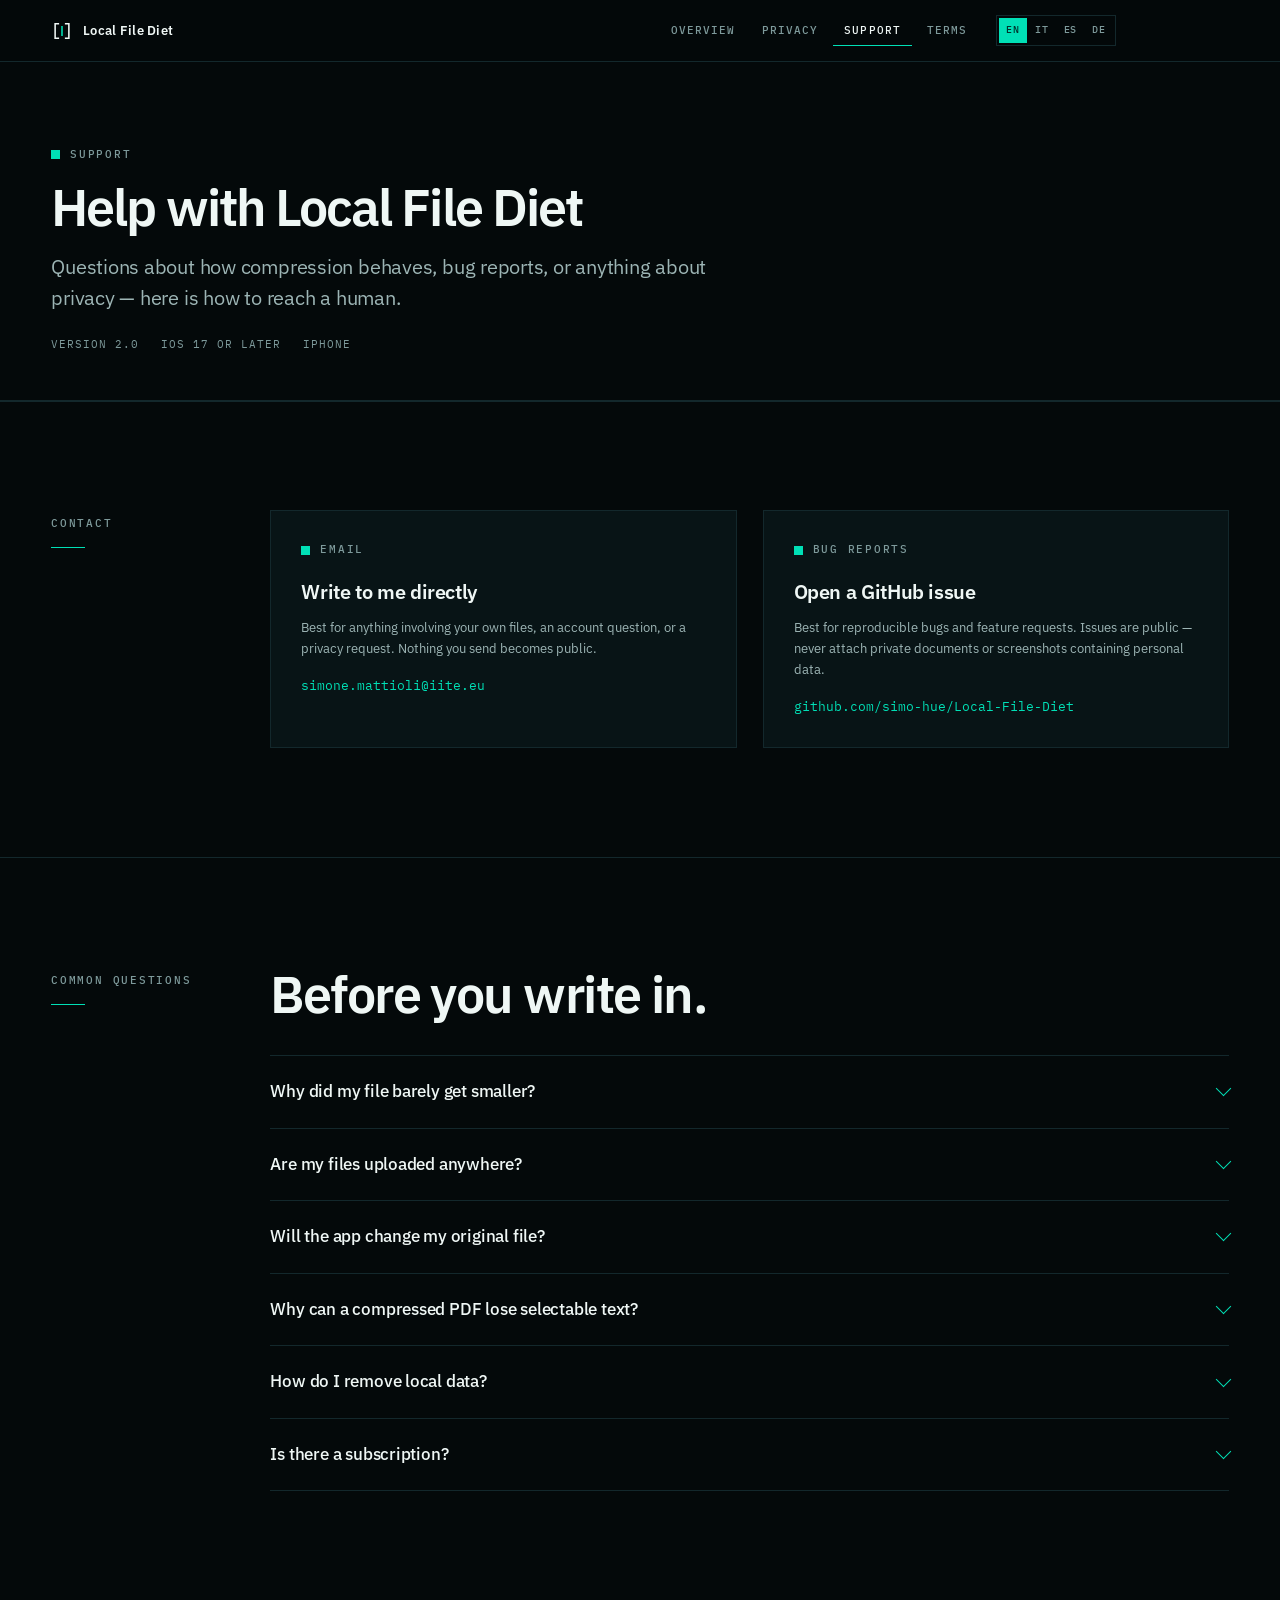
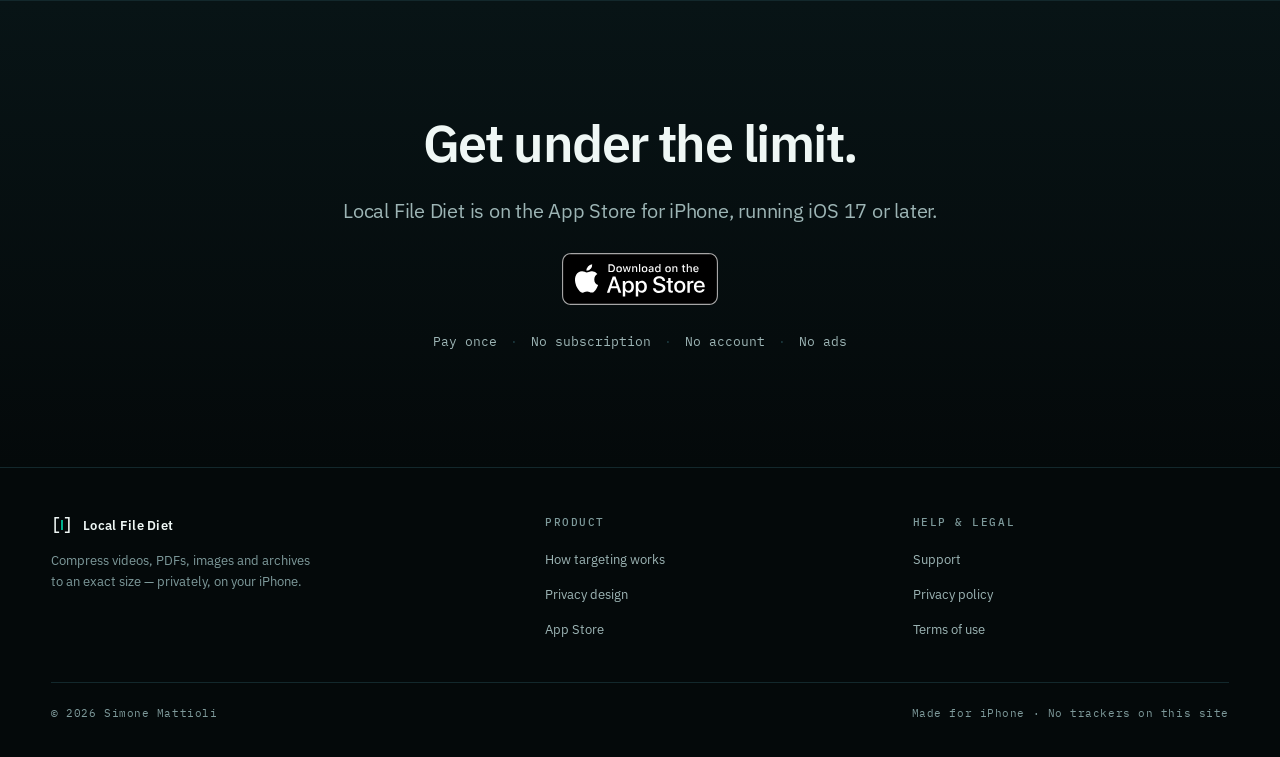
<file: docs/support.html>
<!doctype html>
<html lang="en">
<head>
<meta charset="utf-8">
<meta name="viewport" content="width=device-width, initial-scale=1, viewport-fit=cover">
<title>Support — Local File Diet</title>
<meta name="description" content="Help, troubleshooting and contact for Local File Diet.">
<link rel="canonical" href="https://simo-hue.github.io/Local-File-Diet/support.html">
<link rel="alternate" hreflang="en" href="https://simo-hue.github.io/Local-File-Diet/support.html">
<link rel="alternate" hreflang="it" href="https://simo-hue.github.io/Local-File-Diet/it/support.html">
<link rel="alternate" hreflang="es" href="https://simo-hue.github.io/Local-File-Diet/es/support.html">
<link rel="alternate" hreflang="de" href="https://simo-hue.github.io/Local-File-Diet/de/support.html">
<link rel="alternate" hreflang="x-default" href="https://simo-hue.github.io/Local-File-Diet/support.html">
<meta name="apple-itunes-app" content="app-id=6773253471">
<meta name="theme-color" content="#04090a">
<meta property="og:type" content="website">
<meta property="og:site_name" content="Local File Diet">
<meta property="og:title" content="Local File Diet — Compress files to an exact size">
<meta property="og:description" content="Videos, PDFs, images and archives, compressed to the number you need. Entirely on your iPhone.">
<meta property="og:url" content="https://simo-hue.github.io/Local-File-Diet/support.html">
<meta property="og:image" content="https://simo-hue.github.io/Local-File-Diet/assets/og.png">
<meta property="og:image:width" content="1200">
<meta property="og:image:height" content="630">
<meta property="og:locale" content="en">
<meta name="twitter:card" content="summary_large_image">
<meta name="twitter:title" content="Local File Diet — Compress files to an exact size">
<meta name="twitter:description" content="Videos, PDFs, images and archives, compressed to the number you need. Entirely on your iPhone.">
<meta name="twitter:image" content="https://simo-hue.github.io/Local-File-Diet/assets/og.png">
<link rel="icon" href="assets/icon-64.png" type="image/png" sizes="64x64">
<link rel="apple-touch-icon" href="assets/apple-touch-icon.png">
<link rel="preload" href="assets/fonts/ibm-plex-sans-latin-wght-normal.woff2" as="font" type="font/woff2" crossorigin>
<link rel="preload" href="assets/fonts/ibm-plex-mono-latin-500-normal.woff2" as="font" type="font/woff2" crossorigin>
<link rel="stylesheet" href="assets/site.css?v=3">
<script type="application/ld+json">
{
  "@context": "https://schema.org",
  "@type": "FAQPage",
  "inLanguage": "en",
  "mainEntity": [
    {
      "@type": "Question",
      "name": "Why did my file barely get smaller?",
      "acceptedAnswer": {
        "@type": "Answer",
        "text": "Some files are already compressed as far as they usefully go — an H.264 video exported at a low bitrate, or a PDF that is mostly text, has little left to remove. When a target is not reachable without visible damage, the app says so rather than producing a file that looks broken."
      }
    },
    {
      "@type": "Question",
      "name": "Are my files uploaded anywhere?",
      "acceptedAnswer": {
        "@type": "Answer",
        "text": "No. Compression runs on your iPhone. There is no server involved, and the app works with no network connection at all. Files leave the device only when you choose to share, save or export the result yourself."
      }
    },
    {
      "@type": "Question",
      "name": "Will the app change my original file?",
      "acceptedAnswer": {
        "@type": "Answer",
        "text": "No. Local File Diet copies your selection into a temporary workspace and writes a new compressed file. The original is left exactly as it was."
      }
    },
    {
      "@type": "Question",
      "name": "Why can a compressed PDF lose selectable text?",
      "acceptedAnswer": {
        "@type": "Answer",
        "text": "Aggressive PDF compression can rebuild pages as flat images, which is sometimes the only way to hit a small target on a scanned document. The app warns you before taking that route, because it also removes links, form fields and annotations."
      }
    },
    {
      "@type": "Question",
      "name": "How do I remove local data?",
      "acceptedAnswer": {
        "@type": "Answer",
        "text": "Clear temporary files from the app settings, clear recent history from the home screen, and delete any exported files wherever you saved them. Deleting the app removes everything it stored on the device."
      }
    },
    {
      "@type": "Question",
      "name": "Is there a subscription?",
      "acceptedAnswer": {
        "@type": "Answer",
        "text": "No. Local File Diet is a one-time purchase with no subscription, no account and no in-app purchases. Every feature is unlocked from the start."
      }
    }
  ]
}
</script>
</head>
<body>
<a class="skip" href="#main">Skip to content</a>

<header class="masthead">
  <div class="shell masthead-in">
    <a class="brand" href="index.html"><svg class="brand-mark" viewBox="0 0 24 24" fill="none" aria-hidden="true"><path class="jaw" d="M8 4H4.5v16H8M16 4h3.5v16H16" stroke-width="1.7" stroke-linecap="square"/><path class="target" d="M12 7.5v9" stroke-width="1.7" stroke-linecap="square"/></svg><span>Local File Diet</span></a>

    <nav class="nav" aria-label="Overview">
        <a href="index.html">Overview</a>
        <a href="privacy.html">Privacy</a>
        <a href="support.html">Support</a>
        <a href="terms.html">Terms</a>
    </nav>

    <div class="masthead-end">
      <nav class="langs" aria-label="Language">
        <a href="support.html" hreflang="en" aria-current="true">EN</a>
        <a href="it/support.html" hreflang="it">IT</a>
        <a href="es/support.html" hreflang="es">ES</a>
        <a href="de/support.html" hreflang="de">DE</a>
      </nav>
      <a class="head-cta" href="https://apps.apple.com/app/id6773253471">App&nbsp;Store</a>
    </div>
  </div>
</header>

<main id="main">
  <section class="page-head" data-scroll-trigger>
    <div class="shell">
      <p class="label">Support</p>
      <h1>Help with Local File Diet</h1>
      <p class="lead">Questions about how compression behaves, bug reports, or anything about privacy — here is how to reach a human.</p>
      <p class="page-meta"><span>Version 2.0</span><span>iOS 17 or later</span><span>iPhone</span></p>
    </div>
  </section>

  <section class="band">
    <div class="shell band-in">
      <div class="rail"><p class="label">Contact</p></div>
      <div class="rv">
        <div class="contact contact-lead">
        <a class="contact-card" href="mailto:simone.mattioli@iite.eu">
          <p class="label">Email</p>
          <strong>Write to me directly</strong>
          <span>Best for anything involving your own files, an account question, or a privacy request. Nothing you send becomes public.</span>
          <em>simone.mattioli@iite.eu</em>
        </a>
        <a class="contact-card" href="https://github.com/simo-hue/Local-File-Diet/issues">
          <p class="label">Bug reports</p>
          <strong>Open a GitHub issue</strong>
          <span>Best for reproducible bugs and feature requests. Issues are public — never attach private documents or screenshots containing personal data.</span>
          <em>github.com/simo-hue/Local-File-Diet</em>
        </a>
        </div>
      </div>
    </div>
  </section>

  <section class="band">
    <div class="shell band-in">
      <div class="rail"><p class="label">Common questions</p></div>
      <div class="rv">
        <div class="band-head"><h2>Before you write in.</h2></div>
        <div class="faq">
          <details>
            <summary>Why did my file barely get smaller?</summary>
            <div class="faq-a"><p>Some files are already compressed as far as they usefully go — an H.264 video exported at a low bitrate, or a PDF that is mostly text, has little left to remove.</p><p>When a target is not reachable without visible damage, the app says so rather than producing a file that looks broken.</p></div>
          </details>
          <details>
            <summary>Are my files uploaded anywhere?</summary>
            <div class="faq-a"><p>No. Compression runs on your iPhone. There is no server involved, and the app works with no network connection at all.</p><p>Files leave the device only when you choose to share, save or export the result yourself.</p></div>
          </details>
          <details>
            <summary>Will the app change my original file?</summary>
            <div class="faq-a"><p>No. Local File Diet copies your selection into a temporary workspace and writes a new compressed file. The original is left exactly as it was.</p></div>
          </details>
          <details>
            <summary>Why can a compressed PDF lose selectable text?</summary>
            <div class="faq-a"><p>Aggressive PDF compression can rebuild pages as flat images, which is sometimes the only way to hit a small target on a scanned document.</p><p>The app warns you before taking that route, because it also removes links, form fields and annotations.</p></div>
          </details>
          <details>
            <summary>How do I remove local data?</summary>
            <div class="faq-a"><p>Clear temporary files from the app settings, clear recent history from the home screen, and delete any exported files wherever you saved them.</p><p>Deleting the app removes everything it stored on the device.</p></div>
          </details>
          <details>
            <summary>Is there a subscription?</summary>
            <div class="faq-a"><p>No. Local File Diet is a one-time purchase with no subscription, no account and no in-app purchases. Every feature is unlocked from the start.</p></div>
          </details>
        </div>
      </div>
    </div>
  </section>

  <section class="closer">
    <div class="shell closer-in">
      <h2>Get under the limit.</h2>
      <p class="lead">Local File Diet is on the App Store for iPhone, running iOS 17 or later.</p>
      <a class="badge" href="https://apps.apple.com/app/id6773253471"><img src="assets/badges/appstore-en-us.svg" alt="Download Local File Diet on the App Store" width="158" height="52"></a>
        <ul class="hero-note">
          <li>Pay once</li>
          <li>No subscription</li>
          <li>No account</li>
          <li>No ads</li>
        </ul>
    </div>
  </section>
</main>

<footer class="foot">
  <div class="shell">
    <div class="foot-in">
      <div class="foot-brand">
        <a class="brand" href="index.html"><svg class="brand-mark" viewBox="0 0 24 24" fill="none" aria-hidden="true"><path class="jaw" d="M8 4H4.5v16H8M16 4h3.5v16H16" stroke-width="1.7" stroke-linecap="square"/><path class="target" d="M12 7.5v9" stroke-width="1.7" stroke-linecap="square"/></svg><span>Local File Diet</span></a>
        <p>Compress videos, PDFs, images and archives to an exact size — privately, on your iPhone.</p>
      </div>

      <div>
        <h4>Product</h4>
        <ul>
          <li><a href="index.html#precision">How targeting works</a></li>
          <li><a href="index.html#privacy">Privacy design</a></li>
          <li><a href="https://apps.apple.com/app/id6773253471">App Store</a></li>
        </ul>
      </div>

      <div>
        <h4>Help &amp; legal</h4>
        <ul>
          <li><a href="support.html">Support</a></li>
          <li><a href="privacy.html">Privacy policy</a></li>
          <li><a href="terms.html">Terms of use</a></li>
        </ul>
      </div>
    </div>

    <div class="foot-base">
      <span>© <span data-year>2026</span> Simone Mattioli</span>
      <span>Made for iPhone · No trackers on this site</span>
    </div>
  </div>
</footer>

<div class="dock">
  <p class="dock-txt"><b>Local File Diet</b>Compress to an exact size</p>
  <a class="badge" href="https://apps.apple.com/app/id6773253471"><img src="assets/badges/appstore-en-us.svg" alt="Download Local File Diet on the App Store" width="115" height="38"></a>
</div>

<script src="assets/site.js?v=3" defer></script>
</body>
</html>
</file>
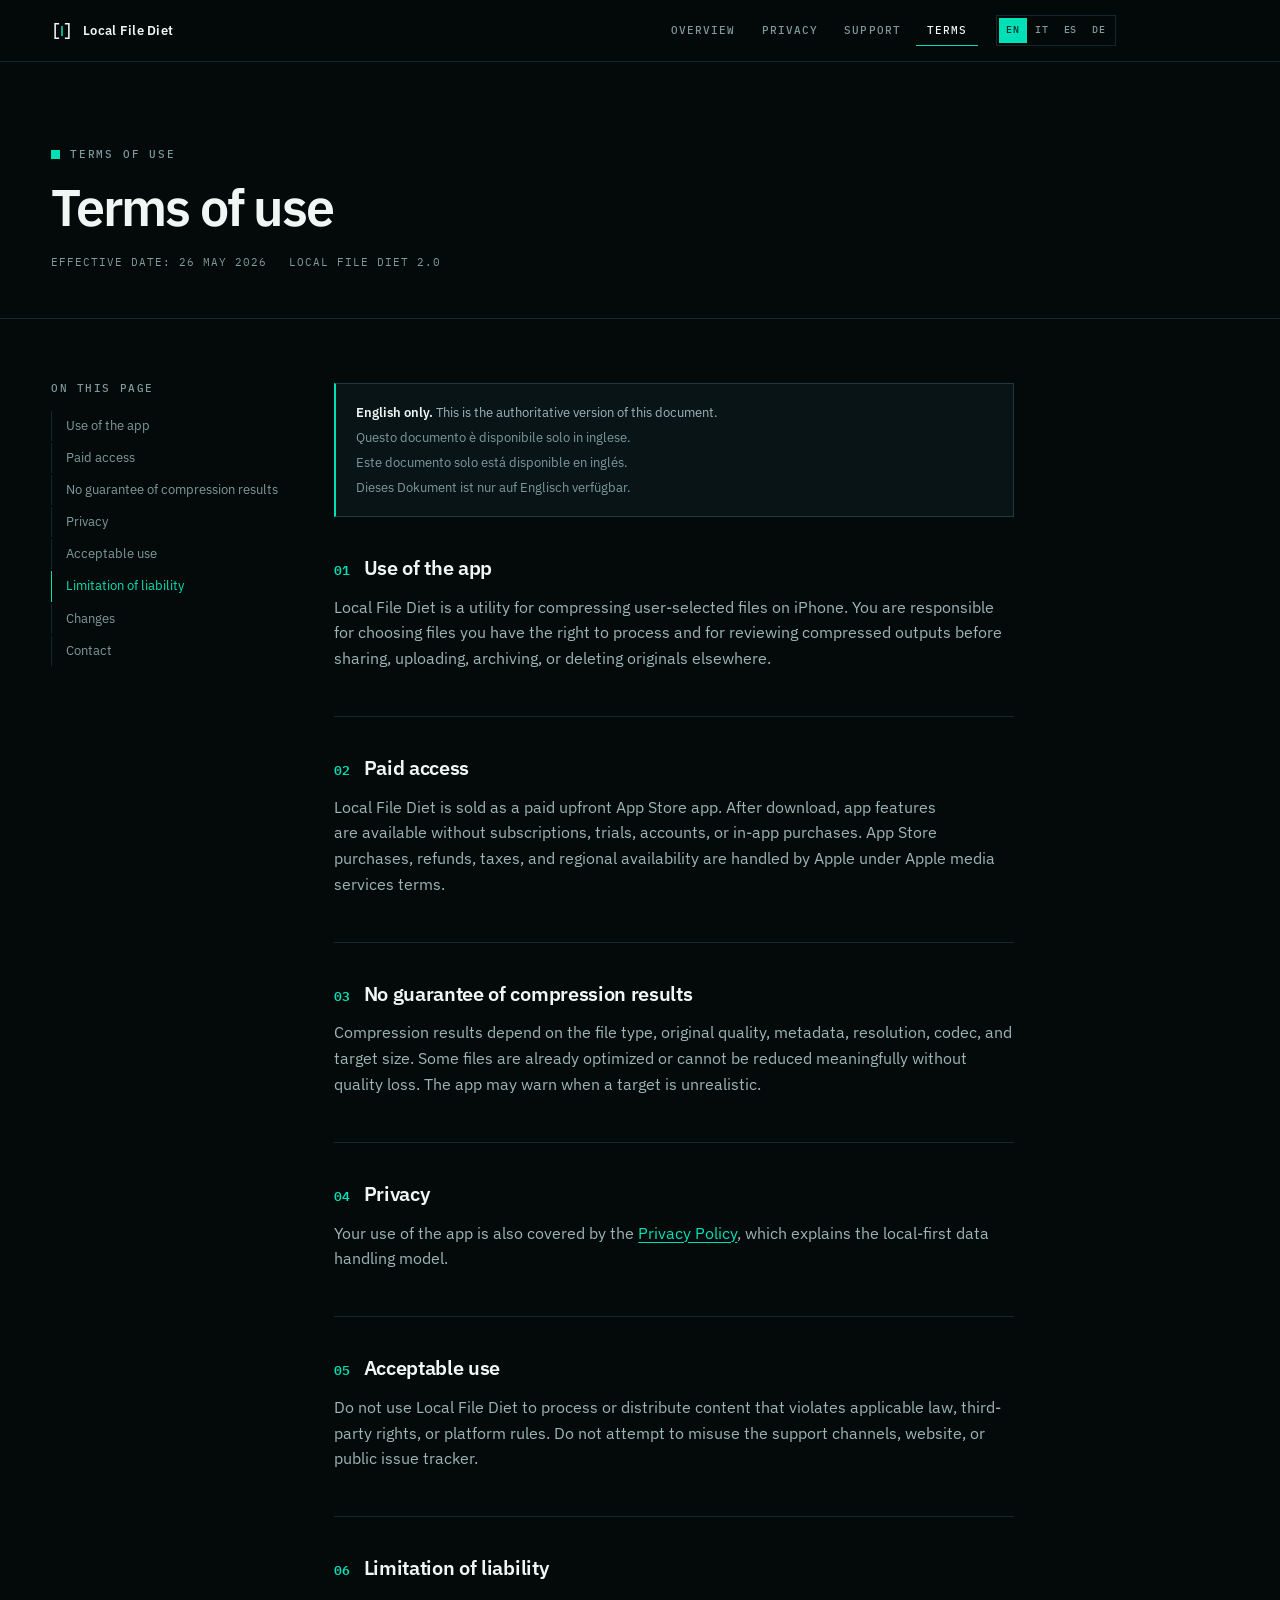
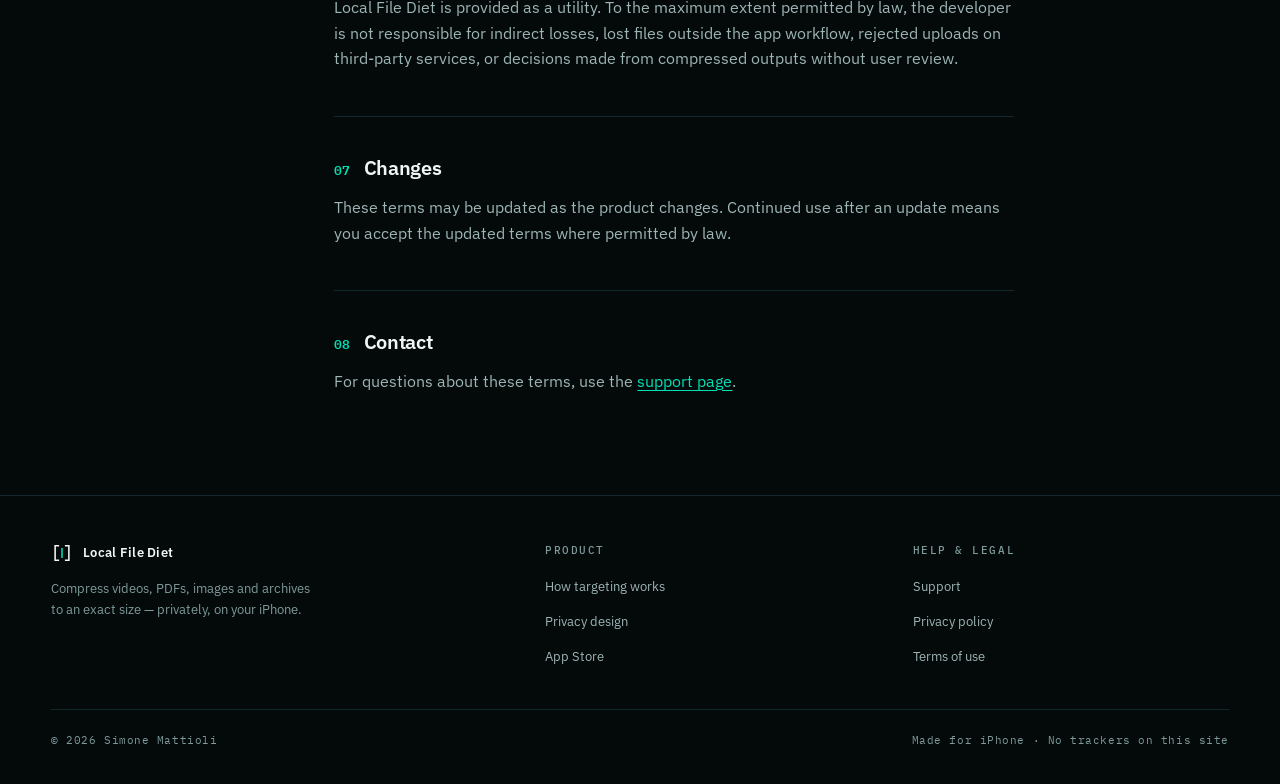
<file: docs/terms.html>
<!doctype html>
<html lang="en">
<head>
<meta charset="utf-8">
<meta name="viewport" content="width=device-width, initial-scale=1, viewport-fit=cover">
<title>Terms of Use — Local File Diet</title>
<meta name="description" content="Terms of Use for Local File Diet.">
<link rel="canonical" href="https://simo-hue.github.io/Local-File-Diet/terms.html">

<meta name="apple-itunes-app" content="app-id=6773253471">
<meta name="theme-color" content="#04090a">
<meta property="og:type" content="website">
<meta property="og:site_name" content="Local File Diet">
<meta property="og:title" content="Local File Diet — Compress files to an exact size">
<meta property="og:description" content="Videos, PDFs, images and archives, compressed to the number you need. Entirely on your iPhone.">
<meta property="og:url" content="https://simo-hue.github.io/Local-File-Diet/terms.html">
<meta property="og:image" content="https://simo-hue.github.io/Local-File-Diet/assets/og.png">
<meta property="og:image:width" content="1200">
<meta property="og:image:height" content="630">
<meta property="og:locale" content="en">
<meta name="twitter:card" content="summary_large_image">
<meta name="twitter:title" content="Local File Diet — Compress files to an exact size">
<meta name="twitter:description" content="Videos, PDFs, images and archives, compressed to the number you need. Entirely on your iPhone.">
<meta name="twitter:image" content="https://simo-hue.github.io/Local-File-Diet/assets/og.png">
<link rel="icon" href="assets/icon-64.png" type="image/png" sizes="64x64">
<link rel="apple-touch-icon" href="assets/apple-touch-icon.png">
<link rel="preload" href="assets/fonts/ibm-plex-sans-latin-wght-normal.woff2" as="font" type="font/woff2" crossorigin>
<link rel="preload" href="assets/fonts/ibm-plex-mono-latin-500-normal.woff2" as="font" type="font/woff2" crossorigin>
<link rel="stylesheet" href="assets/site.css?v=3">
</head>
<body>
<a class="skip" href="#main">Skip to content</a>

<header class="masthead">
  <div class="shell masthead-in">
    <a class="brand" href="index.html"><svg class="brand-mark" viewBox="0 0 24 24" fill="none" aria-hidden="true"><path class="jaw" d="M8 4H4.5v16H8M16 4h3.5v16H16" stroke-width="1.7" stroke-linecap="square"/><path class="target" d="M12 7.5v9" stroke-width="1.7" stroke-linecap="square"/></svg><span>Local File Diet</span></a>

    <nav class="nav" aria-label="Overview">
        <a href="index.html">Overview</a>
        <a href="privacy.html">Privacy</a>
        <a href="support.html">Support</a>
        <a href="terms.html">Terms</a>
    </nav>

    <div class="masthead-end">
      <nav class="langs" aria-label="Language">
        <a href="index.html" hreflang="en" aria-current="true">EN</a>
        <a href="it/index.html" hreflang="it">IT</a>
        <a href="es/index.html" hreflang="es">ES</a>
        <a href="de/index.html" hreflang="de">DE</a>
      </nav>
      <a class="head-cta" href="https://apps.apple.com/app/id6773253471">App&nbsp;Store</a>
    </div>
  </div>
</header>

<main id="main">
  <section class="page-head" data-scroll-trigger>
    <div class="shell">
      <p class="label">Terms of Use</p>
      <h1>Terms of use</h1>
      <p class="page-meta">
        <span>Effective date: 26 May 2026</span>
        <span>Local File Diet 2.0</span>
      </p>
    </div>
  </section>

  <div class="shell doc">
    <nav class="toc" aria-label="On this page">
      <h2>On this page</h2>
      <ul>
          <li><a href="#use-of-the-app">Use of the app</a></li>
          <li><a href="#paid-access">Paid access</a></li>
          <li><a href="#no-guarantee-of-compression-results">No guarantee of compression results</a></li>
          <li><a href="#privacy">Privacy</a></li>
          <li><a href="#acceptable-use">Acceptable use</a></li>
          <li><a href="#limitation-of-liability">Limitation of liability</a></li>
          <li><a href="#changes">Changes</a></li>
          <li><a href="#contact">Contact</a></li>
      </ul>
    </nav>

    <article class="doc-body">
      <div class="callout lang-note">
        <p><strong>English only.</strong> This is the authoritative version of this document.</p>
        <p lang="it">Questo documento è disponibile solo in inglese.</p>
        <p lang="es">Este documento solo está disponible en inglés.</p>
        <p lang="de">Dieses Dokument ist nur auf Englisch verfügbar.</p>
      </div>
        <section class="doc-sec">
          <h2 id="use-of-the-app"><i>01</i>Use of the app</h2>
          <p>Local File Diet is a utility for compressing user-selected files on iPhone. You are responsible for choosing files you have the right to process and for reviewing compressed outputs before sharing, uploading, archiving, or deleting originals elsewhere.</p>
        </section>
        <section class="doc-sec">
          <h2 id="paid-access"><i>02</i>Paid access</h2>
          <p>Local File Diet is sold as a paid upfront App Store app. After download, app features are available without subscriptions, trials, accounts, or in-app purchases. App Store purchases, refunds, taxes, and regional availability are handled by Apple under Apple media services terms.</p>
        </section>
        <section class="doc-sec">
          <h2 id="no-guarantee-of-compression-results"><i>03</i>No guarantee of compression results</h2>
          <p>Compression results depend on the file type, original quality, metadata, resolution, codec, and target size. Some files are already optimized or cannot be reduced meaningfully without quality loss. The app may warn when a target is unrealistic.</p>
        </section>
        <section class="doc-sec">
          <h2 id="privacy"><i>04</i>Privacy</h2>
          <p>Your use of the app is also covered by the <a href="privacy.html">Privacy Policy</a>, which explains the local-first data handling model.</p>
        </section>
        <section class="doc-sec">
          <h2 id="acceptable-use"><i>05</i>Acceptable use</h2>
          <p>Do not use Local File Diet to process or distribute content that violates applicable law, third-party rights, or platform rules. Do not attempt to misuse the support channels, website, or public issue tracker.</p>
        </section>
        <section class="doc-sec">
          <h2 id="limitation-of-liability"><i>06</i>Limitation of liability</h2>
          <p>Local File Diet is provided as a utility. To the maximum extent permitted by law, the developer is not responsible for indirect losses, lost files outside the app workflow, rejected uploads on third-party services, or decisions made from compressed outputs without user review.</p>
        </section>
        <section class="doc-sec">
          <h2 id="changes"><i>07</i>Changes</h2>
          <p>These terms may be updated as the product changes. Continued use after an update means you accept the updated terms where permitted by law.</p>
        </section>
        <section class="doc-sec">
          <h2 id="contact"><i>08</i>Contact</h2>
          <p>For questions about these terms, use the <a href="support.html">support page</a>.</p>
        </section>
    </article>
  </div>
</main>

<footer class="foot">
  <div class="shell">
    <div class="foot-in">
      <div class="foot-brand">
        <a class="brand" href="index.html"><svg class="brand-mark" viewBox="0 0 24 24" fill="none" aria-hidden="true"><path class="jaw" d="M8 4H4.5v16H8M16 4h3.5v16H16" stroke-width="1.7" stroke-linecap="square"/><path class="target" d="M12 7.5v9" stroke-width="1.7" stroke-linecap="square"/></svg><span>Local File Diet</span></a>
        <p>Compress videos, PDFs, images and archives to an exact size — privately, on your iPhone.</p>
      </div>

      <div>
        <h4>Product</h4>
        <ul>
          <li><a href="index.html#precision">How targeting works</a></li>
          <li><a href="index.html#privacy">Privacy design</a></li>
          <li><a href="https://apps.apple.com/app/id6773253471">App Store</a></li>
        </ul>
      </div>

      <div>
        <h4>Help &amp; legal</h4>
        <ul>
          <li><a href="support.html">Support</a></li>
          <li><a href="privacy.html">Privacy policy</a></li>
          <li><a href="terms.html">Terms of use</a></li>
        </ul>
      </div>
    </div>

    <div class="foot-base">
      <span>© <span data-year>2026</span> Simone Mattioli</span>
      <span>Made for iPhone · No trackers on this site</span>
    </div>
  </div>
</footer>

<div class="dock">
  <p class="dock-txt"><b>Local File Diet</b>Compress to an exact size</p>
  <a class="badge" href="https://apps.apple.com/app/id6773253471"><img src="assets/badges/appstore-en-us.svg" alt="Download Local File Diet on the App Store" width="115" height="38"></a>
</div>

<script src="assets/site.js?v=3" defer></script>
</body>
</html>
</file>
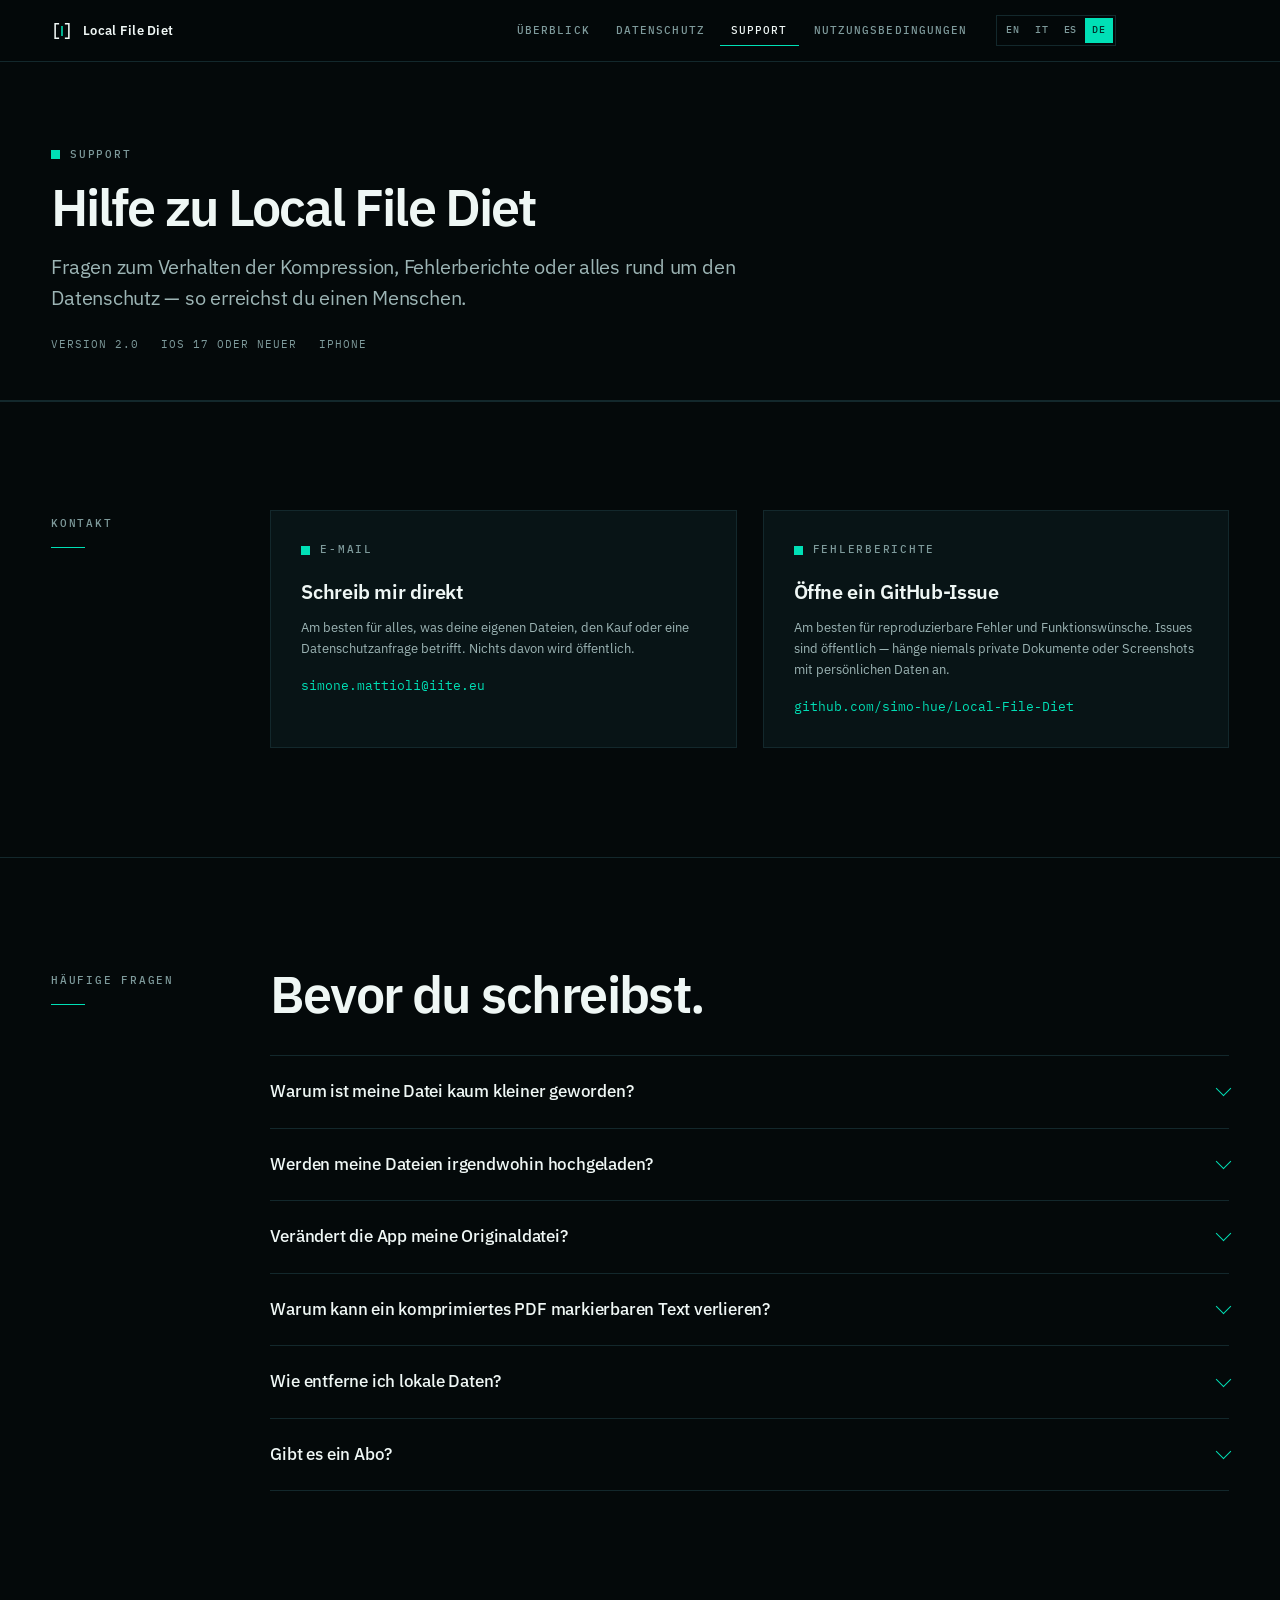
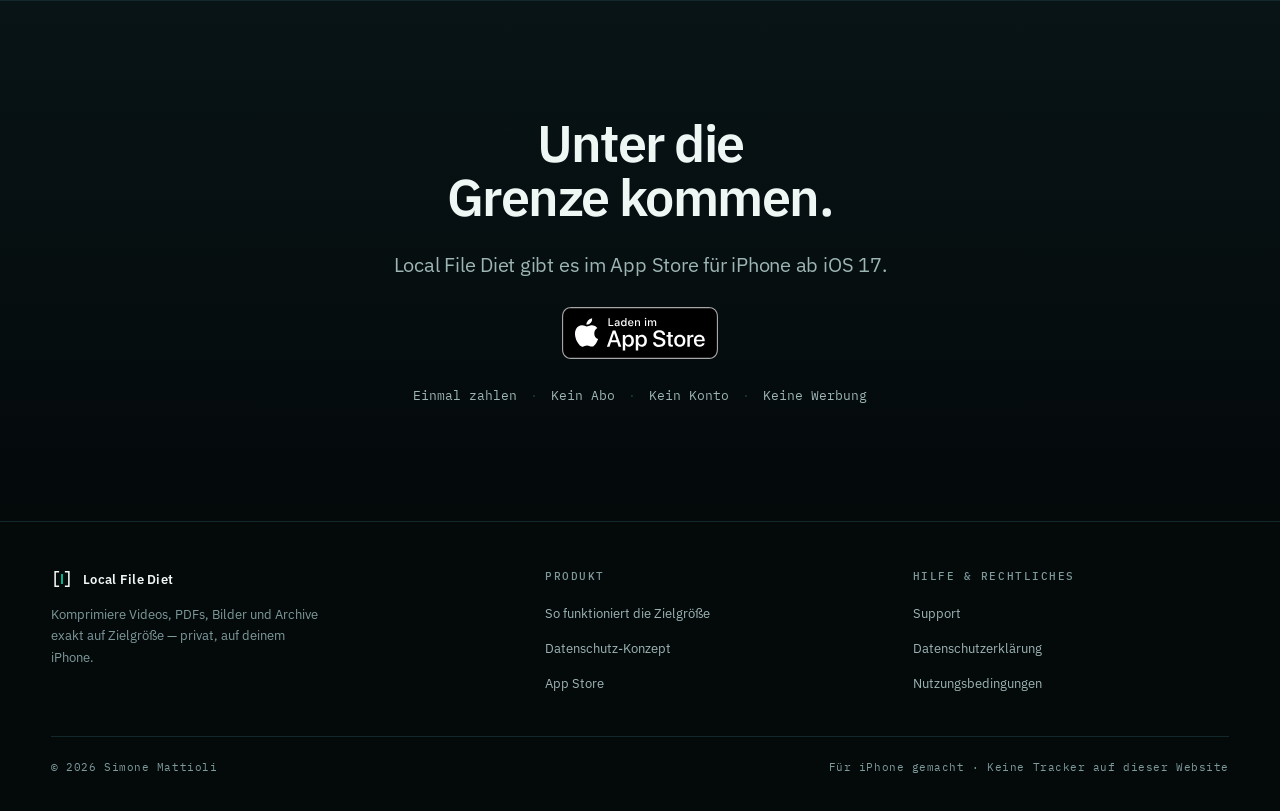
<file: docs/de/support.html>
<!doctype html>
<html lang="de">
<head>
<meta charset="utf-8">
<meta name="viewport" content="width=device-width, initial-scale=1, viewport-fit=cover">
<title>Support — Local File Diet</title>
<meta name="description" content="Hilfe, Fehlerbehebung und Kontakt für Local File Diet.">
<link rel="canonical" href="https://simo-hue.github.io/Local-File-Diet/de/support.html">
<link rel="alternate" hreflang="en" href="https://simo-hue.github.io/Local-File-Diet/support.html">
<link rel="alternate" hreflang="it" href="https://simo-hue.github.io/Local-File-Diet/it/support.html">
<link rel="alternate" hreflang="es" href="https://simo-hue.github.io/Local-File-Diet/es/support.html">
<link rel="alternate" hreflang="de" href="https://simo-hue.github.io/Local-File-Diet/de/support.html">
<link rel="alternate" hreflang="x-default" href="https://simo-hue.github.io/Local-File-Diet/support.html">
<meta name="apple-itunes-app" content="app-id=6773253471">
<meta name="theme-color" content="#04090a">
<meta property="og:type" content="website">
<meta property="og:site_name" content="Local File Diet">
<meta property="og:title" content="Local File Diet — Dateien exakt auf Zielgröße komprimieren">
<meta property="og:description" content="Videos, PDFs, Bilder und Archive, komprimiert auf die Größe, die du brauchst. Vollständig auf deinem iPhone.">
<meta property="og:url" content="https://simo-hue.github.io/Local-File-Diet/de/support.html">
<meta property="og:image" content="https://simo-hue.github.io/Local-File-Diet/assets/og.png">
<meta property="og:image:width" content="1200">
<meta property="og:image:height" content="630">
<meta property="og:locale" content="de">
<meta name="twitter:card" content="summary_large_image">
<meta name="twitter:title" content="Local File Diet — Dateien exakt auf Zielgröße komprimieren">
<meta name="twitter:description" content="Videos, PDFs, Bilder und Archive, komprimiert auf die Größe, die du brauchst. Vollständig auf deinem iPhone.">
<meta name="twitter:image" content="https://simo-hue.github.io/Local-File-Diet/assets/og.png">
<link rel="icon" href="../assets/icon-64.png" type="image/png" sizes="64x64">
<link rel="apple-touch-icon" href="../assets/apple-touch-icon.png">
<link rel="preload" href="../assets/fonts/ibm-plex-sans-latin-wght-normal.woff2" as="font" type="font/woff2" crossorigin>
<link rel="preload" href="../assets/fonts/ibm-plex-mono-latin-500-normal.woff2" as="font" type="font/woff2" crossorigin>
<link rel="stylesheet" href="../assets/site.css?v=3">
<script type="application/ld+json">
{
  "@context": "https://schema.org",
  "@type": "FAQPage",
  "inLanguage": "de",
  "mainEntity": [
    {
      "@type": "Question",
      "name": "Warum ist meine Datei kaum kleiner geworden?",
      "acceptedAnswer": {
        "@type": "Answer",
        "text": "Manche Dateien sind bereits so weit komprimiert, wie es sinnvoll ist: ein H.264-Video mit niedriger Bitrate oder ein PDF, das fast nur aus Text besteht, hat wenig zu entfernen. Wenn eine Zielgröße ohne sichtbare Schäden nicht erreichbar ist, sagt die App das, statt eine ruinierte Datei zu erzeugen."
      }
    },
    {
      "@type": "Question",
      "name": "Werden meine Dateien irgendwohin hochgeladen?",
      "acceptedAnswer": {
        "@type": "Answer",
        "text": "Nein. Die Kompression läuft auf deinem iPhone. Es ist kein Server beteiligt, und die App funktioniert ganz ohne Netzverbindung. Dateien verlassen das Gerät nur, wenn du das Ergebnis selbst teilst, sicherst oder exportierst."
      }
    },
    {
      "@type": "Question",
      "name": "Verändert die App meine Originaldatei?",
      "acceptedAnswer": {
        "@type": "Answer",
        "text": "Nein. Local File Diet kopiert deine Auswahl in einen temporären Bereich und schreibt eine neue komprimierte Datei. Das Original bleibt unverändert."
      }
    },
    {
      "@type": "Question",
      "name": "Warum kann ein komprimiertes PDF markierbaren Text verlieren?",
      "acceptedAnswer": {
        "@type": "Answer",
        "text": "Starke PDF-Kompression kann Seiten als flache Bilder neu aufbauen — manchmal ist das der einzige Weg, bei einem gescannten Dokument eine kleine Zielgröße zu erreichen. Die App warnt vorher, denn dabei gehen auch Links, Formularfelder und Anmerkungen verloren."
      }
    },
    {
      "@type": "Question",
      "name": "Wie entferne ich lokale Daten?",
      "acceptedAnswer": {
        "@type": "Answer",
        "text": "Lösche temporäre Dateien in den App-Einstellungen, leere den Verlauf auf dem Startbildschirm und entferne exportierte Dateien dort, wo du sie gespeichert hast. Beim Löschen der App wird alles entfernt, was sie auf dem Gerät gespeichert hat."
      }
    },
    {
      "@type": "Question",
      "name": "Gibt es ein Abo?",
      "acceptedAnswer": {
        "@type": "Answer",
        "text": "Nein. Local File Diet ist ein einmaliger Kauf ohne Abo, ohne Konto und ohne In-App-Käufe. Alle Funktionen sind von Anfang an freigeschaltet."
      }
    }
  ]
}
</script>
</head>
<body>
<a class="skip" href="#main">Zum Inhalt springen</a>

<header class="masthead">
  <div class="shell masthead-in">
    <a class="brand" href="../index.html"><svg class="brand-mark" viewBox="0 0 24 24" fill="none" aria-hidden="true"><path class="jaw" d="M8 4H4.5v16H8M16 4h3.5v16H16" stroke-width="1.7" stroke-linecap="square"/><path class="target" d="M12 7.5v9" stroke-width="1.7" stroke-linecap="square"/></svg><span>Local File Diet</span></a>

    <nav class="nav" aria-label="Überblick">
        <a href="index.html">Überblick</a>
        <a href="../privacy.html">Datenschutz</a>
        <a href="support.html">Support</a>
        <a href="../terms.html">Nutzungsbedingungen</a>
    </nav>

    <div class="masthead-end">
      <nav class="langs" aria-label="Sprache">
        <a href="../support.html" hreflang="en">EN</a>
        <a href="../it/support.html" hreflang="it">IT</a>
        <a href="../es/support.html" hreflang="es">ES</a>
        <a href="support.html" hreflang="de" aria-current="true">DE</a>
      </nav>
      <a class="head-cta" href="https://apps.apple.com/app/id6773253471">App&nbsp;Store</a>
    </div>
  </div>
</header>

<main id="main">
  <section class="page-head" data-scroll-trigger>
    <div class="shell">
      <p class="label">Support</p>
      <h1>Hilfe zu Local File Diet</h1>
      <p class="lead">Fragen zum Verhalten der Kompression, Fehlerberichte oder alles rund um den Datenschutz — so erreichst du einen Menschen.</p>
      <p class="page-meta"><span>Version 2.0</span><span>iOS 17 oder neuer</span><span>iPhone</span></p>
    </div>
  </section>

  <section class="band">
    <div class="shell band-in">
      <div class="rail"><p class="label">Kontakt</p></div>
      <div class="rv">
        <div class="contact contact-lead">
        <a class="contact-card" href="mailto:simone.mattioli@iite.eu">
          <p class="label">E-Mail</p>
          <strong>Schreib mir direkt</strong>
          <span>Am besten für alles, was deine eigenen Dateien, den Kauf oder eine Datenschutzanfrage betrifft. Nichts davon wird öffentlich.</span>
          <em>simone.mattioli@iite.eu</em>
        </a>
        <a class="contact-card" href="https://github.com/simo-hue/Local-File-Diet/issues">
          <p class="label">Fehlerberichte</p>
          <strong>Öffne ein GitHub-Issue</strong>
          <span>Am besten für reproduzierbare Fehler und Funktionswünsche. Issues sind öffentlich — hänge niemals private Dokumente oder Screenshots mit persönlichen Daten an.</span>
          <em>github.com/simo-hue/Local-File-Diet</em>
        </a>
        </div>
      </div>
    </div>
  </section>

  <section class="band">
    <div class="shell band-in">
      <div class="rail"><p class="label">Häufige Fragen</p></div>
      <div class="rv">
        <div class="band-head"><h2>Bevor du schreibst.</h2></div>
        <div class="faq">
          <details>
            <summary>Warum ist meine Datei kaum kleiner geworden?</summary>
            <div class="faq-a"><p>Manche Dateien sind bereits so weit komprimiert, wie es sinnvoll ist: ein H.264-Video mit niedriger Bitrate oder ein PDF, das fast nur aus Text besteht, hat wenig zu entfernen.</p><p>Wenn eine Zielgröße ohne sichtbare Schäden nicht erreichbar ist, sagt die App das, statt eine ruinierte Datei zu erzeugen.</p></div>
          </details>
          <details>
            <summary>Werden meine Dateien irgendwohin hochgeladen?</summary>
            <div class="faq-a"><p>Nein. Die Kompression läuft auf deinem iPhone. Es ist kein Server beteiligt, und die App funktioniert ganz ohne Netzverbindung.</p><p>Dateien verlassen das Gerät nur, wenn du das Ergebnis selbst teilst, sicherst oder exportierst.</p></div>
          </details>
          <details>
            <summary>Verändert die App meine Originaldatei?</summary>
            <div class="faq-a"><p>Nein. Local File Diet kopiert deine Auswahl in einen temporären Bereich und schreibt eine neue komprimierte Datei. Das Original bleibt unverändert.</p></div>
          </details>
          <details>
            <summary>Warum kann ein komprimiertes PDF markierbaren Text verlieren?</summary>
            <div class="faq-a"><p>Starke PDF-Kompression kann Seiten als flache Bilder neu aufbauen — manchmal ist das der einzige Weg, bei einem gescannten Dokument eine kleine Zielgröße zu erreichen.</p><p>Die App warnt vorher, denn dabei gehen auch Links, Formularfelder und Anmerkungen verloren.</p></div>
          </details>
          <details>
            <summary>Wie entferne ich lokale Daten?</summary>
            <div class="faq-a"><p>Lösche temporäre Dateien in den App-Einstellungen, leere den Verlauf auf dem Startbildschirm und entferne exportierte Dateien dort, wo du sie gespeichert hast.</p><p>Beim Löschen der App wird alles entfernt, was sie auf dem Gerät gespeichert hat.</p></div>
          </details>
          <details>
            <summary>Gibt es ein Abo?</summary>
            <div class="faq-a"><p>Nein. Local File Diet ist ein einmaliger Kauf ohne Abo, ohne Konto und ohne In-App-Käufe. Alle Funktionen sind von Anfang an freigeschaltet.</p></div>
          </details>
        </div>
      </div>
    </div>
  </section>

  <section class="closer">
    <div class="shell closer-in">
      <h2>Unter die Grenze kommen.</h2>
      <p class="lead">Local File Diet gibt es im App Store für iPhone ab iOS 17.</p>
      <a class="badge" href="https://apps.apple.com/app/id6773253471"><img src="../assets/badges/appstore-de-de.svg" alt="Local File Diet im App Store laden" width="158" height="52"></a>
        <ul class="hero-note">
          <li>Einmal zahlen</li>
          <li>Kein Abo</li>
          <li>Kein Konto</li>
          <li>Keine Werbung</li>
        </ul>
    </div>
  </section>
</main>

<footer class="foot">
  <div class="shell">
    <div class="foot-in">
      <div class="foot-brand">
        <a class="brand" href="../index.html"><svg class="brand-mark" viewBox="0 0 24 24" fill="none" aria-hidden="true"><path class="jaw" d="M8 4H4.5v16H8M16 4h3.5v16H16" stroke-width="1.7" stroke-linecap="square"/><path class="target" d="M12 7.5v9" stroke-width="1.7" stroke-linecap="square"/></svg><span>Local File Diet</span></a>
        <p>Komprimiere Videos, PDFs, Bilder und Archive exakt auf Zielgröße — privat, auf deinem iPhone.</p>
      </div>

      <div>
        <h4>Produkt</h4>
        <ul>
          <li><a href="index.html#precision">So funktioniert die Zielgröße</a></li>
          <li><a href="index.html#privacy">Datenschutz-Konzept</a></li>
          <li><a href="https://apps.apple.com/app/id6773253471">App Store</a></li>
        </ul>
      </div>

      <div>
        <h4>Hilfe &amp; Rechtliches</h4>
        <ul>
          <li><a href="support.html">Support</a></li>
          <li><a href="../privacy.html">Datenschutzerklärung</a></li>
          <li><a href="../terms.html">Nutzungsbedingungen</a></li>
        </ul>
      </div>
    </div>

    <div class="foot-base">
      <span>© <span data-year>2026</span> Simone Mattioli</span>
      <span>Für iPhone gemacht · Keine Tracker auf dieser Website</span>
    </div>
  </div>
</footer>

<div class="dock">
  <p class="dock-txt"><b>Local File Diet</b>Exakt auf Zielgröße komprimieren</p>
  <a class="badge" href="https://apps.apple.com/app/id6773253471"><img src="../assets/badges/appstore-de-de.svg" alt="Local File Diet im App Store laden" width="115" height="38"></a>
</div>

<script src="../assets/site.js?v=3" defer></script>
</body>
</html>
</file>
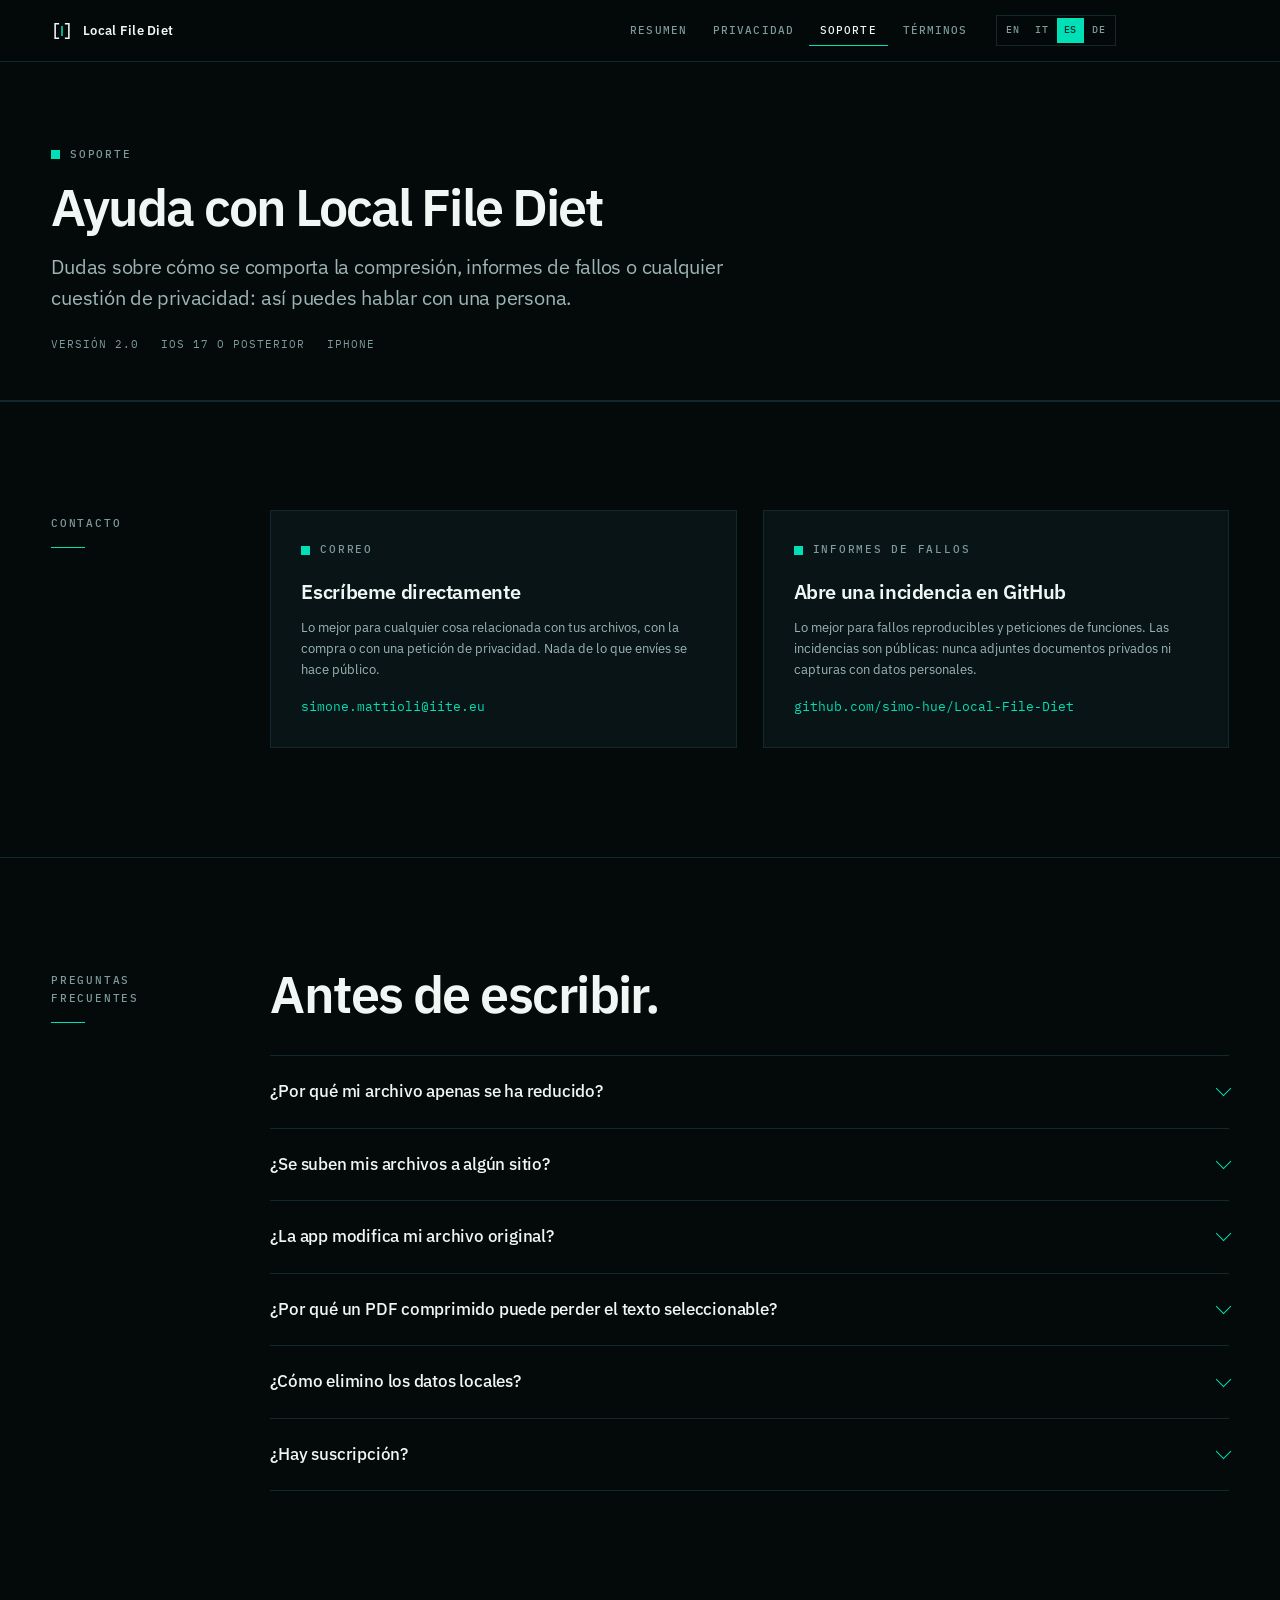
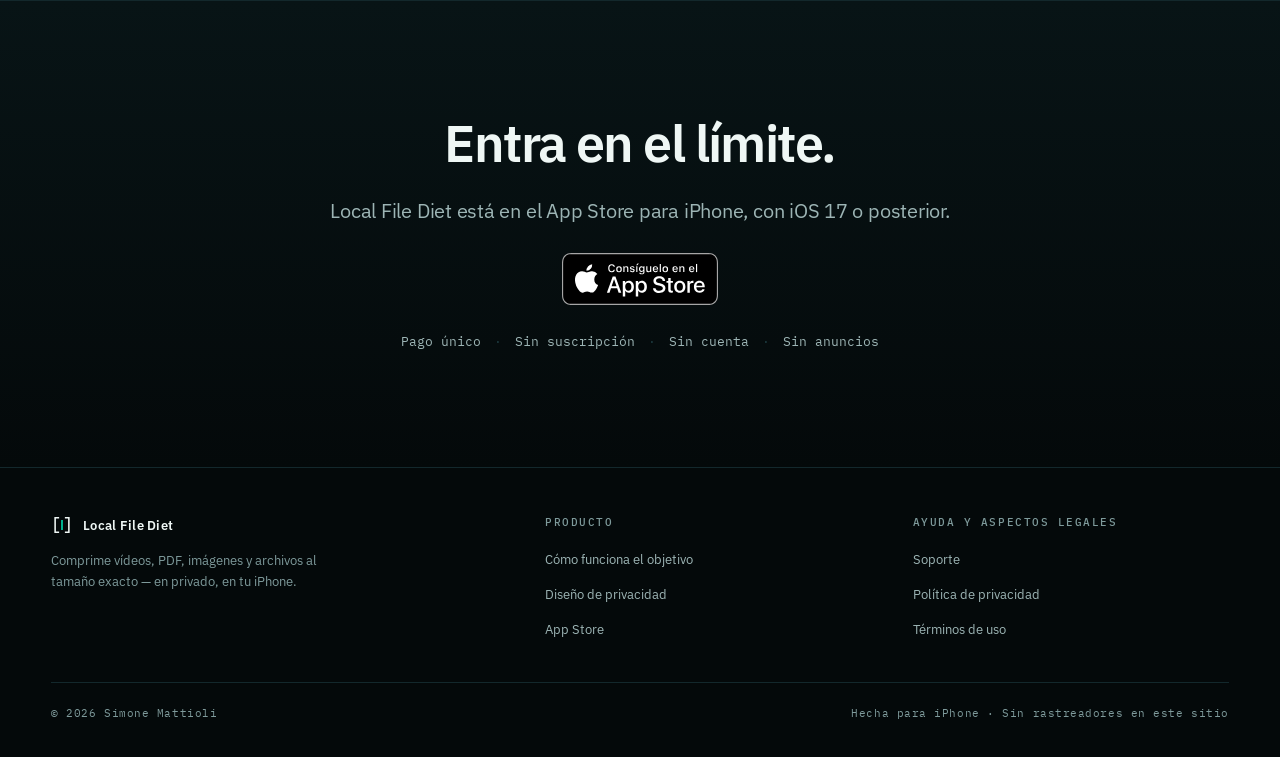
<file: docs/es/support.html>
<!doctype html>
<html lang="es">
<head>
<meta charset="utf-8">
<meta name="viewport" content="width=device-width, initial-scale=1, viewport-fit=cover">
<title>Soporte — Local File Diet</title>
<meta name="description" content="Ayuda, resolución de problemas y contacto para Local File Diet.">
<link rel="canonical" href="https://simo-hue.github.io/Local-File-Diet/es/support.html">
<link rel="alternate" hreflang="en" href="https://simo-hue.github.io/Local-File-Diet/support.html">
<link rel="alternate" hreflang="it" href="https://simo-hue.github.io/Local-File-Diet/it/support.html">
<link rel="alternate" hreflang="es" href="https://simo-hue.github.io/Local-File-Diet/es/support.html">
<link rel="alternate" hreflang="de" href="https://simo-hue.github.io/Local-File-Diet/de/support.html">
<link rel="alternate" hreflang="x-default" href="https://simo-hue.github.io/Local-File-Diet/support.html">
<meta name="apple-itunes-app" content="app-id=6773253471">
<meta name="theme-color" content="#04090a">
<meta property="og:type" content="website">
<meta property="og:site_name" content="Local File Diet">
<meta property="og:title" content="Local File Diet — Comprime archivos al tamaño exacto">
<meta property="og:description" content="Vídeos, PDF, imágenes y archivos, comprimidos al tamaño que necesitas. Íntegramente en tu iPhone.">
<meta property="og:url" content="https://simo-hue.github.io/Local-File-Diet/es/support.html">
<meta property="og:image" content="https://simo-hue.github.io/Local-File-Diet/assets/og.png">
<meta property="og:image:width" content="1200">
<meta property="og:image:height" content="630">
<meta property="og:locale" content="es">
<meta name="twitter:card" content="summary_large_image">
<meta name="twitter:title" content="Local File Diet — Comprime archivos al tamaño exacto">
<meta name="twitter:description" content="Vídeos, PDF, imágenes y archivos, comprimidos al tamaño que necesitas. Íntegramente en tu iPhone.">
<meta name="twitter:image" content="https://simo-hue.github.io/Local-File-Diet/assets/og.png">
<link rel="icon" href="../assets/icon-64.png" type="image/png" sizes="64x64">
<link rel="apple-touch-icon" href="../assets/apple-touch-icon.png">
<link rel="preload" href="../assets/fonts/ibm-plex-sans-latin-wght-normal.woff2" as="font" type="font/woff2" crossorigin>
<link rel="preload" href="../assets/fonts/ibm-plex-mono-latin-500-normal.woff2" as="font" type="font/woff2" crossorigin>
<link rel="stylesheet" href="../assets/site.css?v=3">
<script type="application/ld+json">
{
  "@context": "https://schema.org",
  "@type": "FAQPage",
  "inLanguage": "es",
  "mainEntity": [
    {
      "@type": "Question",
      "name": "¿Por qué mi archivo apenas se ha reducido?",
      "acceptedAnswer": {
        "@type": "Answer",
        "text": "Algunos archivos ya están comprimidos todo lo que resulta útil: un vídeo H.264 exportado con tasa baja, o un PDF casi todo texto, tienen poco que quitar. Cuando un objetivo no se puede alcanzar sin daños visibles, la app te lo dice en lugar de producir un archivo estropeado."
      }
    },
    {
      "@type": "Question",
      "name": "¿Se suben mis archivos a algún sitio?",
      "acceptedAnswer": {
        "@type": "Answer",
        "text": "No. La compresión se ejecuta en tu iPhone. No hay ningún servidor y la app funciona incluso sin conexión. Los archivos salen del dispositivo solo cuando tú decides compartir, guardar o exportar el resultado."
      }
    },
    {
      "@type": "Question",
      "name": "¿La app modifica mi archivo original?",
      "acceptedAnswer": {
        "@type": "Answer",
        "text": "No. Local File Diet copia tu selección en un espacio temporal y crea un archivo comprimido nuevo. El original se queda tal cual estaba."
      }
    },
    {
      "@type": "Question",
      "name": "¿Por qué un PDF comprimido puede perder el texto seleccionable?",
      "acceptedAnswer": {
        "@type": "Answer",
        "text": "Una compresión agresiva puede reconstruir las páginas como imágenes planas, que a veces es la única forma de alcanzar un objetivo pequeño en un documento escaneado. La app te avisa antes de tomar ese camino, porque también elimina enlaces, campos de formulario y anotaciones."
      }
    },
    {
      "@type": "Question",
      "name": "¿Cómo elimino los datos locales?",
      "acceptedAnswer": {
        "@type": "Answer",
        "text": "Borra los archivos temporales desde los ajustes de la app, limpia el historial reciente desde la pantalla de inicio y elimina los archivos exportados donde los hayas guardado. Al eliminar la app se borra todo lo que hubiera guardado en el dispositivo."
      }
    },
    {
      "@type": "Question",
      "name": "¿Hay suscripción?",
      "acceptedAnswer": {
        "@type": "Answer",
        "text": "No. Local File Diet es una compra única, sin suscripción, sin cuenta y sin compras dentro de la app. Todas las funciones están disponibles desde el principio."
      }
    }
  ]
}
</script>
</head>
<body>
<a class="skip" href="#main">Ir al contenido</a>

<header class="masthead">
  <div class="shell masthead-in">
    <a class="brand" href="../index.html"><svg class="brand-mark" viewBox="0 0 24 24" fill="none" aria-hidden="true"><path class="jaw" d="M8 4H4.5v16H8M16 4h3.5v16H16" stroke-width="1.7" stroke-linecap="square"/><path class="target" d="M12 7.5v9" stroke-width="1.7" stroke-linecap="square"/></svg><span>Local File Diet</span></a>

    <nav class="nav" aria-label="Resumen">
        <a href="index.html">Resumen</a>
        <a href="../privacy.html">Privacidad</a>
        <a href="support.html">Soporte</a>
        <a href="../terms.html">Términos</a>
    </nav>

    <div class="masthead-end">
      <nav class="langs" aria-label="Idioma">
        <a href="../support.html" hreflang="en">EN</a>
        <a href="../it/support.html" hreflang="it">IT</a>
        <a href="support.html" hreflang="es" aria-current="true">ES</a>
        <a href="../de/support.html" hreflang="de">DE</a>
      </nav>
      <a class="head-cta" href="https://apps.apple.com/app/id6773253471">App&nbsp;Store</a>
    </div>
  </div>
</header>

<main id="main">
  <section class="page-head" data-scroll-trigger>
    <div class="shell">
      <p class="label">Soporte</p>
      <h1>Ayuda con Local File Diet</h1>
      <p class="lead">Dudas sobre cómo se comporta la compresión, informes de fallos o cualquier cuestión de privacidad: así puedes hablar con una persona.</p>
      <p class="page-meta"><span>Versión 2.0</span><span>iOS 17 o posterior</span><span>iPhone</span></p>
    </div>
  </section>

  <section class="band">
    <div class="shell band-in">
      <div class="rail"><p class="label">Contacto</p></div>
      <div class="rv">
        <div class="contact contact-lead">
        <a class="contact-card" href="mailto:simone.mattioli@iite.eu">
          <p class="label">Correo</p>
          <strong>Escríbeme directamente</strong>
          <span>Lo mejor para cualquier cosa relacionada con tus archivos, con la compra o con una petición de privacidad. Nada de lo que envíes se hace público.</span>
          <em>simone.mattioli@iite.eu</em>
        </a>
        <a class="contact-card" href="https://github.com/simo-hue/Local-File-Diet/issues">
          <p class="label">Informes de fallos</p>
          <strong>Abre una incidencia en GitHub</strong>
          <span>Lo mejor para fallos reproducibles y peticiones de funciones. Las incidencias son públicas: nunca adjuntes documentos privados ni capturas con datos personales.</span>
          <em>github.com/simo-hue/Local-File-Diet</em>
        </a>
        </div>
      </div>
    </div>
  </section>

  <section class="band">
    <div class="shell band-in">
      <div class="rail"><p class="label">Preguntas frecuentes</p></div>
      <div class="rv">
        <div class="band-head"><h2>Antes de escribir.</h2></div>
        <div class="faq">
          <details>
            <summary>¿Por qué mi archivo apenas se ha reducido?</summary>
            <div class="faq-a"><p>Algunos archivos ya están comprimidos todo lo que resulta útil: un vídeo H.264 exportado con tasa baja, o un PDF casi todo texto, tienen poco que quitar.</p><p>Cuando un objetivo no se puede alcanzar sin daños visibles, la app te lo dice en lugar de producir un archivo estropeado.</p></div>
          </details>
          <details>
            <summary>¿Se suben mis archivos a algún sitio?</summary>
            <div class="faq-a"><p>No. La compresión se ejecuta en tu iPhone. No hay ningún servidor y la app funciona incluso sin conexión.</p><p>Los archivos salen del dispositivo solo cuando tú decides compartir, guardar o exportar el resultado.</p></div>
          </details>
          <details>
            <summary>¿La app modifica mi archivo original?</summary>
            <div class="faq-a"><p>No. Local File Diet copia tu selección en un espacio temporal y crea un archivo comprimido nuevo. El original se queda tal cual estaba.</p></div>
          </details>
          <details>
            <summary>¿Por qué un PDF comprimido puede perder el texto seleccionable?</summary>
            <div class="faq-a"><p>Una compresión agresiva puede reconstruir las páginas como imágenes planas, que a veces es la única forma de alcanzar un objetivo pequeño en un documento escaneado.</p><p>La app te avisa antes de tomar ese camino, porque también elimina enlaces, campos de formulario y anotaciones.</p></div>
          </details>
          <details>
            <summary>¿Cómo elimino los datos locales?</summary>
            <div class="faq-a"><p>Borra los archivos temporales desde los ajustes de la app, limpia el historial reciente desde la pantalla de inicio y elimina los archivos exportados donde los hayas guardado.</p><p>Al eliminar la app se borra todo lo que hubiera guardado en el dispositivo.</p></div>
          </details>
          <details>
            <summary>¿Hay suscripción?</summary>
            <div class="faq-a"><p>No. Local File Diet es una compra única, sin suscripción, sin cuenta y sin compras dentro de la app. Todas las funciones están disponibles desde el principio.</p></div>
          </details>
        </div>
      </div>
    </div>
  </section>

  <section class="closer">
    <div class="shell closer-in">
      <h2>Entra en el límite.</h2>
      <p class="lead">Local File Diet está en el App Store para iPhone, con iOS 17 o posterior.</p>
      <a class="badge" href="https://apps.apple.com/app/id6773253471"><img src="../assets/badges/appstore-es-es.svg" alt="Descarga Local File Diet en el App Store" width="158" height="52"></a>
        <ul class="hero-note">
          <li>Pago único</li>
          <li>Sin suscripción</li>
          <li>Sin cuenta</li>
          <li>Sin anuncios</li>
        </ul>
    </div>
  </section>
</main>

<footer class="foot">
  <div class="shell">
    <div class="foot-in">
      <div class="foot-brand">
        <a class="brand" href="../index.html"><svg class="brand-mark" viewBox="0 0 24 24" fill="none" aria-hidden="true"><path class="jaw" d="M8 4H4.5v16H8M16 4h3.5v16H16" stroke-width="1.7" stroke-linecap="square"/><path class="target" d="M12 7.5v9" stroke-width="1.7" stroke-linecap="square"/></svg><span>Local File Diet</span></a>
        <p>Comprime vídeos, PDF, imágenes y archivos al tamaño exacto — en privado, en tu iPhone.</p>
      </div>

      <div>
        <h4>Producto</h4>
        <ul>
          <li><a href="index.html#precision">Cómo funciona el objetivo</a></li>
          <li><a href="index.html#privacy">Diseño de privacidad</a></li>
          <li><a href="https://apps.apple.com/app/id6773253471">App Store</a></li>
        </ul>
      </div>

      <div>
        <h4>Ayuda y aspectos legales</h4>
        <ul>
          <li><a href="support.html">Soporte</a></li>
          <li><a href="../privacy.html">Política de privacidad</a></li>
          <li><a href="../terms.html">Términos de uso</a></li>
        </ul>
      </div>
    </div>

    <div class="foot-base">
      <span>© <span data-year>2026</span> Simone Mattioli</span>
      <span>Hecha para iPhone · Sin rastreadores en este sitio</span>
    </div>
  </div>
</footer>

<div class="dock">
  <p class="dock-txt"><b>Local File Diet</b>Comprime al tamaño exacto</p>
  <a class="badge" href="https://apps.apple.com/app/id6773253471"><img src="../assets/badges/appstore-es-es.svg" alt="Descarga Local File Diet en el App Store" width="115" height="38"></a>
</div>

<script src="../assets/site.js?v=3" defer></script>
</body>
</html>
</file>
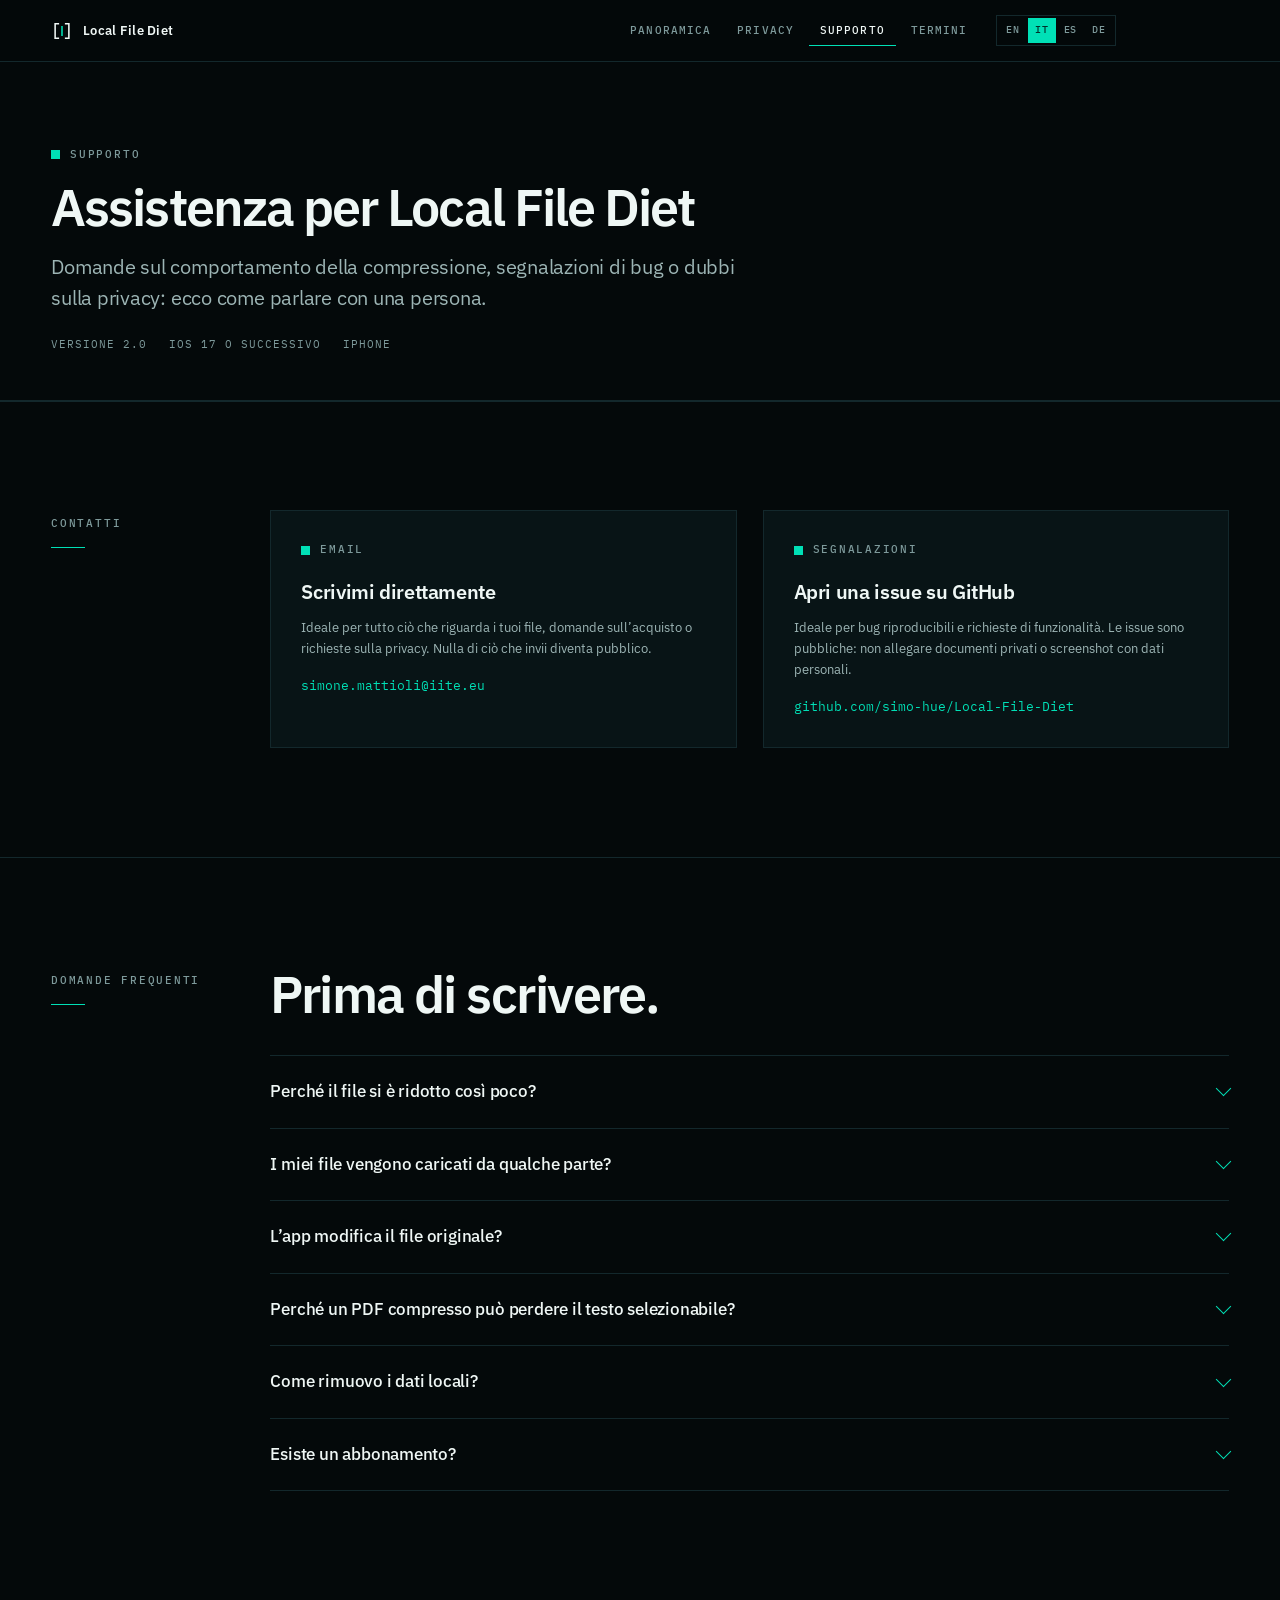
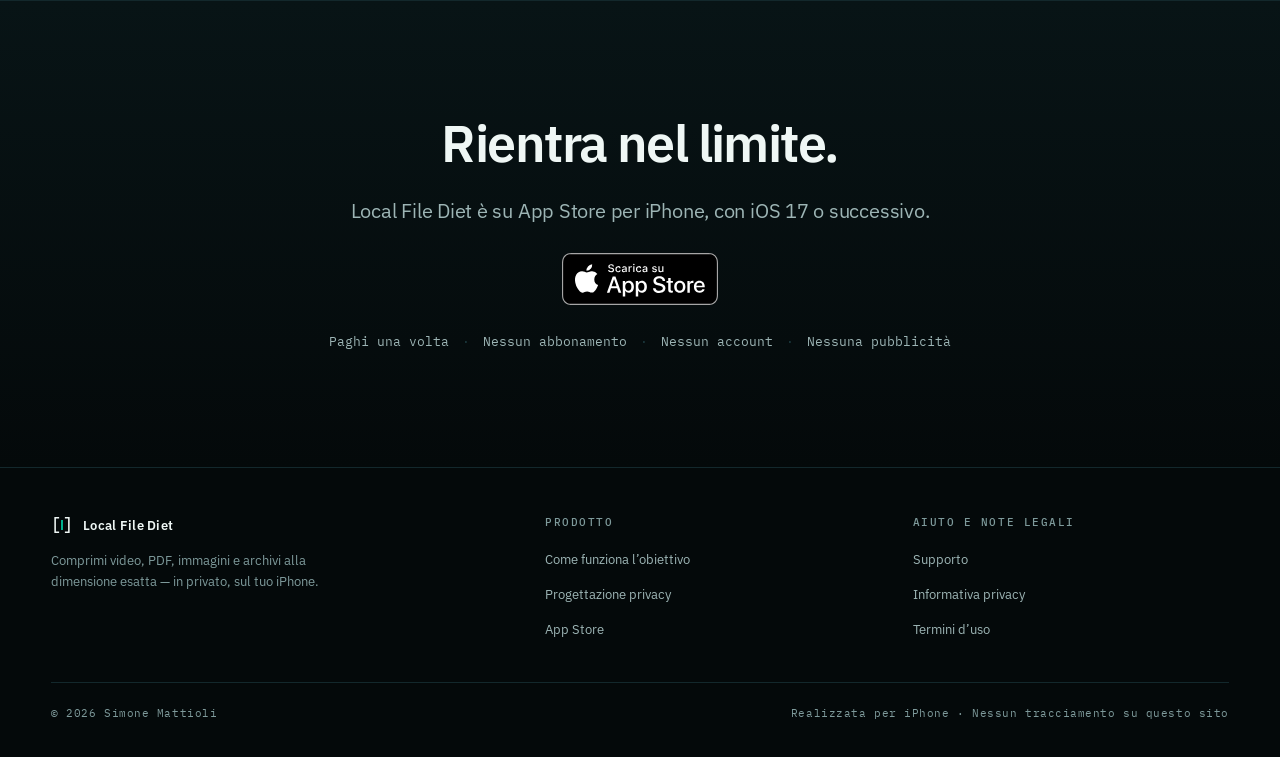
<file: docs/it/support.html>
<!doctype html>
<html lang="it">
<head>
<meta charset="utf-8">
<meta name="viewport" content="width=device-width, initial-scale=1, viewport-fit=cover">
<title>Supporto — Local File Diet</title>
<meta name="description" content="Aiuto, risoluzione dei problemi e contatti per Local File Diet.">
<link rel="canonical" href="https://simo-hue.github.io/Local-File-Diet/it/support.html">
<link rel="alternate" hreflang="en" href="https://simo-hue.github.io/Local-File-Diet/support.html">
<link rel="alternate" hreflang="it" href="https://simo-hue.github.io/Local-File-Diet/it/support.html">
<link rel="alternate" hreflang="es" href="https://simo-hue.github.io/Local-File-Diet/es/support.html">
<link rel="alternate" hreflang="de" href="https://simo-hue.github.io/Local-File-Diet/de/support.html">
<link rel="alternate" hreflang="x-default" href="https://simo-hue.github.io/Local-File-Diet/support.html">
<meta name="apple-itunes-app" content="app-id=6773253471">
<meta name="theme-color" content="#04090a">
<meta property="og:type" content="website">
<meta property="og:site_name" content="Local File Diet">
<meta property="og:title" content="Local File Diet — Comprimi i file alla dimensione esatta">
<meta property="og:description" content="Video, PDF, immagini e archivi, compressi alla dimensione che ti serve. Interamente sul tuo iPhone.">
<meta property="og:url" content="https://simo-hue.github.io/Local-File-Diet/it/support.html">
<meta property="og:image" content="https://simo-hue.github.io/Local-File-Diet/assets/og.png">
<meta property="og:image:width" content="1200">
<meta property="og:image:height" content="630">
<meta property="og:locale" content="it">
<meta name="twitter:card" content="summary_large_image">
<meta name="twitter:title" content="Local File Diet — Comprimi i file alla dimensione esatta">
<meta name="twitter:description" content="Video, PDF, immagini e archivi, compressi alla dimensione che ti serve. Interamente sul tuo iPhone.">
<meta name="twitter:image" content="https://simo-hue.github.io/Local-File-Diet/assets/og.png">
<link rel="icon" href="../assets/icon-64.png" type="image/png" sizes="64x64">
<link rel="apple-touch-icon" href="../assets/apple-touch-icon.png">
<link rel="preload" href="../assets/fonts/ibm-plex-sans-latin-wght-normal.woff2" as="font" type="font/woff2" crossorigin>
<link rel="preload" href="../assets/fonts/ibm-plex-mono-latin-500-normal.woff2" as="font" type="font/woff2" crossorigin>
<link rel="stylesheet" href="../assets/site.css?v=3">
<script type="application/ld+json">
{
  "@context": "https://schema.org",
  "@type": "FAQPage",
  "inLanguage": "it",
  "mainEntity": [
    {
      "@type": "Question",
      "name": "Perché il file si è ridotto così poco?",
      "acceptedAnswer": {
        "@type": "Answer",
        "text": "Alcuni file sono già compressi al massimo utile: un video H.264 esportato a bitrate basso, o un PDF composto quasi solo da testo, hanno poco da rimuovere. Quando un obiettivo non è raggiungibile senza danni visibili, l’app te lo dice invece di produrre un file rovinato."
      }
    },
    {
      "@type": "Question",
      "name": "I miei file vengono caricati da qualche parte?",
      "acceptedAnswer": {
        "@type": "Answer",
        "text": "No. La compressione avviene sul tuo iPhone. Non c’è alcun server e l’app funziona anche senza connessione. I file lasciano il dispositivo solo quando scegli tu di condividere, salvare o esportare il risultato."
      }
    },
    {
      "@type": "Question",
      "name": "L’app modifica il file originale?",
      "acceptedAnswer": {
        "@type": "Answer",
        "text": "No. Local File Diet copia la selezione in un’area temporanea e crea un nuovo file compresso. L’originale resta esattamente com’era."
      }
    },
    {
      "@type": "Question",
      "name": "Perché un PDF compresso può perdere il testo selezionabile?",
      "acceptedAnswer": {
        "@type": "Answer",
        "text": "Una compressione aggressiva può ricostruire le pagine come immagini piatte: a volte è l’unico modo per raggiungere un obiettivo ridotto su un documento scansionato. L’app ti avvisa prima di procedere, perché questa strada rimuove anche link, campi modulo e annotazioni."
      }
    },
    {
      "@type": "Question",
      "name": "Come rimuovo i dati locali?",
      "acceptedAnswer": {
        "@type": "Answer",
        "text": "Elimina i file temporanei dalle impostazioni dell’app, cancella la cronologia recente dalla schermata iniziale ed elimina i file esportati dove li hai salvati. Disinstallando l’app viene rimosso tutto ciò che aveva salvato sul dispositivo."
      }
    },
    {
      "@type": "Question",
      "name": "Esiste un abbonamento?",
      "acceptedAnswer": {
        "@type": "Answer",
        "text": "No. Local File Diet è un acquisto unico, senza abbonamenti, senza account e senza acquisti in-app. Tutte le funzioni sono disponibili da subito."
      }
    }
  ]
}
</script>
</head>
<body>
<a class="skip" href="#main">Vai al contenuto</a>

<header class="masthead">
  <div class="shell masthead-in">
    <a class="brand" href="../index.html"><svg class="brand-mark" viewBox="0 0 24 24" fill="none" aria-hidden="true"><path class="jaw" d="M8 4H4.5v16H8M16 4h3.5v16H16" stroke-width="1.7" stroke-linecap="square"/><path class="target" d="M12 7.5v9" stroke-width="1.7" stroke-linecap="square"/></svg><span>Local File Diet</span></a>

    <nav class="nav" aria-label="Panoramica">
        <a href="index.html">Panoramica</a>
        <a href="../privacy.html">Privacy</a>
        <a href="support.html">Supporto</a>
        <a href="../terms.html">Termini</a>
    </nav>

    <div class="masthead-end">
      <nav class="langs" aria-label="Lingua">
        <a href="../support.html" hreflang="en">EN</a>
        <a href="support.html" hreflang="it" aria-current="true">IT</a>
        <a href="../es/support.html" hreflang="es">ES</a>
        <a href="../de/support.html" hreflang="de">DE</a>
      </nav>
      <a class="head-cta" href="https://apps.apple.com/app/id6773253471">App&nbsp;Store</a>
    </div>
  </div>
</header>

<main id="main">
  <section class="page-head" data-scroll-trigger>
    <div class="shell">
      <p class="label">Supporto</p>
      <h1>Assistenza per Local File Diet</h1>
      <p class="lead">Domande sul comportamento della compressione, segnalazioni di bug o dubbi sulla privacy: ecco come parlare con una persona.</p>
      <p class="page-meta"><span>Versione 2.0</span><span>iOS 17 o successivo</span><span>iPhone</span></p>
    </div>
  </section>

  <section class="band">
    <div class="shell band-in">
      <div class="rail"><p class="label">Contatti</p></div>
      <div class="rv">
        <div class="contact contact-lead">
        <a class="contact-card" href="mailto:simone.mattioli@iite.eu">
          <p class="label">Email</p>
          <strong>Scrivimi direttamente</strong>
          <span>Ideale per tutto ciò che riguarda i tuoi file, domande sull’acquisto o richieste sulla privacy. Nulla di ciò che invii diventa pubblico.</span>
          <em>simone.mattioli@iite.eu</em>
        </a>
        <a class="contact-card" href="https://github.com/simo-hue/Local-File-Diet/issues">
          <p class="label">Segnalazioni</p>
          <strong>Apri una issue su GitHub</strong>
          <span>Ideale per bug riproducibili e richieste di funzionalità. Le issue sono pubbliche: non allegare documenti privati o screenshot con dati personali.</span>
          <em>github.com/simo-hue/Local-File-Diet</em>
        </a>
        </div>
      </div>
    </div>
  </section>

  <section class="band">
    <div class="shell band-in">
      <div class="rail"><p class="label">Domande frequenti</p></div>
      <div class="rv">
        <div class="band-head"><h2>Prima di scrivere.</h2></div>
        <div class="faq">
          <details>
            <summary>Perché il file si è ridotto così poco?</summary>
            <div class="faq-a"><p>Alcuni file sono già compressi al massimo utile: un video H.264 esportato a bitrate basso, o un PDF composto quasi solo da testo, hanno poco da rimuovere.</p><p>Quando un obiettivo non è raggiungibile senza danni visibili, l’app te lo dice invece di produrre un file rovinato.</p></div>
          </details>
          <details>
            <summary>I miei file vengono caricati da qualche parte?</summary>
            <div class="faq-a"><p>No. La compressione avviene sul tuo iPhone. Non c’è alcun server e l’app funziona anche senza connessione.</p><p>I file lasciano il dispositivo solo quando scegli tu di condividere, salvare o esportare il risultato.</p></div>
          </details>
          <details>
            <summary>L’app modifica il file originale?</summary>
            <div class="faq-a"><p>No. Local File Diet copia la selezione in un’area temporanea e crea un nuovo file compresso. L’originale resta esattamente com’era.</p></div>
          </details>
          <details>
            <summary>Perché un PDF compresso può perdere il testo selezionabile?</summary>
            <div class="faq-a"><p>Una compressione aggressiva può ricostruire le pagine come immagini piatte: a volte è l’unico modo per raggiungere un obiettivo ridotto su un documento scansionato.</p><p>L’app ti avvisa prima di procedere, perché questa strada rimuove anche link, campi modulo e annotazioni.</p></div>
          </details>
          <details>
            <summary>Come rimuovo i dati locali?</summary>
            <div class="faq-a"><p>Elimina i file temporanei dalle impostazioni dell’app, cancella la cronologia recente dalla schermata iniziale ed elimina i file esportati dove li hai salvati.</p><p>Disinstallando l’app viene rimosso tutto ciò che aveva salvato sul dispositivo.</p></div>
          </details>
          <details>
            <summary>Esiste un abbonamento?</summary>
            <div class="faq-a"><p>No. Local File Diet è un acquisto unico, senza abbonamenti, senza account e senza acquisti in-app. Tutte le funzioni sono disponibili da subito.</p></div>
          </details>
        </div>
      </div>
    </div>
  </section>

  <section class="closer">
    <div class="shell closer-in">
      <h2>Rientra nel limite.</h2>
      <p class="lead">Local File Diet è su App Store per iPhone, con iOS 17 o successivo.</p>
      <a class="badge" href="https://apps.apple.com/app/id6773253471"><img src="../assets/badges/appstore-it-it.svg" alt="Scarica Local File Diet su App Store" width="158" height="52"></a>
        <ul class="hero-note">
          <li>Paghi una volta</li>
          <li>Nessun abbonamento</li>
          <li>Nessun account</li>
          <li>Nessuna pubblicità</li>
        </ul>
    </div>
  </section>
</main>

<footer class="foot">
  <div class="shell">
    <div class="foot-in">
      <div class="foot-brand">
        <a class="brand" href="../index.html"><svg class="brand-mark" viewBox="0 0 24 24" fill="none" aria-hidden="true"><path class="jaw" d="M8 4H4.5v16H8M16 4h3.5v16H16" stroke-width="1.7" stroke-linecap="square"/><path class="target" d="M12 7.5v9" stroke-width="1.7" stroke-linecap="square"/></svg><span>Local File Diet</span></a>
        <p>Comprimi video, PDF, immagini e archivi alla dimensione esatta — in privato, sul tuo iPhone.</p>
      </div>

      <div>
        <h4>Prodotto</h4>
        <ul>
          <li><a href="index.html#precision">Come funziona l’obiettivo</a></li>
          <li><a href="index.html#privacy">Progettazione privacy</a></li>
          <li><a href="https://apps.apple.com/app/id6773253471">App Store</a></li>
        </ul>
      </div>

      <div>
        <h4>Aiuto e note legali</h4>
        <ul>
          <li><a href="support.html">Supporto</a></li>
          <li><a href="../privacy.html">Informativa privacy</a></li>
          <li><a href="../terms.html">Termini d’uso</a></li>
        </ul>
      </div>
    </div>

    <div class="foot-base">
      <span>© <span data-year>2026</span> Simone Mattioli</span>
      <span>Realizzata per iPhone · Nessun tracciamento su questo sito</span>
    </div>
  </div>
</footer>

<div class="dock">
  <p class="dock-txt"><b>Local File Diet</b>Comprimi alla dimensione esatta</p>
  <a class="badge" href="https://apps.apple.com/app/id6773253471"><img src="../assets/badges/appstore-it-it.svg" alt="Scarica Local File Diet su App Store" width="115" height="38"></a>
</div>

<script src="../assets/site.js?v=3" defer></script>
</body>
</html>
</file>
<file: docs/assets/site.css>
@charset "utf-8";
/* ==========================================================================
   Local File Diet — "precision instrument"
   Dark-only. Palette sampled from the shipped app icon:
     teal  #00E0B6 / #00B6A8 / #008C8C
     navy  #1C3862 / #0E1C38 / #000E2A
   Canvas is a near-black teal-ink bridging both — deliberately not slate.
   ========================================================================== */

/* ---------------------------------------------------------------- fonts */
@font-face {
  font-family: "Plex Sans";
  src: url("fonts/ibm-plex-sans-latin-wght-normal.woff2") format("woff2-variations");
  font-weight: 100 700;
  font-style: normal;
  font-display: swap;
}
@font-face {
  font-family: "Plex Mono";
  src: url("fonts/ibm-plex-mono-latin-400-normal.woff2") format("woff2");
  font-weight: 400; font-style: normal; font-display: swap;
}
@font-face {
  font-family: "Plex Mono";
  src: url("fonts/ibm-plex-mono-latin-500-normal.woff2") format("woff2");
  font-weight: 500; font-style: normal; font-display: swap;
}
@font-face {
  font-family: "Plex Mono";
  src: url("fonts/ibm-plex-mono-latin-600-normal.woff2") format("woff2");
  font-weight: 600; font-style: normal; font-display: swap;
}

/* ---------------------------------------------------------------- tokens */
:root {
  color-scheme: dark;

  --canvas:    #04090a;
  --panel:     #081416;
  --panel-2:   #0b1b1e;
  --panel-3:   #102428;

  --rule:      #13282c;
  --rule-hi:   #1c3a3f;
  --tick:      #1a3438;

  --txt-dim:   #7e9a9b;   /* 5.2:1 — safe for small mono labels */
  --txt-muted: #9db5b5;
  --txt-body:  #bed3d2;
  --txt-bright:#eff7f5;

  --signal:      #00e0b6;
  --signal-deep: #00b6a8;
  --signal-ink:  #00312b;

  --sans: "Plex Sans", ui-sans-serif, -apple-system, BlinkMacSystemFont, "Segoe UI", sans-serif;
  --mono: "Plex Mono", ui-monospace, "SF Mono", Menlo, Consolas, monospace;

  --s--2: 0.6875rem;
  --s--1: 0.8125rem;
  --s-0:  1rem;
  --s-1:  1.0625rem;
  --s-2:  clamp(1.25rem, 1.6vw, 1.5rem);
  --s-3:  clamp(1.6rem, 2.6vw, 2.1rem);
  --s-4:  clamp(2.05rem, 4.4vw, 3.25rem);
  --s-5:  clamp(2.55rem, 6.4vw, 4.75rem);

  --shell: 1280px;
  --gutter: clamp(20px, 4vw, 56px);
  --rail: 168px;
  --head: 61px;

  --ease: cubic-bezier(0.2, 0.7, 0.3, 1);
}

/* ---------------------------------------------------------------- reset */
*, *::before, *::after { box-sizing: border-box; }

html { -webkit-text-size-adjust: 100%; scroll-behavior: smooth; }

body {
  margin: 0;
  background: var(--canvas);
  color: var(--txt-body);
  font-family: var(--sans);
  font-size: var(--s-0);
  font-weight: 400;
  line-height: 1.62;
  -webkit-font-smoothing: antialiased;
  text-rendering: optimizeLegibility;
  overflow-x: hidden;
}

img, svg { display: block; max-width: 100%; }
img { height: auto; }

h1, h2, h3, h4, p, ul, ol, figure { margin: 0; }
ul, ol { padding: 0; list-style: none; }

a { color: inherit; text-decoration: none; }

button, input, select { font: inherit; color: inherit; }

:focus-visible {
  outline: 2px solid var(--signal);
  outline-offset: 3px;
  border-radius: 2px;
}

::selection { background: var(--signal); color: var(--signal-ink); }

.skip {
  position: absolute;
  left: -9999px;
  top: 0;
  z-index: 999;
  padding: 12px 18px;
  background: var(--signal);
  color: var(--signal-ink);
  font-family: var(--mono);
  font-size: var(--s--1);
}
.skip:focus { left: 8px; top: 8px; }

/* ---------------------------------------------------------------- type */
h1, h2, h3 {
  color: var(--txt-bright);
  font-weight: 600;
  text-wrap: balance;
}

h1 {
  font-size: var(--s-5);
  line-height: 0.97;
  letter-spacing: -0.037em;
}

h2 {
  font-size: var(--s-4);
  line-height: 1.04;
  letter-spacing: -0.03em;
}

h3 {
  font-size: var(--s-2);
  line-height: 1.2;
  letter-spacing: -0.018em;
}

.lead {
  max-width: 46ch;
  color: var(--txt-muted);
  font-size: var(--s-2);
  line-height: 1.5;
  letter-spacing: -0.011em;
  text-wrap: pretty;
}

.prose { max-width: 62ch; color: var(--txt-muted); text-wrap: pretty; }
.prose + .prose { margin-top: 14px; }

/* the mono label is the system's connective tissue */
.label {
  display: flex;
  align-items: center;
  gap: 10px;
  color: var(--txt-dim);
  font-family: var(--mono);
  font-size: var(--s--2);
  font-weight: 500;
  letter-spacing: 0.16em;
  text-transform: uppercase;
}

.label::before {
  content: "";
  flex: none;
  width: 9px; height: 9px;
  background: var(--signal);
}

.num {
  font-family: var(--mono);
  font-variant-numeric: tabular-nums;
  font-feature-settings: "tnum" 1, "zero" 1;
  letter-spacing: -0.01em;
}

/* ---------------------------------------------------------------- shell */
.shell {
  width: 100%;
  max-width: var(--shell);
  margin-inline: auto;
  padding-inline: var(--gutter);
}

/* ---------------------------------------------------------------- header */
.masthead {
  position: sticky;
  top: 0;
  z-index: 60;
  background: color-mix(in srgb, var(--canvas) 88%, transparent);
  backdrop-filter: blur(14px) saturate(140%);
  -webkit-backdrop-filter: blur(14px) saturate(140%);
  border-bottom: 1px solid var(--rule);
}

.masthead-in {
  display: flex;
  align-items: center;
  gap: 18px;
  height: var(--head);
}

.brand {
  display: inline-flex;
  align-items: center;
  gap: 10px;
  flex: none;
  color: var(--txt-bright);
  font-size: var(--s--1);
  font-weight: 600;
  letter-spacing: 0.02em;
}

.brand-mark { width: 22px; height: 22px; color: var(--txt-bright); }
.brand-mark .jaw { stroke: currentColor; }
.brand-mark .target { stroke: var(--signal); }

.brand:hover .brand-mark { color: var(--signal); }

.nav {
  display: flex;
  align-items: center;
  gap: 4px;
  margin-inline-start: auto;
}

.nav a {
  padding: 7px 11px;
  color: var(--txt-dim);
  font-family: var(--mono);
  font-size: var(--s--2);
  font-weight: 500;
  letter-spacing: 0.1em;
  text-transform: uppercase;
  transition: color 0.18s var(--ease);
}

.nav a:hover { color: var(--txt-bright); }

.nav a[aria-current="page"] {
  color: var(--txt-bright);
  box-shadow: inset 0 -1px 0 var(--signal);
}

.masthead-end {
  display: flex;
  align-items: center;
  gap: 14px;
  flex: none;
}

/* language switcher */
.langs {
  display: flex;
  align-items: center;
  gap: 1px;
  padding: 2px;
  border: 1px solid var(--rule);
}

.langs a {
  padding: 4px 7px;
  color: var(--txt-dim);
  font-family: var(--mono);
  font-size: 0.625rem;
  font-weight: 500;
  letter-spacing: 0.08em;
  text-transform: uppercase;
  transition: background 0.16s var(--ease), color 0.16s var(--ease);
}

.langs a:hover { color: var(--txt-bright); background: var(--panel-2); }

.langs a[aria-current="true"] {
  color: var(--signal-ink);
  background: var(--signal);
}

/* compact header CTA — revealed once the hero scrolls away */
.head-cta {
  display: inline-flex;
  align-items: center;
  height: 34px;
  padding: 0 14px;
  background: var(--signal);
  color: var(--signal-ink);
  font-family: var(--mono);
  font-size: var(--s--2);
  font-weight: 600;
  letter-spacing: 0.08em;
  text-transform: uppercase;
  white-space: nowrap;
  opacity: 0;
  transform: translateY(-4px);
  pointer-events: none;
  transition: opacity 0.28s var(--ease), transform 0.28s var(--ease), background 0.16s var(--ease);
}

.head-cta:hover { background: #23f0ca; }

body[data-scrolled="true"] .head-cta {
  opacity: 1;
  transform: none;
  pointer-events: auto;
}

/* ---------------------------------------------------------------- hero */
.hero {
  position: relative;
  padding-block: clamp(44px, 5.5vw, 76px) clamp(36px, 4vw, 58px);
  overflow: hidden;
}

/* instrument grid — structural, very low contrast, never decorative glow */
.hero::before {
  content: "";
  position: absolute;
  inset: 0;
  background-image:
    linear-gradient(to right, var(--rule) 1px, transparent 1px),
    linear-gradient(to bottom, var(--rule) 1px, transparent 1px);
  background-size: 64px 64px;
  opacity: 0.42;
  mask-image: radial-gradient(120% 90% at 78% 18%, #000 0%, transparent 72%);
  -webkit-mask-image: radial-gradient(120% 90% at 78% 18%, #000 0%, transparent 72%);
  pointer-events: none;
}

.hero-in {
  position: relative;
  display: grid;
  grid-template-columns: minmax(0, 1.08fr) minmax(0, 0.92fr);
  gap: clamp(32px, 5vw, 72px);
  align-items: center;
}

.hero-copy > * + * { margin-top: 24px; }
.hero-copy h1 { margin-top: 20px; }

/* separators live inside each item so they can never orphan on wrap */
.hero-note {
  display: flex;
  flex-wrap: wrap;
  align-items: center;
  row-gap: 6px;
  color: var(--txt-muted);
  font-family: var(--mono);
  font-size: var(--s--1);
}

.hero-note li { display: inline-flex; align-items: center; }

.hero-note li:not(:last-child)::after {
  content: "·";
  margin-inline: 13px;
  color: var(--rule-hi);
}

.cta-row {
  display: flex;
  flex-wrap: wrap;
  align-items: center;
  gap: 16px 20px;
}

/* Apple's official badge artwork — never re-drawn, per Apple's guidelines */
.badge { display: inline-block; transition: opacity 0.16s var(--ease); }
.badge img { height: 52px; width: auto; }
.badge:hover { opacity: 0.86; }

/* ---------------------------------------------------------------- device */
.device-stage {
  position: relative;
  display: flex;
  justify-content: center;
}

.device {
  position: relative;
  width: min(100%, 258px);
  aspect-ratio: 1206 / 2622;
  padding: 9px;
  border-radius: 44px;
  background: linear-gradient(160deg, #1e3237 0%, #060d0f 42%, #14262a 100%);
  box-shadow:
    0 0 0 1px #0a1517,
    0 40px 80px -32px rgba(0, 0, 0, 0.9),
    inset 0 1px 0 rgba(190, 211, 210, 0.14);
}

.device-screen {
  position: relative;
  height: 100%;
  border-radius: 38px;
  overflow: hidden;
  background: var(--panel);
}

.device-screen img {
  width: 100%;
  height: 100%;
  object-fit: cover;
}

/* dynamic island */
.device::after {
  content: "";
  position: absolute;
  top: 21px;
  left: 50%;
  translate: -50% 0;
  width: 30%;
  height: 22px;
  border-radius: 12px;
  background: #05090a;
  z-index: 2;
}

.device-tag {
  position: absolute;
  right: -8px;
  bottom: 34px;
  z-index: 3;
  display: flex;
  align-items: baseline;
  gap: 8px;
  padding: 9px 13px;
  background: var(--signal);
  color: var(--signal-ink);
  font-family: var(--mono);
  font-size: var(--s--1);
  font-weight: 600;
  white-space: nowrap;
  box-shadow: 0 14px 30px -12px rgba(0, 0, 0, 0.85);
}

.device-tag s { opacity: 0.55; text-decoration-thickness: 1px; }

/* ---------------------------------------------------------------- spec strip */
.specstrip {
  border-block: 1px solid var(--rule);
  background: var(--panel);
}

.specstrip-in {
  display: grid;
  /* the formats cell holds the longest value, so it gets extra room */
  grid-template-columns: repeat(3, minmax(0, 1fr)) minmax(0, 1.35fr);
}

.spec {
  padding: 20px clamp(14px, 2vw, 26px);
  border-inline-start: 1px solid var(--rule);
}

.spec:first-child { border-inline-start: 0; }

.spec dt {
  color: var(--txt-dim);
  font-family: var(--mono);
  font-size: var(--s--2);
  font-weight: 500;
  letter-spacing: 0.13em;
  text-transform: uppercase;
}

.spec dd {
  margin: 7px 0 0;
  color: var(--txt-bright);
  font-family: var(--mono);
  font-size: var(--s-1);
  font-weight: 500;
  font-variant-numeric: tabular-nums;
}

/* ---------------------------------------------------------------- bands */
.band {
  border-top: 1px solid var(--rule);
  padding-block: clamp(64px, 8.5vw, 116px);
  scroll-margin-top: var(--head);
}

.band-in {
  display: grid;
  grid-template-columns: var(--rail) minmax(0, 1fr);
  gap: 0 clamp(24px, 4vw, 56px);
}

/* the sticky rail annotates each band like a scale annotates an instrument */
.rail {
  position: sticky;
  top: calc(var(--head) + 26px);
  align-self: start;
  padding-top: 5px;
}

.rail .label { display: block; }
.rail .label::before { display: none; }

.rail::after {
  content: "";
  display: block;
  width: 34px;
  height: 1px;
  margin-top: 14px;
  background: var(--signal);
}

.band-head { max-width: 60ch; }
.band-head h2 { margin-bottom: 18px; }

/* ---------------------------------------------------------------- instrument */
.instrument {
  margin-top: 36px;
  border: 1px solid var(--rule-hi);
  background: var(--panel);
}

.instrument-bar {
  display: flex;
  flex-wrap: wrap;
  align-items: center;
  justify-content: space-between;
  gap: 14px;
  padding: 14px clamp(16px, 2.4vw, 26px);
  border-bottom: 1px solid var(--rule);
  background: var(--panel-2);
}

.seg {
  display: inline-flex;
  padding: 3px;
  border: 1px solid var(--rule-hi);
}

.seg button {
  padding: 7px 14px;
  border: 0;
  background: transparent;
  color: var(--txt-dim);
  font-family: var(--mono);
  font-size: var(--s--2);
  font-weight: 500;
  letter-spacing: 0.1em;
  text-transform: uppercase;
  cursor: pointer;
  transition: color 0.16s var(--ease), background 0.16s var(--ease);
}

.seg button:hover { color: var(--txt-bright); }

.seg button[aria-checked="true"] {
  background: var(--signal);
  color: var(--signal-ink);
}

.disclaim {
  color: var(--txt-dim);
  font-family: var(--mono);
  font-size: var(--s--2);
  letter-spacing: 0.05em;
}

.instrument-body { padding: clamp(22px, 3vw, 34px) clamp(16px, 2.4vw, 30px); }

.readout {
  display: grid;
  grid-template-columns: repeat(4, minmax(0, 1fr));
  gap: 1px;
  margin-bottom: 34px;
  background: var(--rule);
  border: 1px solid var(--rule);
}

.ro { padding: 15px 16px; background: var(--panel); }

.ro dt {
  color: var(--txt-dim);
  font-family: var(--mono);
  font-size: var(--s--2);
  font-weight: 500;
  letter-spacing: 0.12em;
  text-transform: uppercase;
}

.ro dd {
  margin: 8px 0 0;
  color: var(--txt-muted);
  font-family: var(--mono);
  font-size: clamp(1.1rem, 2.1vw, 1.5rem);
  font-weight: 500;
  font-variant-numeric: tabular-nums;
  letter-spacing: -0.015em;
}

.ro-sig dd { color: var(--signal); }

/* Two scales: a coarse 0→original bar for magnitude, and a magnified
   "landing detail" vernier where the ≈4% window is actually legible. */
.scale { position: relative; padding-top: 26px; }

.scale-row + .scale-row { margin-top: 26px; }

.scale-cap {
  display: flex;
  align-items: baseline;
  gap: 10px;
  margin-bottom: 10px;
  color: var(--txt-dim);
  font-family: var(--mono);
  font-size: var(--s--2);
  font-weight: 500;
  letter-spacing: 0.13em;
  text-transform: uppercase;
}

.scale-cap em {
  color: var(--signal);
  font-style: normal;
  font-variant-numeric: tabular-nums;
  letter-spacing: 0.06em;
}

.track {
  position: relative;
  background: var(--panel-3);
  border: 1px solid var(--rule-hi);
}

.track-coarse { height: 15px; overflow: hidden; }
.track-detail { height: 56px; }

.scale-fill {
  position: absolute;
  inset-block: 0;
  inset-inline-start: 0;
  background: repeating-linear-gradient(
    -45deg,
    var(--signal-deep) 0 6px,
    #009e93 6px 12px
  );
  transition: width 0.5s var(--ease);
}

/* everything past the limit line is where you must not land */
.detail-over {
  position: absolute;
  inset-block: 0;
  left: 80%;
  right: 0;
  background: repeating-linear-gradient(
    45deg,
    transparent 0 5px,
    var(--rule-hi) 5px 6px
  );
}

.detail-band {
  position: absolute;
  inset-block: 0;
  background: color-mix(in srgb, var(--signal) 17%, transparent);
  border-inline: 1px dashed color-mix(in srgb, var(--signal) 58%, transparent);
  transition: left 0.45s var(--ease), width 0.45s var(--ease);
}

.detail-limit {
  position: absolute;
  inset-block: -9px;
  left: 80%;
  width: 2px;
  background: var(--txt-bright);
}

.detail-limit::after {
  content: "";
  position: absolute;
  top: -1px;
  left: 50%;
  translate: -50% 0;
  border: 5px solid transparent;
  border-top-color: var(--txt-bright);
}

.detail-result {
  position: absolute;
  inset-block: 0;
  width: 3px;
  background: var(--signal);
  transition: left 0.45s var(--ease);
}

.detail-result::after {
  content: "";
  position: absolute;
  bottom: -1px;
  left: 50%;
  translate: -50% 0;
  border: 5px solid transparent;
  border-bottom-color: var(--signal);
}

.scale-ticks {
  position: relative;
  display: flex;
  justify-content: space-between;
  height: 12px;
  margin-top: 8px;
}

.scale-ticks i { width: 1px; height: 5px; background: var(--tick); }
.scale-ticks i:nth-child(5n + 1) { height: 10px; background: var(--rule-hi); }

.scale-legend {
  display: flex;
  justify-content: space-between;
  gap: 16px;
  margin-top: 8px;
  color: var(--txt-dim);
  font-family: var(--mono);
  font-size: var(--s--2);
  font-variant-numeric: tabular-nums;
  letter-spacing: 0.06em;
}

/* the middle legend item sits under the limit line at 80% */
.legend-mid {
  position: absolute;
  left: 80%;
  translate: -50% 0;
  color: var(--txt-muted);
  letter-spacing: 0.13em;
  text-transform: uppercase;
}

.scale-row:last-child .scale-legend { position: relative; }

.slider-row {
  display: grid;
  grid-template-columns: minmax(0, 1fr) auto;
  align-items: center;
  gap: 12px 22px;
  margin-top: 32px;
  padding-top: 26px;
  border-top: 1px solid var(--rule);
}

.slider-lab {
  display: block;
  margin-bottom: 12px;
  color: var(--txt-dim);
  font-family: var(--mono);
  font-size: var(--s--2);
  font-weight: 500;
  letter-spacing: 0.13em;
  text-transform: uppercase;
}

input[type="range"] {
  -webkit-appearance: none;
  appearance: none;
  width: 100%;
  height: 22px;
  background: transparent;
  cursor: pointer;
}

input[type="range"]::-webkit-slider-runnable-track {
  height: 2px;
  background: var(--rule-hi);
}
input[type="range"]::-moz-range-track {
  height: 2px;
  background: var(--rule-hi);
}

input[type="range"]::-webkit-slider-thumb {
  -webkit-appearance: none;
  appearance: none;
  width: 15px; height: 22px;
  margin-top: -10px;
  border: 0;
  border-radius: 1px;
  background: var(--signal);
}
input[type="range"]::-moz-range-thumb {
  width: 15px; height: 22px;
  border: 0;
  border-radius: 1px;
  background: var(--signal);
}

.slider-val {
  min-width: 8ch;
  color: var(--txt-bright);
  font-family: var(--mono);
  font-size: var(--s-2);
  font-weight: 500;
  font-variant-numeric: tabular-nums;
  text-align: end;
}

.verdict {
  margin-top: 20px;
  padding: 13px 16px;
  border-inline-start: 2px solid var(--signal);
  background: var(--panel-2);
  color: var(--txt-muted);
  font-family: var(--mono);
  font-size: var(--s--1);
  line-height: 1.55;
}

.verdict[data-state="over"] { border-inline-start-color: var(--txt-dim); }

/* ---------------------------------------------------------------- formats */
.formats { margin-top: 34px; border-top: 1px solid var(--rule); }

.format {
  display: grid;
  grid-template-columns: 132px minmax(0, 1fr) minmax(0, 0.85fr);
  gap: 10px clamp(20px, 3vw, 44px);
  padding-block: clamp(24px, 3vw, 34px);
  border-bottom: 1px solid var(--rule);
  transition: background 0.2s var(--ease);
}

.format:hover { background: var(--panel); }

.format-name {
  color: var(--txt-bright);
  font-family: var(--mono);
  font-size: var(--s--1);
  font-weight: 600;
  letter-spacing: 0.14em;
  text-transform: uppercase;
}

.format-what { color: var(--txt-muted); text-wrap: pretty; }
.format-what b { color: var(--txt-bright); font-weight: 500; }

.format-spec {
  color: var(--txt-dim);
  font-family: var(--mono);
  font-size: var(--s--1);
  line-height: 1.7;
}

.format-spec span { display: block; }
.format-spec span::before { content: "· "; color: var(--rule-hi); }

/* ---------------------------------------------------------------- duo */
.duo {
  display: grid;
  grid-template-columns: repeat(2, minmax(0, 1fr));
  gap: clamp(20px, 3vw, 40px);
  margin-top: 36px;
}

.panel {
  display: flex;
  flex-direction: column;
  border: 1px solid var(--rule);
  background: var(--panel);
}

.panel-body { padding: clamp(22px, 2.8vw, 32px); }
.panel-body h3 { margin-bottom: 12px; }
.panel-body .prose { color: var(--txt-muted); }

.panel-shot {
  margin-top: auto;
  padding: 0 clamp(22px, 2.8vw, 32px);
  border-top: 1px solid var(--rule);
  background: var(--panel-2);
}

.panel-shot .device {
  width: min(100%, 224px);
  margin: 30px auto -78px;
  border-radius: 36px;
  padding: 7px;
}
.panel-shot .device-screen { border-radius: 30px; }
.panel-shot .device::after { top: 16px; height: 17px; }

.panel-shot-clip { overflow: hidden; }

.chips {
  display: flex;
  flex-wrap: wrap;
  gap: 7px;
  margin-top: 18px;
}

.chip {
  padding: 5px 10px;
  border: 1px solid var(--rule-hi);
  color: var(--txt-dim);
  font-family: var(--mono);
  font-size: var(--s--2);
  letter-spacing: 0.08em;
  text-transform: uppercase;
}

/* ---------------------------------------------------------------- privacy */
.claims { margin-top: 34px; border-top: 1px solid var(--rule); }

.claim {
  display: grid;
  grid-template-columns: 26px minmax(0, 1fr) auto;
  align-items: baseline;
  gap: 6px clamp(16px, 2.4vw, 30px);
  padding-block: 20px;
  border-bottom: 1px solid var(--rule);
}

.claim-tick {
  align-self: center;
  width: 26px; height: 26px;
  color: var(--signal);
}

.claim-txt strong {
  display: block;
  color: var(--txt-bright);
  font-size: var(--s-1);
  font-weight: 600;
  letter-spacing: -0.012em;
}

.claim-txt span {
  display: block;
  margin-top: 4px;
  color: var(--txt-muted);
}

.claim-val {
  color: var(--signal);
  font-family: var(--mono);
  font-size: var(--s--1);
  font-weight: 500;
  letter-spacing: 0.11em;
  text-transform: uppercase;
  white-space: nowrap;
}

.nutrition {
  display: flex;
  flex-wrap: wrap;
  align-items: center;
  gap: 14px 22px;
  margin-top: 28px;
  padding: 20px 24px;
  border: 1px solid var(--rule-hi);
  background: var(--panel);
}

.nutrition-k {
  color: var(--txt-dim);
  font-family: var(--mono);
  font-size: var(--s--2);
  font-weight: 500;
  letter-spacing: 0.13em;
  text-transform: uppercase;
}

.nutrition-v {
  color: var(--txt-bright);
  font-family: var(--mono);
  font-size: var(--s-1);
  font-weight: 500;
}

.nutrition p {
  flex: 1 1 22ch;
  color: var(--txt-dim);
  font-size: var(--s--1);
}

/* ---------------------------------------------------------------- steps */
/* numbered because this genuinely is a sequence */
.steps {
  display: grid;
  grid-template-columns: repeat(3, minmax(0, 1fr));
  gap: clamp(20px, 3vw, 40px);
  margin-top: 40px;
}

.step { position: relative; padding-top: 26px; border-top: 1px solid var(--rule-hi); }

.step::before {
  content: "";
  position: absolute;
  top: -1px;
  inset-inline-start: 0;
  width: 30px;
  height: 3px;
  background: var(--signal);
}

.step-n {
  display: block;
  margin-bottom: 12px;
  color: var(--signal);
  font-family: var(--mono);
  font-size: var(--s--1);
  font-weight: 600;
  font-variant-numeric: tabular-nums;
  letter-spacing: 0.14em;
}

.step h3 { margin-bottom: 9px; }
.step p { color: var(--txt-muted); }

/* ---------------------------------------------------------------- closer */
.closer {
  border-top: 1px solid var(--rule);
  padding-block: clamp(64px, 9vw, 116px);
  background:
    linear-gradient(to bottom, var(--panel) 0%, var(--canvas) 100%);
}

.closer-in {
  display: grid;
  justify-items: center;
  gap: 26px;
  text-align: center;
}

.closer h2 { max-width: 18ch; }
.closer .lead { max-width: 52ch; }

/* ---------------------------------------------------------------- footer */
.foot {
  border-top: 1px solid var(--rule);
  padding-block: 46px 34px;
  background: var(--canvas);
}

.foot-in {
  display: grid;
  grid-template-columns: minmax(0, 1.4fr) repeat(2, minmax(0, 1fr));
  gap: 34px clamp(24px, 4vw, 60px);
}

.foot-brand .brand { margin-bottom: 14px; }

.foot-brand p {
  max-width: 34ch;
  color: var(--txt-dim);
  font-size: var(--s--1);
}

.foot h4 {
  margin-bottom: 14px;
  color: var(--txt-dim);
  font-family: var(--mono);
  font-size: var(--s--2);
  font-weight: 500;
  letter-spacing: 0.14em;
  text-transform: uppercase;
}

.foot li + li { margin-top: 9px; }

.foot li a {
  color: var(--txt-muted);
  font-size: var(--s--1);
  transition: color 0.16s var(--ease);
}

.foot li a:hover { color: var(--signal); }

.foot-base {
  display: flex;
  flex-wrap: wrap;
  align-items: center;
  justify-content: space-between;
  gap: 12px 24px;
  margin-top: 40px;
  padding-top: 22px;
  border-top: 1px solid var(--rule);
  color: var(--txt-dim);
  font-family: var(--mono);
  font-size: var(--s--2);
  letter-spacing: 0.05em;
}

/* ---------------------------------------------------------------- mobile dock */
.dock {
  position: fixed;
  inset-inline: 0;
  bottom: 0;
  z-index: 70;
  display: none;
  align-items: center;
  justify-content: space-between;
  gap: 14px;
  padding: 11px 16px calc(11px + env(safe-area-inset-bottom));
  background: color-mix(in srgb, var(--canvas) 94%, transparent);
  backdrop-filter: blur(14px);
  -webkit-backdrop-filter: blur(14px);
  border-top: 1px solid var(--rule-hi);
  transform: translateY(101%);
  transition: transform 0.32s var(--ease);
}

body[data-scrolled="true"] .dock { transform: none; }

.dock-txt {
  min-width: 0;
  color: var(--txt-dim);
  font-family: var(--mono);
  font-size: var(--s--2);
  line-height: 1.35;
  letter-spacing: 0.05em;
}

.dock-txt b {
  display: block;
  color: var(--txt-bright);
  font-weight: 600;
  letter-spacing: 0.02em;
}

.dock .badge img { height: 38px; }

/* ---------------------------------------------------------------- legal / support */
.page-head {
  padding-block: clamp(48px, 7vw, 84px) clamp(30px, 4vw, 46px);
  border-bottom: 1px solid var(--rule);
}

.page-head h1 { margin-block: 18px 20px; font-size: var(--s-4); }
.page-head .lead { max-width: 58ch; }

.page-meta {
  display: flex;
  flex-wrap: wrap;
  gap: 8px 22px;
  margin-top: 22px;
  color: var(--txt-dim);
  font-family: var(--mono);
  font-size: var(--s--2);
  letter-spacing: 0.09em;
  text-transform: uppercase;
}

.doc {
  display: grid;
  grid-template-columns: 232px minmax(0, 1fr);
  gap: 0 clamp(28px, 4vw, 64px);
  padding-block: clamp(40px, 5vw, 68px) clamp(60px, 8vw, 100px);
}

.toc {
  position: sticky;
  top: calc(var(--head) + 26px);
  align-self: start;
}

.toc h2 {
  margin-bottom: 16px;
  color: var(--txt-dim);
  font-family: var(--mono);
  font-size: var(--s--2);
  font-weight: 500;
  letter-spacing: 0.14em;
  text-transform: uppercase;
}

.toc li + li { margin-top: 2px; }

.toc a {
  display: block;
  padding: 6px 0 6px 14px;
  border-inline-start: 1px solid var(--rule);
  color: var(--txt-dim);
  font-size: var(--s--1);
  line-height: 1.4;
  transition: color 0.16s var(--ease), border-color 0.16s var(--ease);
}

.toc a:hover { color: var(--txt-bright); border-inline-start-color: var(--rule-hi); }

.toc a[aria-current="true"] {
  color: var(--signal);
  border-inline-start-color: var(--signal);
}

.doc-body { max-width: 68ch; }

.doc-sec + .doc-sec { margin-top: 44px; padding-top: 40px; border-top: 1px solid var(--rule); }

.doc-sec h2 {
  display: flex;
  align-items: baseline;
  gap: 14px;
  margin-bottom: 16px;
  font-size: var(--s-2);
  letter-spacing: -0.016em;
  scroll-margin-top: calc(var(--head) + 26px);
}

.doc-sec h2 i {
  flex: none;
  color: var(--signal);
  font-family: var(--mono);
  font-size: var(--s--1);
  font-style: normal;
  font-variant-numeric: tabular-nums;
  font-weight: 600;
}

.doc-sec h3 {
  margin-top: 26px;
  margin-bottom: 10px;
  font-size: var(--s-1);
}

.doc-sec p { color: var(--txt-muted); text-wrap: pretty; }
.doc-sec p + p { margin-top: 14px; }

.doc-sec a:not(.badge) {
  color: var(--signal);
  text-decoration: underline;
  text-decoration-thickness: 1px;
  text-underline-offset: 3px;
}

.callout {
  padding: 18px 20px;
  border: 1px solid var(--rule-hi);
  border-inline-start: 2px solid var(--signal);
  background: var(--panel);
}

.callout p { color: var(--txt-muted); font-size: var(--s--1); }
.callout strong { color: var(--txt-bright); font-weight: 600; }

/* the English-only notice, repeated in each site language */
.lang-note { margin-bottom: 40px; }
.lang-note p + p { margin-top: 4px; color: var(--txt-dim); }

/* support: contact + faq */
.contact {
  display: grid;
  grid-template-columns: repeat(2, minmax(0, 1fr));
  gap: clamp(16px, 2.4vw, 26px);
  margin-top: 34px;
}

.contact-card {
  display: block;
  padding: clamp(22px, 2.8vw, 30px);
  border: 1px solid var(--rule);
  background: var(--panel);
  transition: border-color 0.18s var(--ease), background 0.18s var(--ease);
}

.contact-card:hover { border-color: var(--signal); background: var(--panel-2); }

/* first band after the page head needs less air above the cards */
.contact-lead { margin-top: 0; }

.contact-card .label { margin-bottom: 16px; }

.contact-card strong {
  display: block;
  color: var(--txt-bright);
  font-size: var(--s-2);
  font-weight: 600;
  letter-spacing: -0.018em;
}

.contact-card span {
  display: block;
  margin-top: 9px;
  color: var(--txt-muted);
  font-size: var(--s--1);
}

.contact-card em {
  display: block;
  margin-top: 16px;
  color: var(--signal);
  font-family: var(--mono);
  font-size: var(--s--1);
  font-style: normal;
  overflow-wrap: anywhere;
}

.faq { margin-top: 34px; border-top: 1px solid var(--rule); }

.faq details { border-bottom: 1px solid var(--rule); }

.faq summary {
  display: flex;
  align-items: center;
  gap: 18px;
  padding: 22px 0;
  color: var(--txt-bright);
  font-size: var(--s-1);
  font-weight: 500;
  letter-spacing: -0.012em;
  cursor: pointer;
  list-style: none;
  transition: color 0.16s var(--ease);
}

.faq summary::-webkit-details-marker { display: none; }
.faq summary:hover { color: var(--signal); }

.faq summary::after {
  content: "";
  flex: none;
  width: 11px; height: 11px;
  margin-inline-start: auto;
  border-inline-end: 1.5px solid var(--signal);
  border-block-end: 1.5px solid var(--signal);
  rotate: 45deg;
  translate: 0 -3px;
  transition: rotate 0.24s var(--ease), translate 0.24s var(--ease);
}

.faq details[open] summary::after { rotate: 225deg; translate: 0 2px; }

.faq-a { padding: 0 0 24px; }
.faq-a p { max-width: 68ch; color: var(--txt-muted); }
.faq-a p + p { margin-top: 12px; }

/* 404 */
.void {
  display: grid;
  align-content: center;
  justify-items: start;
  gap: 22px;
  min-height: 72vh;
  padding-block: 60px;
}

.void-code {
  color: var(--signal);
  font-family: var(--mono);
  font-size: clamp(3.4rem, 13vw, 8rem);
  font-weight: 600;
  font-variant-numeric: tabular-nums;
  line-height: 1;
  letter-spacing: -0.04em;
}

.btn {
  display: inline-flex;
  align-items: center;
  gap: 10px;
  padding: 13px 20px;
  background: var(--signal);
  color: var(--signal-ink);
  font-family: var(--mono);
  font-size: var(--s--1);
  font-weight: 600;
  letter-spacing: 0.09em;
  text-transform: uppercase;
  transition: background 0.16s var(--ease);
}

.btn:hover { background: #23f0ca; }

.btn-ghost {
  background: transparent;
  color: var(--txt-bright);
  border: 1px solid var(--rule-hi);
}

.btn-ghost:hover { background: var(--panel-2); border-color: var(--signal); }

/* ---------------------------------------------------------------- reveal */
.rv {
  opacity: 0;
  transform: translateY(14px);
  transition: opacity 0.6s var(--ease), transform 0.6s var(--ease);
}

.rv.in { opacity: 1; transform: none; }

/* ==========================================================================
   Responsive
   ========================================================================== */

@media (max-width: 1080px) {
  :root { --rail: 132px; }

  .hero-in { grid-template-columns: minmax(0, 1.15fr) minmax(0, 0.85fr); }
  .format { grid-template-columns: 112px minmax(0, 1fr); }
  .format-spec { grid-column: 2; }
  .doc { grid-template-columns: 190px minmax(0, 1fr); }
}

@media (max-width: 900px) {
  .hero-in { grid-template-columns: minmax(0, 1fr); gap: 44px; }
  .hero-copy { max-width: 44rem; }
  .device { width: min(100%, 268px); }
  .specstrip-in { grid-template-columns: repeat(2, minmax(0, 1fr)); }
  .spec:nth-child(odd) { border-inline-start: 0; }
  .spec:nth-child(n + 3) { border-top: 1px solid var(--rule); }
  .duo { grid-template-columns: minmax(0, 1fr); }
  .foot-in { grid-template-columns: minmax(0, 1fr) minmax(0, 1fr); }
  .foot-brand { grid-column: 1 / -1; }
  .doc { grid-template-columns: minmax(0, 1fr); }
  .toc { position: static; margin-bottom: 34px; }
  .toc ul { display: flex; flex-wrap: wrap; gap: 6px; }
  .toc li + li { margin-top: 0; }
  .toc a { padding: 7px 12px; border: 1px solid var(--rule); }
  .contact { grid-template-columns: minmax(0, 1fr); }
}

@media (max-width: 780px) {
  /* masthead becomes two rows, so sticky offsets grow to match */
  :root { --head: 94px; }

  /* rail folds into a label row above the band */
  .band-in { grid-template-columns: minmax(0, 1fr); }
  .rail { position: static; margin-bottom: 22px; }
  .rail::after { margin-top: 12px; }

  .masthead-in {
    flex-wrap: wrap;
    height: auto;
    gap: 0 14px;
    padding-block: 10px 0;
  }

  /* nav drops to its own scrollable row rather than disappearing */
  .nav {
    order: 3;
    width: 100%;
    margin-inline-start: 0;
    margin-top: 4px;
    gap: 0;
    overflow-x: auto;
    scrollbar-width: none;
    border-top: 1px solid var(--rule);
  }

  .nav::-webkit-scrollbar { display: none; }

  .nav a {
    flex: none;
    padding: 11px 13px 10px;
    white-space: nowrap;
  }

  .nav a:first-child { padding-inline-start: 0; }

  .masthead-end { margin-inline-start: auto; }
  .head-cta { display: none; }
  .dock { display: flex; }
  body { padding-bottom: 74px; }

  .steps { grid-template-columns: minmax(0, 1fr); gap: 30px; }
  .readout { grid-template-columns: repeat(2, minmax(0, 1fr)); }
  .claim { grid-template-columns: 22px minmax(0, 1fr); }
  .claim-val { grid-column: 2; margin-top: 6px; }
  .panel-shot .device { margin-bottom: -60px; }
}

@media (max-width: 600px) {
  .format { grid-template-columns: minmax(0, 1fr); gap: 8px; }
  .format-spec { grid-column: 1; }
  .slider-row { grid-template-columns: minmax(0, 1fr); }
  .slider-val { text-align: start; }
  .instrument-bar { justify-content: flex-start; }
  .seg { width: 100%; }
  .seg button { flex: 1; padding-inline: 6px; }
  .foot-in { grid-template-columns: minmax(0, 1fr); gap: 28px; }
  .device-tag { right: 0; bottom: 22px; }

  /* keep the spec notes on a single line so no separator ends a row */
  .hero-note { font-size: var(--s--2); }
  .hero-note li:not(:last-child)::after { margin-inline: 8px; }

  /* no room for a centred label between the end values */
  .legend-mid { display: none; }
}

/* only stack the dock when a single row genuinely cannot fit */
@media (max-width: 359px) {
  .dock { flex-direction: column; align-items: stretch; gap: 9px; }
  .dock-txt { text-align: center; }
  .dock .badge { display: flex; justify-content: center; }
  body { padding-bottom: 122px; }
}

/* ==========================================================================
   Preferences
   ========================================================================== */

@media (prefers-reduced-motion: reduce) {
  html { scroll-behavior: auto; }

  *, *::before, *::after {
    animation-duration: 0.01ms !important;
    animation-iteration-count: 1 !important;
    transition-duration: 0.01ms !important;
  }

  .rv { opacity: 1; transform: none; }
  .dock, .head-cta { transition: none; }
}

@media (prefers-contrast: more) {
  :root {
    --rule: #2a4a50;
    --rule-hi: #3d666d;
    --txt-dim: #9fb9ba;
    --txt-muted: #cfe2e1;
  }
}

/* ==========================================================================
   Print — legal pages must be readable on paper
   ========================================================================== */

@media print {
  :root {
    --canvas: #fff; --panel: #fff; --panel-2: #fff; --panel-3: #fff;
    --rule: #ccc; --rule-hi: #999; --tick: #ccc;
    --txt-dim: #555; --txt-muted: #222; --txt-body: #111; --txt-bright: #000;
    --signal: #00695c; --signal-ink: #fff;
  }

  body { background: #fff; color: #111; }

  .masthead, .dock, .toc, .nav, .langs, .badge, .head-cta,
  .hero::before, .instrument { display: none !important; }

  .doc { grid-template-columns: 1fr; }
  .doc-body { max-width: none; }
  .doc-sec { break-inside: avoid; }

  a[href^="http"]::after {
    content: " (" attr(href) ")";
    font-family: monospace;
    font-size: 0.75em;
    color: #555;
  }
}
</file>
